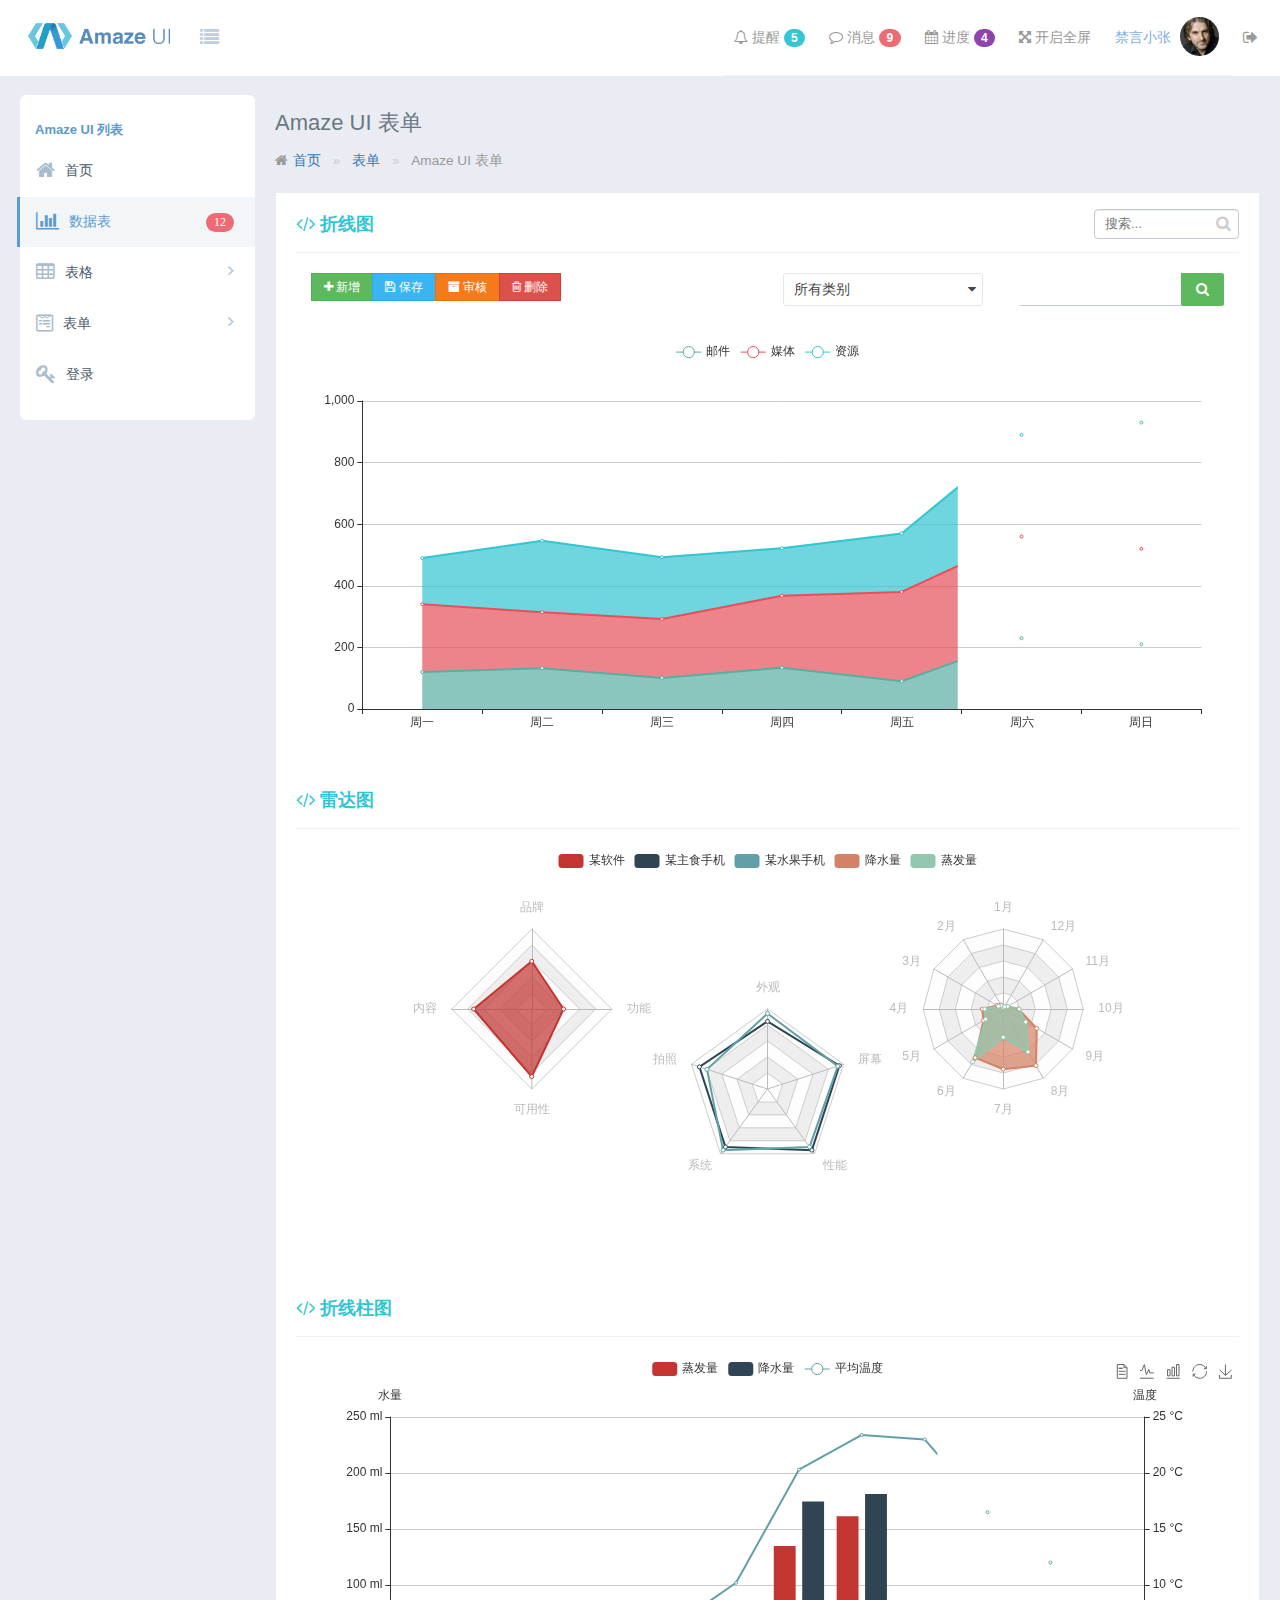
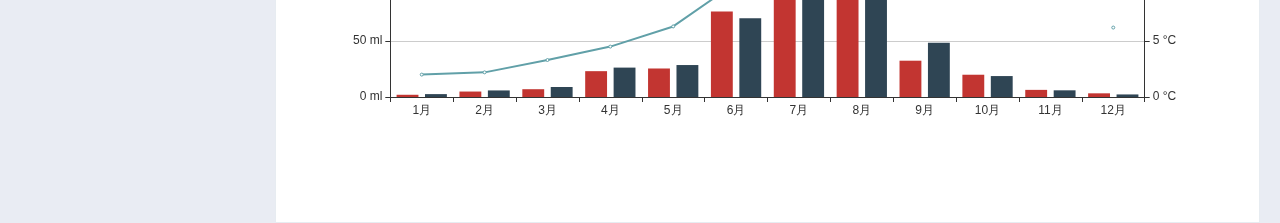
<file: mainManage/src/main/resources/html/chart.html>
<!doctype html>
<html>

<head>
    <meta charset="utf-8">
    <meta http-equiv="X-UA-Compatible" content="IE=edge">
    <title>Amaze UI Admin index Examples</title>
    <meta name="description" content="这是一个 index 页面">
    <meta name="keywords" content="index">
    <meta name="viewport" content="width=device-width, initial-scale=1">
    <meta name="renderer" content="webkit">
    <meta http-equiv="Cache-Control" content="no-siteapp" />
    <link rel="icon" type="image/png" href="../static/i/favicon.png">
    <link rel="apple-touch-icon-precomposed" href="../static/i/app-icon72x72@2x.png">
    <meta name="apple-mobile-web-app-title" content="Amaze UI" />
    <link rel="stylesheet" href="../static/css/amazeui.min.css" />
    <link rel="stylesheet" href="../static/css/admin.css">
    <link rel="stylesheet" href="../static/css/app.css">
    <script src="../static/js/echarts.min.js"></script>
</head>

<body data-type="chart">


    <header class="am-topbar am-topbar-inverse admin-header">
        <div class="am-topbar-brand">
            <a href="javascript:;" class="tpl-logo">
                <img src="../static/img/logo.png" alt="">
            </a>
        </div>
        <div class="am-icon-list tpl-header-nav-hover-ico am-fl am-margin-right">

        </div>

        <button class="am-topbar-btn am-topbar-toggle am-btn am-btn-sm am-btn-success am-show-sm-only" data-am-collapse="{target: '#topbar-collapse'}"><span class="am-sr-only">导航切换</span> <span class="am-icon-bars"></span></button>

        <div class="am-collapse am-topbar-collapse" id="topbar-collapse">

            <ul class="am-nav am-nav-pills am-topbar-nav am-topbar-right admin-header-list tpl-header-list">
                <li class="am-dropdown" data-am-dropdown data-am-dropdown-toggle>
                    <a class="am-dropdown-toggle tpl-header-list-link" href="javascript:;">
                        <span class="am-icon-bell-o"></span> 提醒 <span class="am-badge tpl-badge-success am-round">5</span></span>
                    </a>
                    <ul class="am-dropdown-content tpl-dropdown-content">
                        <li class="tpl-dropdown-content-external">
                            <h3>你有 <span class="tpl-color-success">5</span> 条提醒</h3><a href="###">全部</a></li>
                        <li class="tpl-dropdown-list-bdbc"><a href="#" class="tpl-dropdown-list-fl"><span class="am-icon-btn am-icon-plus tpl-dropdown-ico-btn-size tpl-badge-success"></span> 【预览模块】移动端 查看时 手机、电脑框隐藏。</a>
                            <span class="tpl-dropdown-list-fr">3小时前</span>
                        </li>
                        <li class="tpl-dropdown-list-bdbc"><a href="#" class="tpl-dropdown-list-fl"><span class="am-icon-btn am-icon-check tpl-dropdown-ico-btn-size tpl-badge-danger"></span> 移动端，导航条下边距处理</a>
                            <span class="tpl-dropdown-list-fr">15分钟前</span>
                        </li>
                        <li class="tpl-dropdown-list-bdbc"><a href="#" class="tpl-dropdown-list-fl"><span class="am-icon-btn am-icon-bell-o tpl-dropdown-ico-btn-size tpl-badge-warning"></span> 追加统计代码</a>
                            <span class="tpl-dropdown-list-fr">2天前</span>
                        </li>
                    </ul>
                </li>
                <li class="am-dropdown" data-am-dropdown data-am-dropdown-toggle>
                    <a class="am-dropdown-toggle tpl-header-list-link" href="javascript:;">
                        <span class="am-icon-comment-o"></span> 消息 <span class="am-badge tpl-badge-danger am-round">9</span></span>
                    </a>
                    <ul class="am-dropdown-content tpl-dropdown-content">
                        <li class="tpl-dropdown-content-external">
                            <h3>你有 <span class="tpl-color-danger">9</span> 条新消息</h3><a href="###">全部</a></li>
                        <li>
                            <a href="#" class="tpl-dropdown-content-message">
                                <span class="tpl-dropdown-content-photo">
                      <img src="../static/img/user02.png" alt=""> </span>
                                <span class="tpl-dropdown-content-subject">
                      <span class="tpl-dropdown-content-from"> 禁言小张 </span>
                                <span class="tpl-dropdown-content-time">10分钟前 </span>
                                </span>
                                <span class="tpl-dropdown-content-font"> Amaze UI 的诞生，依托于 GitHub 及其他技术社区上一些优秀的资源；Amaze UI 的成长，则离不开用户的支持。 </span>
                            </a>
                            <a href="#" class="tpl-dropdown-content-message">
                                <span class="tpl-dropdown-content-photo">
                      <img src="../static/img/user03.png" alt=""> </span>
                                <span class="tpl-dropdown-content-subject">
                      <span class="tpl-dropdown-content-from"> Steam </span>
                                <span class="tpl-dropdown-content-time">18分钟前</span>
                                </span>
                                <span class="tpl-dropdown-content-font"> 为了能最准确的传达所描述的问题， 建议你在反馈时附上演示，方便我们理解。 </span>
                            </a>
                        </li>

                    </ul>
                </li>
                <li class="am-dropdown" data-am-dropdown data-am-dropdown-toggle>
                    <a class="am-dropdown-toggle tpl-header-list-link" href="javascript:;">
                        <span class="am-icon-calendar"></span> 进度 <span class="am-badge tpl-badge-primary am-round">4</span></span>
                    </a>
                    <ul class="am-dropdown-content tpl-dropdown-content">
                        <li class="tpl-dropdown-content-external">
                            <h3>你有 <span class="tpl-color-primary">4</span> 个任务进度</h3><a href="###">全部</a></li>
                        <li>
                            <a href="javascript:;" class="tpl-dropdown-content-progress">
                                <span class="task">
                        <span class="desc">Amaze UI 用户中心 v1.2 </span>
                                <span class="percent">45%</span>
                                </span>
                                <span class="progress">
                        <div class="am-progress tpl-progress am-progress-striped"><div class="am-progress-bar am-progress-bar-success" style="width:45%"></div></div>
                    </span>
                            </a>
                        </li>
                        <li>
                            <a href="javascript:;" class="tpl-dropdown-content-progress">
                                <span class="task">
                        <span class="desc">新闻内容页 </span>
                                <span class="percent">30%</span>
                                </span>
                                <span class="progress">
                       <div class="am-progress tpl-progress am-progress-striped"><div class="am-progress-bar am-progress-bar-secondary" style="width:30%"></div></div>
                    </span>
                            </a>
                        </li>
                        <li>
                            <a href="javascript:;" class="tpl-dropdown-content-progress">
                                <span class="task">
                        <span class="desc">管理中心 </span>
                                <span class="percent">60%</span>
                                </span>
                                <span class="progress">
                        <div class="am-progress tpl-progress am-progress-striped"><div class="am-progress-bar am-progress-bar-warning" style="width:60%"></div></div>
                    </span>
                            </a>
                        </li>

                    </ul>
                </li>
                <li class="am-hide-sm-only"><a href="javascript:;" id="admin-fullscreen" class="tpl-header-list-link"><span class="am-icon-arrows-alt"></span> <span class="admin-fullText">开启全屏</span></a></li>

                <li class="am-dropdown" data-am-dropdown data-am-dropdown-toggle>
                    <a class="am-dropdown-toggle tpl-header-list-link" href="javascript:;">
                        <span class="tpl-header-list-user-nick">禁言小张</span><span class="tpl-header-list-user-ico"> <img src="../static/img/user01.png"></span>
                    </a>
                    <ul class="am-dropdown-content">
                        <li><a href="#"><span class="am-icon-bell-o"></span> 资料</a></li>
                        <li><a href="#"><span class="am-icon-cog"></span> 设置</a></li>
                        <li><a href="#"><span class="am-icon-power-off"></span> 退出</a></li>
                    </ul>
                </li>
                <li><a href="###" class="tpl-header-list-link"><span class="am-icon-sign-out tpl-header-list-ico-out-size"></span></a></li>
            </ul>
        </div>
    </header>







    <div class="tpl-page-container tpl-page-header-fixed">

        <div class="tpl-left-nav tpl-left-nav-hover">
            <div class="tpl-left-nav-title">
                Amaze UI 列表
            </div>
            <div class="tpl-left-nav-list">
                <ul class="tpl-left-nav-menu">
                    <li class="tpl-left-nav-item">
                        <a href="index.html" class="nav-link">
                            <i class="am-icon-home"></i>
                            <span>首页</span>
                        </a>
                    </li>
                    <li class="tpl-left-nav-item">
                        <a href="chart.html" class="nav-link tpl-left-nav-link-list active">
                            <i class="am-icon-bar-chart"></i>
                            <span>数据表</span>
                            <i class="tpl-left-nav-content tpl-badge-danger">
               12
             </i>
                        </a>
                    </li>

                    <li class="tpl-left-nav-item">
                        <a href="javascript:;" class="nav-link tpl-left-nav-link-list">
                            <i class="am-icon-table"></i>
                            <span>表格</span>
                            <i class="am-icon-angle-right tpl-left-nav-more-ico am-fr am-margin-right"></i>
                        </a>
                        <ul class="tpl-left-nav-sub-menu">
                            <li>
                                <a href="table-font-list.html">
                                    <i class="am-icon-angle-right"></i>
                                    <span>文字表格</span>
                                    <i class="am-icon-star tpl-left-nav-content-ico am-fr am-margin-right"></i>
                                </a>

                                <a href="table-images-list.html">
                                    <i class="am-icon-angle-right"></i>
                                    <span>图片表格</span>
                                    <i class="tpl-left-nav-content tpl-badge-success">
               18
             </i>

                                    <a href="form-news.html">
                                        <i class="am-icon-angle-right"></i>
                                        <span>消息列表</span>
                                        <i class="tpl-left-nav-content tpl-badge-primary">
               5
             </i>


                                        <a href="form-news-list.html">
                                            <i class="am-icon-angle-right"></i>
                                            <span>文字列表</span>

                                        </a>
                            </li>
                        </ul>
                    </li>

                    <li class="tpl-left-nav-item">
                        <a href="javascript:;" class="nav-link tpl-left-nav-link-list">
                            <i class="am-icon-wpforms"></i>
                            <span>表单</span>
                            <i class="am-icon-angle-right tpl-left-nav-more-ico am-fr am-margin-right"></i>
                        </a>
                        <ul class="tpl-left-nav-sub-menu">
                            <li>
                                <a href="form-amazeui.html">
                                    <i class="am-icon-angle-right"></i>
                                    <span>Amaze UI 表单</span>
                                    <i class="am-icon-star tpl-left-nav-content-ico am-fr am-margin-right"></i>
                                </a>

                                <a href="form-line.html">
                                    <i class="am-icon-angle-right"></i>
                                    <span>线条表单</span>
                                </a>
                            </li>
                        </ul>
                    </li>

                    <li class="tpl-left-nav-item">
                        <a href="login.html" class="nav-link tpl-left-nav-link-list">
                            <i class="am-icon-key"></i>
                            <span>登录</span>

                        </a>
                    </li>
                </ul>
            </div>
        </div>





        <div class="tpl-content-wrapper">
            <div class="tpl-content-page-title">
                Amaze UI 表单
            </div>
            <ol class="am-breadcrumb">
                <li><a href="#" class="am-icon-home">首页</a></li>
                <li><a href="#">表单</a></li>
                <li class="am-active">Amaze UI 表单</li>
            </ol>
            <div class="tpl-portlet-components">
                <div class="portlet-title">
                    <div class="caption font-green bold">
                        <span class="am-icon-code"></span> 折线图
                    </div>
                    <div class="tpl-portlet-input tpl-fz-ml">
                        <div class="portlet-input input-small input-inline">
                            <div class="input-icon right">
                                <i class="am-icon-search"></i>
                                <input type="text" class="form-control form-control-solid" placeholder="搜索..."> </div>
                        </div>
                    </div>


                </div>
                <div class="tpl-block">
                    <div class="am-g">
                        <div class="am-u-sm-12 am-u-md-6">
                            <div class="am-btn-toolbar">
                                <div class="am-btn-group am-btn-group-xs">
                                    <button type="button" class="am-btn am-btn-default am-btn-success"><span class="am-icon-plus"></span> 新增</button>
                                    <button type="button" class="am-btn am-btn-default am-btn-secondary"><span class="am-icon-save"></span> 保存</button>
                                    <button type="button" class="am-btn am-btn-default am-btn-warning"><span class="am-icon-archive"></span> 审核</button>
                                    <button type="button" class="am-btn am-btn-default am-btn-danger"><span class="am-icon-trash-o"></span> 删除</button>
                                </div>
                            </div>
                        </div>
                        <div class="am-u-sm-12 am-u-md-3">
                            <div class="am-form-group">
                                <select data-am-selected="{btnSize: 'sm'}">
              <option value="option1">所有类别</option>
              <option value="option2">IT业界</option>
              <option value="option3">数码产品</option>
              <option value="option3">笔记本电脑</option>
              <option value="option3">平板电脑</option>
              <option value="option3">只能手机</option>
              <option value="option3">超极本</option>
            </select>
                            </div>
                        </div>
                        <div class="am-u-sm-12 am-u-md-3">
                            <div class="am-input-group am-input-group-sm">
                                <input type="text" class="am-form-field">
                                <span class="am-input-group-btn">
            <button class="am-btn  am-btn-default am-btn-success tpl-am-btn-success am-icon-search" type="button"></button>
          </span>
                            </div>
                        </div>
                    </div>


                    <!--此部分数据请在 js文件夹下中的 app.js 中的 “百度图表A” 处修改数据 插件使用的是 百度echarts-->
                    <div class="tpl-echarts tpl-chart-mb" id="tpl-echarts-A">

                    </div>
                    <div class="portlet-title">
                        <div class="caption font-green bold">
                            <span class="am-icon-code"></span> 雷达图
                        </div>
                    </div>
                    <div class="tpl-echarts tpl-chart-mb" id="tpl-echarts-B">

                    </div>

                    <div class="portlet-title">
                        <div class="caption font-green bold">
                            <span class="am-icon-code"></span> 折线柱图
                        </div>
                    </div>
                    <div class="tpl-echarts tpl-chart-mb" id="tpl-echarts-C">

                    </div>
                </div>

            </div>










        </div>

    </div>


    <script src="../static/js/jquery.min.js"></script>
    <script src="../static/js/amazeui.min.js"></script>
    <script src="../static/js/app.js"></script>
</body>

</html>
</file>
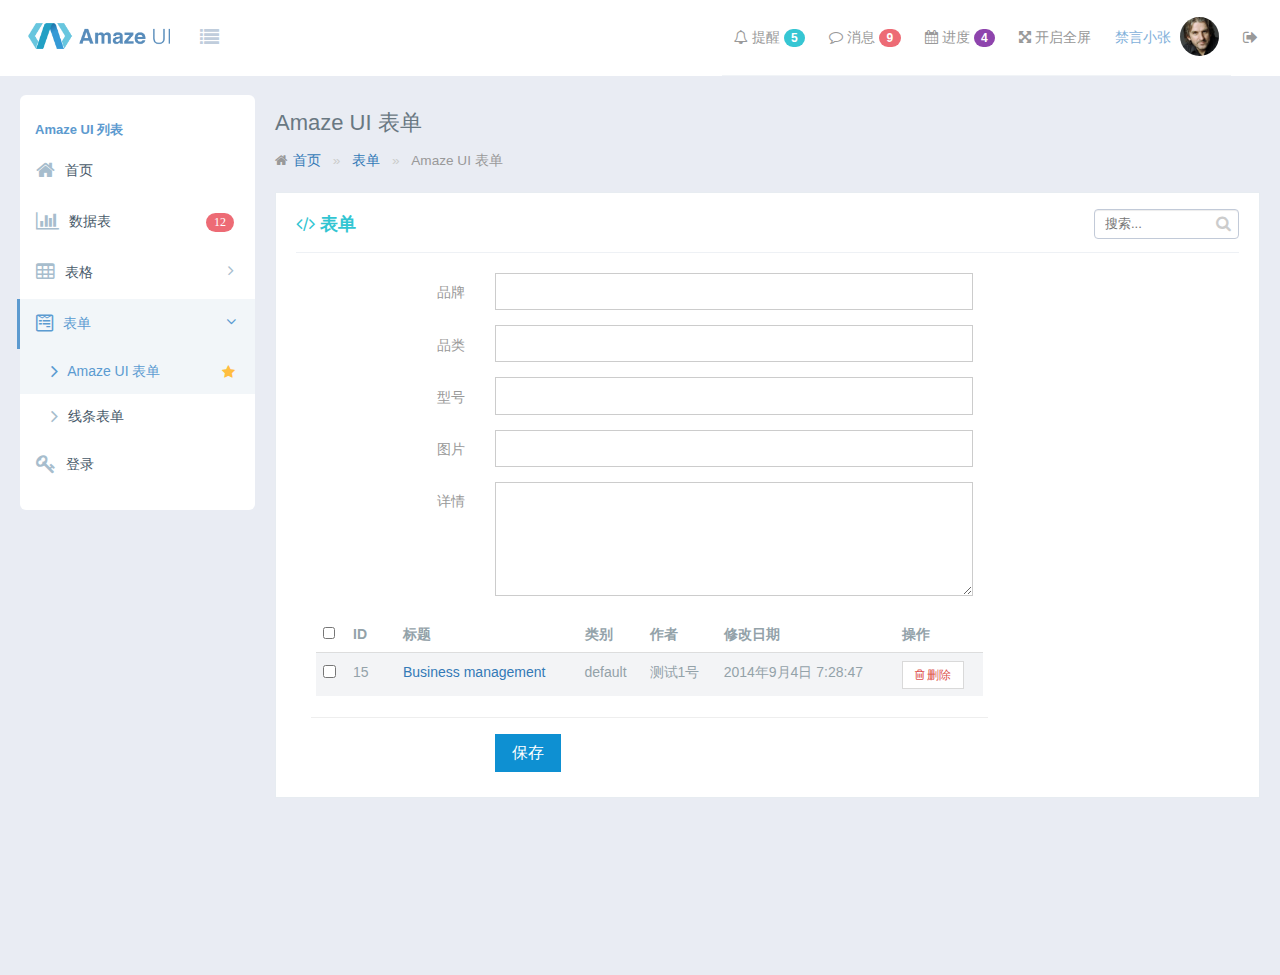
<file: mainManage/src/main/resources/html/commodityAdd.html>
<!doctype html>
<html>

<head>
    <meta charset="utf-8">
    <meta http-equiv="X-UA-Compatible" content="IE=edge">
    <title>Amaze UI Admin index Examples</title>
    <meta name="description" content="这是一个 index 页面">
    <meta name="keywords" content="index">
    <meta name="viewport" content="width=device-width, initial-scale=1">
    <meta name="renderer" content="webkit">
    <meta http-equiv="Cache-Control" content="no-siteapp" />
    <link rel="icon" type="image/png" href="../static/i/favicon.png">
    <link rel="apple-touch-icon-precomposed" href="../static/i/app-icon72x72@2x.png">
    <meta name="apple-mobile-web-app-title" content="Amaze UI" />
    <link rel="stylesheet" href="../static/css/amazeui.min.css" />
    <link rel="stylesheet" href="../static/css/admin.css">
    <link rel="stylesheet" href="../static/css/app.css">
</head>

<body data-type="generalComponents">


    <header class="am-topbar am-topbar-inverse admin-header">
        <div class="am-topbar-brand">
            <a href="javascript:;" class="tpl-logo">
                <img src="../static/img/logo.png" alt="">
            </a>
        </div>
        <div class="am-icon-list tpl-header-nav-hover-ico am-fl am-margin-right">

        </div>

        <button class="am-topbar-btn am-topbar-toggle am-btn am-btn-sm am-btn-success am-show-sm-only" data-am-collapse="{target: '#topbar-collapse'}"><span class="am-sr-only">导航切换</span> <span class="am-icon-bars"></span></button>

        <div class="am-collapse am-topbar-collapse" id="topbar-collapse">

            <ul class="am-nav am-nav-pills am-topbar-nav am-topbar-right admin-header-list tpl-header-list">
                <li class="am-dropdown" data-am-dropdown data-am-dropdown-toggle>
                    <a class="am-dropdown-toggle tpl-header-list-link" href="javascript:;">
                        <span class="am-icon-bell-o"></span> 提醒 <span class="am-badge tpl-badge-success am-round">5</span></span>
                    </a>
                    <ul class="am-dropdown-content tpl-dropdown-content">
                        <li class="tpl-dropdown-content-external">
                            <h3>你有 <span class="tpl-color-success">5</span> 条提醒</h3><a href="###">全部</a></li>
                        <li class="tpl-dropdown-list-bdbc"><a href="#" class="tpl-dropdown-list-fl"><span class="am-icon-btn am-icon-plus tpl-dropdown-ico-btn-size tpl-badge-success"></span> 【预览模块】移动端 查看时 手机、电脑框隐藏。</a>
                            <span class="tpl-dropdown-list-fr">3小时前</span>
                        </li>
                        <li class="tpl-dropdown-list-bdbc"><a href="#" class="tpl-dropdown-list-fl"><span class="am-icon-btn am-icon-check tpl-dropdown-ico-btn-size tpl-badge-danger"></span> 移动端，导航条下边距处理</a>
                            <span class="tpl-dropdown-list-fr">15分钟前</span>
                        </li>
                        <li class="tpl-dropdown-list-bdbc"><a href="#" class="tpl-dropdown-list-fl"><span class="am-icon-btn am-icon-bell-o tpl-dropdown-ico-btn-size tpl-badge-warning"></span> 追加统计代码</a>
                            <span class="tpl-dropdown-list-fr">2天前</span>
                        </li>
                    </ul>
                </li>
                <li class="am-dropdown" data-am-dropdown data-am-dropdown-toggle>
                    <a class="am-dropdown-toggle tpl-header-list-link" href="javascript:;">
                        <span class="am-icon-comment-o"></span> 消息 <span class="am-badge tpl-badge-danger am-round">9</span></span>
                    </a>
                    <ul class="am-dropdown-content tpl-dropdown-content">
                        <li class="tpl-dropdown-content-external">
                            <h3>你有 <span class="tpl-color-danger">9</span> 条新消息</h3><a href="###">全部</a></li>
                        <li>
                            <a href="#" class="tpl-dropdown-content-message">
                                <span class="tpl-dropdown-content-photo">
                      <img src="../static/img/user02.png" alt=""> </span>
                                <span class="tpl-dropdown-content-subject">
                      <span class="tpl-dropdown-content-from"> 禁言小张 </span>
                                <span class="tpl-dropdown-content-time">10分钟前 </span>
                                </span>
                                <span class="tpl-dropdown-content-font"> Amaze UI 的诞生，依托于 GitHub 及其他技术社区上一些优秀的资源；Amaze UI 的成长，则离不开用户的支持。 </span>
                            </a>
                            <a href="#" class="tpl-dropdown-content-message">
                                <span class="tpl-dropdown-content-photo">
                      <img src="../static/img/user03.png" alt=""> </span>
                                <span class="tpl-dropdown-content-subject">
                      <span class="tpl-dropdown-content-from"> Steam </span>
                                <span class="tpl-dropdown-content-time">18分钟前</span>
                                </span>
                                <span class="tpl-dropdown-content-font"> 为了能最准确的传达所描述的问题， 建议你在反馈时附上演示，方便我们理解。 </span>
                            </a>
                        </li>
                    </ul>
                </li>
                <li class="am-dropdown" data-am-dropdown data-am-dropdown-toggle>
                    <a class="am-dropdown-toggle tpl-header-list-link" href="javascript:;">
                        <span class="am-icon-calendar"></span> 进度 <span class="am-badge tpl-badge-primary am-round">4</span></span>
                    </a>
                    <ul class="am-dropdown-content tpl-dropdown-content">
                        <li class="tpl-dropdown-content-external">
                            <h3>你有 <span class="tpl-color-primary">4</span> 个任务进度</h3><a href="###">全部</a></li>
                        <li>
                            <a href="javascript:;" class="tpl-dropdown-content-progress">
                                <span class="task">
                        <span class="desc">Amaze UI 用户中心 v1.2 </span>
                                <span class="percent">45%</span>
                                </span>
                                <span class="progress">
                        <div class="am-progress tpl-progress am-progress-striped"><div class="am-progress-bar am-progress-bar-success" style="width:45%"></div></div>
                    </span>
                            </a>
                        </li>
                        <li>
                            <a href="javascript:;" class="tpl-dropdown-content-progress">
                                <span class="task">
                        <span class="desc">新闻内容页 </span>
                                <span class="percent">30%</span>
                                </span>
                                <span class="progress">
                       <div class="am-progress tpl-progress am-progress-striped"><div class="am-progress-bar am-progress-bar-secondary" style="width:30%"></div></div>
                    </span>
                            </a>
                        </li>
                        <li>
                            <a href="javascript:;" class="tpl-dropdown-content-progress">
                                <span class="task">
                        <span class="desc">管理中心 </span>
                                <span class="percent">60%</span>
                                </span>
                                <span class="progress">
                        <div class="am-progress tpl-progress am-progress-striped"><div class="am-progress-bar am-progress-bar-warning" style="width:60%"></div></div>
                    </span>
                            </a>
                        </li>

                    </ul>
                </li>
                <li class="am-hide-sm-only"><a href="javascript:;" id="admin-fullscreen" class="tpl-header-list-link"><span class="am-icon-arrows-alt"></span> <span class="admin-fullText">开启全屏</span></a></li>

                <li class="am-dropdown" data-am-dropdown data-am-dropdown-toggle>
                    <a class="am-dropdown-toggle tpl-header-list-link" href="javascript:;">
                        <span class="tpl-header-list-user-nick">禁言小张</span><span class="tpl-header-list-user-ico"> <img src="../static/img/user01.png"></span>
                    </a>
                    <ul class="am-dropdown-content">
                        <li><a href="#"><span class="am-icon-bell-o"></span> 资料</a></li>
                        <li><a href="#"><span class="am-icon-cog"></span> 设置</a></li>
                        <li><a href="#"><span class="am-icon-power-off"></span> 退出</a></li>
                    </ul>
                </li>
                <li><a href="###" class="tpl-header-list-link"><span class="am-icon-sign-out tpl-header-list-ico-out-size"></span></a></li>
            </ul>
        </div>
    </header>







    <div class="tpl-page-container tpl-page-header-fixed">
        <div class="tpl-left-nav tpl-left-nav-hover">
            <div class="tpl-left-nav-title">
                Amaze UI 列表
            </div>
            <div class="tpl-left-nav-list">
                <ul class="tpl-left-nav-menu">
                    <li class="tpl-left-nav-item">
                        <a href="index.html" class="nav-link">
                            <i class="am-icon-home"></i>
                            <span>首页</span>
                        </a>
                    </li>
                    <li class="tpl-left-nav-item">
                        <a href="chart.html" class="nav-link tpl-left-nav-link-list">
                            <i class="am-icon-bar-chart"></i>
                            <span>数据表</span>
                            <i class="tpl-left-nav-content tpl-badge-danger">
               12
             </i>
                        </a>
                    </li>

                    <li class="tpl-left-nav-item">
                        <a href="javascript:;" class="nav-link tpl-left-nav-link-list">
                            <i class="am-icon-table"></i>
                            <span>表格</span>
                            <i class="am-icon-angle-right tpl-left-nav-more-ico am-fr am-margin-right"></i>
                        </a>
                        <ul class="tpl-left-nav-sub-menu">
                            <li>
                                <a href="table-font-list.html">
                                    <i class="am-icon-angle-right"></i>
                                    <span>文字表格</span>
                                    <i class="am-icon-star tpl-left-nav-content-ico am-fr am-margin-right"></i>
                                </a>

                                <a href="table-images-list.html">
                                    <i class="am-icon-angle-right"></i>
                                    <span>图片表格</span>
                                    <i class="tpl-left-nav-content tpl-badge-success">
               18
             </i>

                                    <a href="form-news.html">
                                        <i class="am-icon-angle-right"></i>
                                        <span>消息列表</span>
                                        <i class="tpl-left-nav-content tpl-badge-primary">
               5
             </i>


                                        <a href="form-news-list.html">
                                            <i class="am-icon-angle-right"></i>
                                            <span>文字列表</span>

                                        </a>
                            </li>
                        </ul>
                    </li>

                    <li class="tpl-left-nav-item">
                        <!-- 打开状态 a 标签添加 active 即可   -->
                        <a href="javascript:;" class="nav-link tpl-left-nav-link-list active">
                            <i class="am-icon-wpforms"></i>
                            <span>表单</span>
                            <!-- 列表打开状态的i标签添加 tpl-left-nav-more-ico-rotate 图表即90°旋转  -->
                            <i class="am-icon-angle-right tpl-left-nav-more-ico am-fr am-margin-right tpl-left-nav-more-ico-rotate"></i>
                        </a>
                        <!-- 打开状态 添加 display:block-->
                        <ul class="tpl-left-nav-sub-menu" style="display: block;">
                            <li>
                                <!-- 打开状态 a 标签添加 active 即可   -->
                                <a href="form-amazeui.html" class="active">
                                    <i class="am-icon-angle-right"></i>
                                    <span>Amaze UI 表单</span>
                                    <i class="am-icon-star tpl-left-nav-content-ico am-fr am-margin-right"></i>
                                </a>

                                <a href="form-line.html">
                                    <i class="am-icon-angle-right"></i>
                                    <span>线条表单</span>
                                </a>
                            </li>
                        </ul>
                    </li>

                    <li class="tpl-left-nav-item">
                        <a href="login.html" class="nav-link tpl-left-nav-link-list">
                            <i class="am-icon-key"></i>
                            <span>登录</span>

                        </a>
                    </li>
                </ul>
            </div>
        </div>





        <div class="tpl-content-wrapper">
            <div class="tpl-content-page-title">
                Amaze UI 表单
            </div>
            <ol class="am-breadcrumb">
                <li><a href="#" class="am-icon-home">首页</a></li>
                <li><a href="#">表单</a></li>
                <li class="am-active">Amaze UI 表单</li>
            </ol>
            <div class="tpl-portlet-components">
                <div class="portlet-title">
                    <div class="caption font-green bold">
                        <span class="am-icon-code"></span> 表单
                    </div>
                    <div class="tpl-portlet-input tpl-fz-ml">
                        <div class="portlet-input input-small input-inline">
                            <div class="input-icon right">
                                <i class="am-icon-search"></i>
                                <input type="text" class="form-control form-control-solid" placeholder="搜索..."> </div>
                        </div>
                    </div>


                </div>
                <div class="tpl-block ">

                    <div class="am-g tpl-amazeui-form">


                        <div class="am-u-sm-12 am-u-md-9">
                            <form class="am-form am-form-horizontal">
                                <div class="am-form-group">
                                    <label for="user-name" class="am-u-sm-3 am-form-label">品牌</label>
                                    <div class="am-u-sm-9">
                                        <input type="text" id="user-name" placeholder="">
                                    </div>
                                </div>

                                <div class="am-form-group">
                                    <label for="user-email" class="am-u-sm-3 am-form-label">品类</label>
                                    <div class="am-u-sm-9">
                                        <input type="text" id="user-email" placeholder="">
                                    </div>
                                </div>

                                <div class="am-form-group">
                                    <label for="user-phone" class="am-u-sm-3 am-form-label">型号</label>
                                    <div class="am-u-sm-9">
                                        <input type="text" id="user-phone" placeholder="">
                                    </div>
                                </div>

                                <div class="am-form-group">
                                    <label for="user-QQ" class="am-u-sm-3 am-form-label">图片</label>
                                    <div class="am-u-sm-9">
                                        <input type="text"  id="user-QQ" placeholder="">
                                    </div>
                                </div>

                                <div class="am-form-group">
                                    <label for="user-intro" class="am-u-sm-3 am-form-label">详情</label>
                                    <div class="am-u-sm-9">
                                        <textarea class="" rows="5" id="user-intro" placeholder=""></textarea>
                                    </div>
                                </div>

                                <div class="am-g">
                                    <div class="am-u-sm-12">
                                        <form class="am-form">
                                            <table class="am-table am-table-striped am-table-hover table-main">
                                                <thead>
                                                <tr>
                                                    <th class="table-check"><input type="checkbox" class="tpl-table-fz-check"></th>
                                                    <th class="table-id">ID</th>
                                                    <th class="table-title">标题</th>
                                                    <th class="table-type">类别</th>
                                                    <th class="table-author am-hide-sm-only">作者</th>
                                                    <th class="table-date am-hide-sm-only">修改日期</th>
                                                    <th class="table-set">操作</th>
                                                </tr>
                                                </thead>
                                                <tbody>
                                                <tr>
                                                    <td><input type="checkbox"></td>
                                                    <td>15</td>
                                                    <td><a href="#">Business management</a></td>
                                                    <td>default</td>
                                                    <td class="am-hide-sm-only">测试1号</td>
                                                    <td class="am-hide-sm-only">2014年9月4日 7:28:47</td>
                                                    <td>
                                                        <div class="am-btn-toolbar">
                                                            <div class="am-btn-group am-btn-group-xs">
                                                                <button class="am-btn am-btn-default am-btn-xs am-text-danger am-hide-sm-only"><span class="am-icon-trash-o"></span> 删除</button>
                                                            </div>
                                                        </div>
                                                    </td>
                                                </tr>
                                                </tbody>
                                            </table>
                                            <hr>

                                        </form>
                                    </div>

                                </div>


                                <div class="am-form-group">
                                    <div class="am-u-sm-9 am-u-sm-push-3">
                                        <button type="button" class="am-btn am-btn-primary">保存</button>
                                    </div>
                                </div>
                            </form>
                        </div>
                    </div>
                </div>

            </div>










        </div>

    </div>


    <script src="../static/js/jquery.min.js"></script>
    <script src="../static/js/amazeui.min.js"></script>
    <script src="../static/js/app.js"></script>
</body>

</html>
</file>
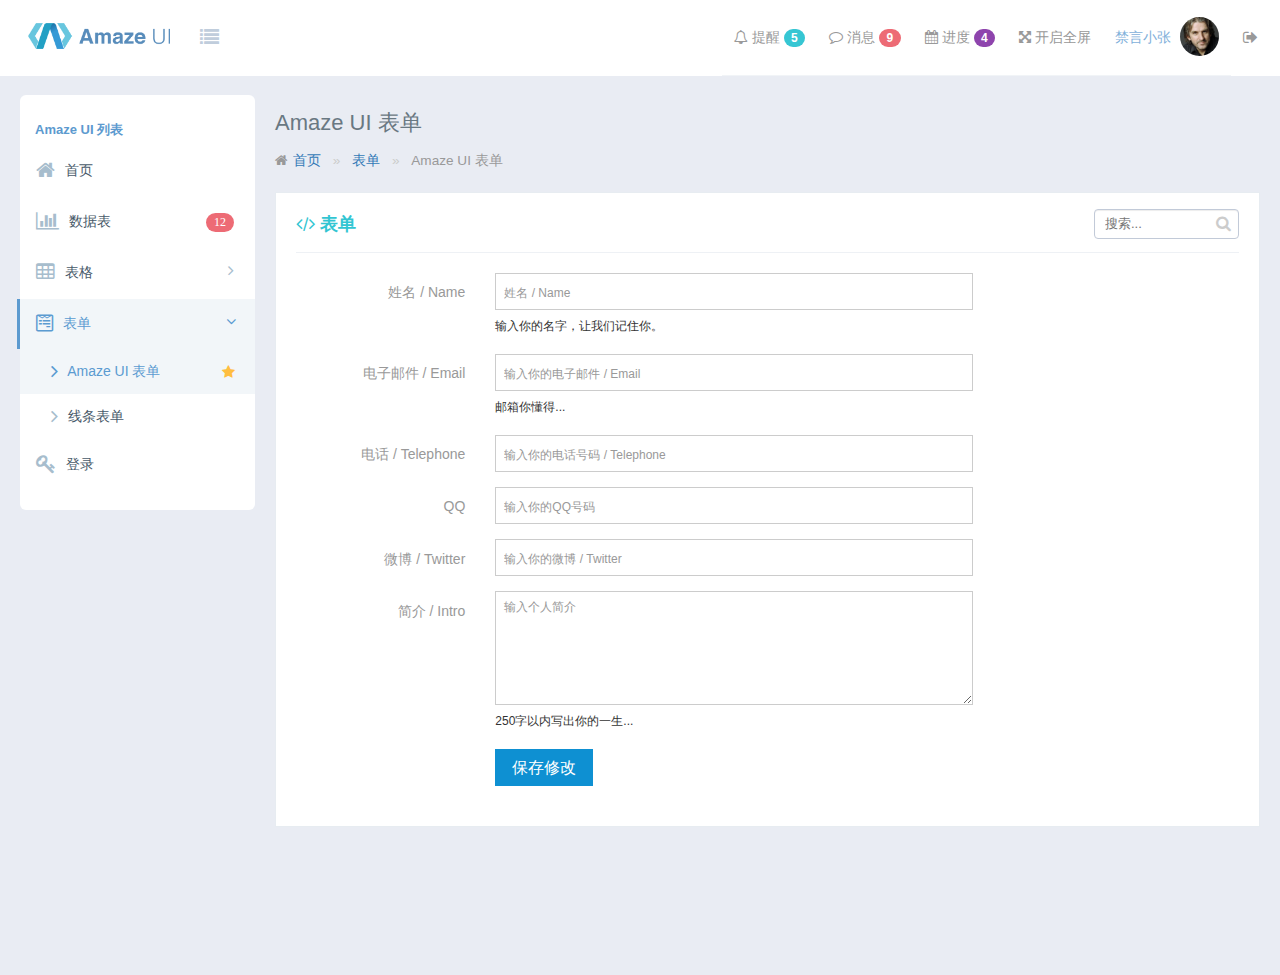
<file: mainManage/src/main/resources/html/form-amazeui.html>
<!doctype html>
<html>

<head>
    <meta charset="utf-8">
    <meta http-equiv="X-UA-Compatible" content="IE=edge">
    <title>Amaze UI Admin index Examples</title>
    <meta name="description" content="这是一个 index 页面">
    <meta name="keywords" content="index">
    <meta name="viewport" content="width=device-width, initial-scale=1">
    <meta name="renderer" content="webkit">
    <meta http-equiv="Cache-Control" content="no-siteapp" />
    <link rel="icon" type="image/png" href="../static/i/favicon.png">
    <link rel="apple-touch-icon-precomposed" href="../static/i/app-icon72x72@2x.png">
    <meta name="apple-mobile-web-app-title" content="Amaze UI" />
    <link rel="stylesheet" href="../static/css/amazeui.min.css" />
    <link rel="stylesheet" href="../static/css/admin.css">
    <link rel="stylesheet" href="../static/css/app.css">
</head>

<body data-type="generalComponents">


    <header class="am-topbar am-topbar-inverse admin-header">
        <div class="am-topbar-brand">
            <a href="javascript:;" class="tpl-logo">
                <img src="../static/img/logo.png" alt="">
            </a>
        </div>
        <div class="am-icon-list tpl-header-nav-hover-ico am-fl am-margin-right">

        </div>

        <button class="am-topbar-btn am-topbar-toggle am-btn am-btn-sm am-btn-success am-show-sm-only" data-am-collapse="{target: '#topbar-collapse'}"><span class="am-sr-only">导航切换</span> <span class="am-icon-bars"></span></button>

        <div class="am-collapse am-topbar-collapse" id="topbar-collapse">

            <ul class="am-nav am-nav-pills am-topbar-nav am-topbar-right admin-header-list tpl-header-list">
                <li class="am-dropdown" data-am-dropdown data-am-dropdown-toggle>
                    <a class="am-dropdown-toggle tpl-header-list-link" href="javascript:;">
                        <span class="am-icon-bell-o"></span> 提醒 <span class="am-badge tpl-badge-success am-round">5</span></span>
                    </a>
                    <ul class="am-dropdown-content tpl-dropdown-content">
                        <li class="tpl-dropdown-content-external">
                            <h3>你有 <span class="tpl-color-success">5</span> 条提醒</h3><a href="###">全部</a></li>
                        <li class="tpl-dropdown-list-bdbc"><a href="#" class="tpl-dropdown-list-fl"><span class="am-icon-btn am-icon-plus tpl-dropdown-ico-btn-size tpl-badge-success"></span> 【预览模块】移动端 查看时 手机、电脑框隐藏。</a>
                            <span class="tpl-dropdown-list-fr">3小时前</span>
                        </li>
                        <li class="tpl-dropdown-list-bdbc"><a href="#" class="tpl-dropdown-list-fl"><span class="am-icon-btn am-icon-check tpl-dropdown-ico-btn-size tpl-badge-danger"></span> 移动端，导航条下边距处理</a>
                            <span class="tpl-dropdown-list-fr">15分钟前</span>
                        </li>
                        <li class="tpl-dropdown-list-bdbc"><a href="#" class="tpl-dropdown-list-fl"><span class="am-icon-btn am-icon-bell-o tpl-dropdown-ico-btn-size tpl-badge-warning"></span> 追加统计代码</a>
                            <span class="tpl-dropdown-list-fr">2天前</span>
                        </li>
                    </ul>
                </li>
                <li class="am-dropdown" data-am-dropdown data-am-dropdown-toggle>
                    <a class="am-dropdown-toggle tpl-header-list-link" href="javascript:;">
                        <span class="am-icon-comment-o"></span> 消息 <span class="am-badge tpl-badge-danger am-round">9</span></span>
                    </a>
                    <ul class="am-dropdown-content tpl-dropdown-content">
                        <li class="tpl-dropdown-content-external">
                            <h3>你有 <span class="tpl-color-danger">9</span> 条新消息</h3><a href="###">全部</a></li>
                        <li>
                            <a href="#" class="tpl-dropdown-content-message">
                                <span class="tpl-dropdown-content-photo">
                      <img src="../static/img/user02.png" alt=""> </span>
                                <span class="tpl-dropdown-content-subject">
                      <span class="tpl-dropdown-content-from"> 禁言小张 </span>
                                <span class="tpl-dropdown-content-time">10分钟前 </span>
                                </span>
                                <span class="tpl-dropdown-content-font"> Amaze UI 的诞生，依托于 GitHub 及其他技术社区上一些优秀的资源；Amaze UI 的成长，则离不开用户的支持。 </span>
                            </a>
                            <a href="#" class="tpl-dropdown-content-message">
                                <span class="tpl-dropdown-content-photo">
                      <img src="../static/img/user03.png" alt=""> </span>
                                <span class="tpl-dropdown-content-subject">
                      <span class="tpl-dropdown-content-from"> Steam </span>
                                <span class="tpl-dropdown-content-time">18分钟前</span>
                                </span>
                                <span class="tpl-dropdown-content-font"> 为了能最准确的传达所描述的问题， 建议你在反馈时附上演示，方便我们理解。 </span>
                            </a>
                        </li>
                    </ul>
                </li>
                <li class="am-dropdown" data-am-dropdown data-am-dropdown-toggle>
                    <a class="am-dropdown-toggle tpl-header-list-link" href="javascript:;">
                        <span class="am-icon-calendar"></span> 进度 <span class="am-badge tpl-badge-primary am-round">4</span></span>
                    </a>
                    <ul class="am-dropdown-content tpl-dropdown-content">
                        <li class="tpl-dropdown-content-external">
                            <h3>你有 <span class="tpl-color-primary">4</span> 个任务进度</h3><a href="###">全部</a></li>
                        <li>
                            <a href="javascript:;" class="tpl-dropdown-content-progress">
                                <span class="task">
                        <span class="desc">Amaze UI 用户中心 v1.2 </span>
                                <span class="percent">45%</span>
                                </span>
                                <span class="progress">
                        <div class="am-progress tpl-progress am-progress-striped"><div class="am-progress-bar am-progress-bar-success" style="width:45%"></div></div>
                    </span>
                            </a>
                        </li>
                        <li>
                            <a href="javascript:;" class="tpl-dropdown-content-progress">
                                <span class="task">
                        <span class="desc">新闻内容页 </span>
                                <span class="percent">30%</span>
                                </span>
                                <span class="progress">
                       <div class="am-progress tpl-progress am-progress-striped"><div class="am-progress-bar am-progress-bar-secondary" style="width:30%"></div></div>
                    </span>
                            </a>
                        </li>
                        <li>
                            <a href="javascript:;" class="tpl-dropdown-content-progress">
                                <span class="task">
                        <span class="desc">管理中心 </span>
                                <span class="percent">60%</span>
                                </span>
                                <span class="progress">
                        <div class="am-progress tpl-progress am-progress-striped"><div class="am-progress-bar am-progress-bar-warning" style="width:60%"></div></div>
                    </span>
                            </a>
                        </li>

                    </ul>
                </li>
                <li class="am-hide-sm-only"><a href="javascript:;" id="admin-fullscreen" class="tpl-header-list-link"><span class="am-icon-arrows-alt"></span> <span class="admin-fullText">开启全屏</span></a></li>

                <li class="am-dropdown" data-am-dropdown data-am-dropdown-toggle>
                    <a class="am-dropdown-toggle tpl-header-list-link" href="javascript:;">
                        <span class="tpl-header-list-user-nick">禁言小张</span><span class="tpl-header-list-user-ico"> <img src="../static/img/user01.png"></span>
                    </a>
                    <ul class="am-dropdown-content">
                        <li><a href="#"><span class="am-icon-bell-o"></span> 资料</a></li>
                        <li><a href="#"><span class="am-icon-cog"></span> 设置</a></li>
                        <li><a href="#"><span class="am-icon-power-off"></span> 退出</a></li>
                    </ul>
                </li>
                <li><a href="###" class="tpl-header-list-link"><span class="am-icon-sign-out tpl-header-list-ico-out-size"></span></a></li>
            </ul>
        </div>
    </header>







    <div class="tpl-page-container tpl-page-header-fixed">
        <div class="tpl-left-nav tpl-left-nav-hover">
            <div class="tpl-left-nav-title">
                Amaze UI 列表
            </div>
            <div class="tpl-left-nav-list">
                <ul class="tpl-left-nav-menu">
                    <li class="tpl-left-nav-item">
                        <a href="index.html" class="nav-link">
                            <i class="am-icon-home"></i>
                            <span>首页</span>
                        </a>
                    </li>
                    <li class="tpl-left-nav-item">
                        <a href="chart.html" class="nav-link tpl-left-nav-link-list">
                            <i class="am-icon-bar-chart"></i>
                            <span>数据表</span>
                            <i class="tpl-left-nav-content tpl-badge-danger">
               12
             </i>
                        </a>
                    </li>

                    <li class="tpl-left-nav-item">
                        <a href="javascript:;" class="nav-link tpl-left-nav-link-list">
                            <i class="am-icon-table"></i>
                            <span>表格</span>
                            <i class="am-icon-angle-right tpl-left-nav-more-ico am-fr am-margin-right"></i>
                        </a>
                        <ul class="tpl-left-nav-sub-menu">
                            <li>
                                <a href="table-font-list.html">
                                    <i class="am-icon-angle-right"></i>
                                    <span>文字表格</span>
                                    <i class="am-icon-star tpl-left-nav-content-ico am-fr am-margin-right"></i>
                                </a>

                                <a href="table-images-list.html">
                                    <i class="am-icon-angle-right"></i>
                                    <span>图片表格</span>
                                    <i class="tpl-left-nav-content tpl-badge-success">
               18
             </i>

                                    <a href="form-news.html">
                                        <i class="am-icon-angle-right"></i>
                                        <span>消息列表</span>
                                        <i class="tpl-left-nav-content tpl-badge-primary">
               5
             </i>


                                        <a href="form-news-list.html">
                                            <i class="am-icon-angle-right"></i>
                                            <span>文字列表</span>

                                        </a>
                            </li>
                        </ul>
                    </li>

                    <li class="tpl-left-nav-item">
                        <!-- 打开状态 a 标签添加 active 即可   -->
                        <a href="javascript:;" class="nav-link tpl-left-nav-link-list active">
                            <i class="am-icon-wpforms"></i>
                            <span>表单</span>
                            <!-- 列表打开状态的i标签添加 tpl-left-nav-more-ico-rotate 图表即90°旋转  -->
                            <i class="am-icon-angle-right tpl-left-nav-more-ico am-fr am-margin-right tpl-left-nav-more-ico-rotate"></i>
                        </a>
                        <!-- 打开状态 添加 display:block-->
                        <ul class="tpl-left-nav-sub-menu" style="display: block;">
                            <li>
                                <!-- 打开状态 a 标签添加 active 即可   -->
                                <a href="form-amazeui.html" class="active">
                                    <i class="am-icon-angle-right"></i>
                                    <span>Amaze UI 表单</span>
                                    <i class="am-icon-star tpl-left-nav-content-ico am-fr am-margin-right"></i>
                                </a>

                                <a href="form-line.html">
                                    <i class="am-icon-angle-right"></i>
                                    <span>线条表单</span>
                                </a>
                            </li>
                        </ul>
                    </li>

                    <li class="tpl-left-nav-item">
                        <a href="login.html" class="nav-link tpl-left-nav-link-list">
                            <i class="am-icon-key"></i>
                            <span>登录</span>

                        </a>
                    </li>
                </ul>
            </div>
        </div>





        <div class="tpl-content-wrapper">
            <div class="tpl-content-page-title">
                Amaze UI 表单
            </div>
            <ol class="am-breadcrumb">
                <li><a href="#" class="am-icon-home">首页</a></li>
                <li><a href="#">表单</a></li>
                <li class="am-active">Amaze UI 表单</li>
            </ol>
            <div class="tpl-portlet-components">
                <div class="portlet-title">
                    <div class="caption font-green bold">
                        <span class="am-icon-code"></span> 表单
                    </div>
                    <div class="tpl-portlet-input tpl-fz-ml">
                        <div class="portlet-input input-small input-inline">
                            <div class="input-icon right">
                                <i class="am-icon-search"></i>
                                <input type="text" class="form-control form-control-solid" placeholder="搜索..."> </div>
                        </div>
                    </div>


                </div>
                <div class="tpl-block ">

                    <div class="am-g tpl-amazeui-form">


                        <div class="am-u-sm-12 am-u-md-9">
                            <form class="am-form am-form-horizontal">
                                <div class="am-form-group">
                                    <label for="user-name" class="am-u-sm-3 am-form-label">姓名 / Name</label>
                                    <div class="am-u-sm-9">
                                        <input type="text" id="user-name" placeholder="姓名 / Name">
                                        <small>输入你的名字，让我们记住你。</small>
                                    </div>
                                </div>

                                <div class="am-form-group">
                                    <label for="user-email" class="am-u-sm-3 am-form-label">电子邮件 / Email</label>
                                    <div class="am-u-sm-9">
                                        <input type="email" id="user-email" placeholder="输入你的电子邮件 / Email">
                                        <small>邮箱你懂得...</small>
                                    </div>
                                </div>

                                <div class="am-form-group">
                                    <label for="user-phone" class="am-u-sm-3 am-form-label">电话 / Telephone</label>
                                    <div class="am-u-sm-9">
                                        <input type="tel" id="user-phone" placeholder="输入你的电话号码 / Telephone">
                                    </div>
                                </div>

                                <div class="am-form-group">
                                    <label for="user-QQ" class="am-u-sm-3 am-form-label">QQ</label>
                                    <div class="am-u-sm-9">
                                        <input type="number" pattern="[0-9]*" id="user-QQ" placeholder="输入你的QQ号码">
                                    </div>
                                </div>

                                <div class="am-form-group">
                                    <label for="user-weibo" class="am-u-sm-3 am-form-label">微博 / Twitter</label>
                                    <div class="am-u-sm-9">
                                        <input type="text" id="user-weibo" placeholder="输入你的微博 / Twitter">
                                    </div>
                                </div>

                                <div class="am-form-group">
                                    <label for="user-intro" class="am-u-sm-3 am-form-label">简介 / Intro</label>
                                    <div class="am-u-sm-9">
                                        <textarea class="" rows="5" id="user-intro" placeholder="输入个人简介"></textarea>
                                        <small>250字以内写出你的一生...</small>
                                    </div>
                                </div>

                                <div class="am-form-group">
                                    <div class="am-u-sm-9 am-u-sm-push-3">
                                        <button type="button" class="am-btn am-btn-primary">保存修改</button>
                                    </div>
                                </div>
                            </form>
                        </div>
                    </div>
                </div>

            </div>










        </div>

    </div>


    <script src="../static/js/jquery.min.js"></script>
    <script src="../static/js/amazeui.min.js"></script>
    <script src="../static/js/app.js"></script>
</body>

</html>
</file>
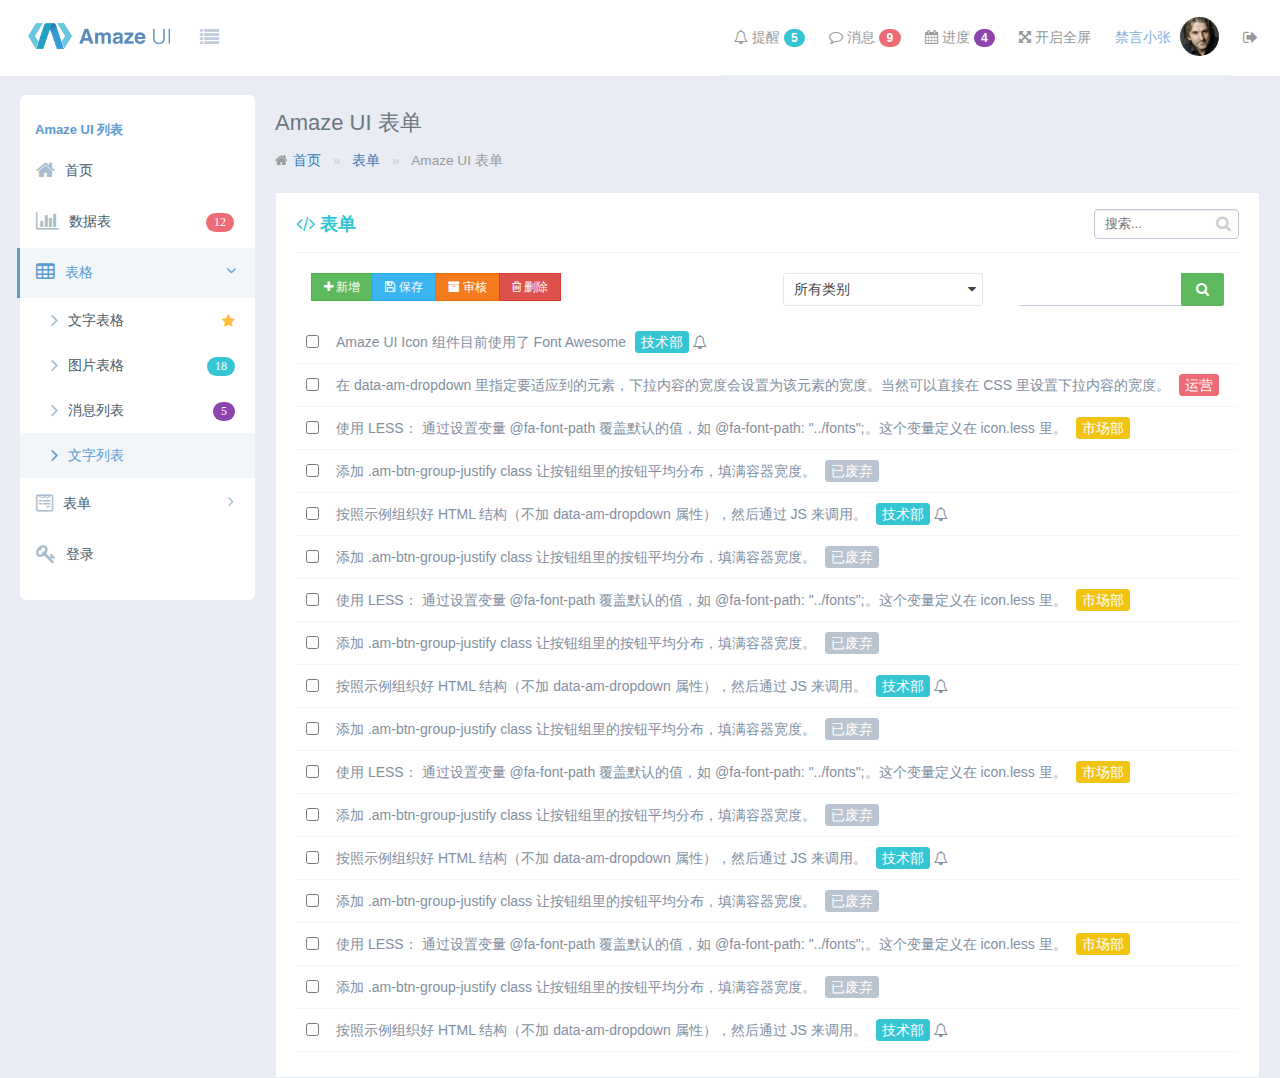
<file: mainManage/src/main/resources/html/form-news-list.html>
<!doctype html>
<html>

<head>
    <meta charset="utf-8">
    <meta http-equiv="X-UA-Compatible" content="IE=edge">
    <title>Amaze UI Admin index Examples</title>
    <meta name="description" content="这是一个 index 页面">
    <meta name="keywords" content="index">
    <meta name="viewport" content="width=device-width, initial-scale=1">
    <meta name="renderer" content="webkit">
    <meta http-equiv="Cache-Control" content="no-siteapp" />
    <link rel="icon" type="image/png" href="../static/i/favicon.png">
    <link rel="apple-touch-icon-precomposed" href="../static/i/app-icon72x72@2x.png">
    <meta name="apple-mobile-web-app-title" content="Amaze UI" />
    <link rel="stylesheet" href="../static/css/amazeui.min.css" />
    <link rel="stylesheet" href="../static/css/admin.css">
    <link rel="stylesheet" href="../static/css/app.css">
</head>

<body data-type="generalComponents">


    <header class="am-topbar am-topbar-inverse admin-header">
        <div class="am-topbar-brand">
            <a href="javascript:;" class="tpl-logo">
                <img src="../static/img/logo.png" alt="">
            </a>
        </div>
        <div class="am-icon-list tpl-header-nav-hover-ico am-fl am-margin-right">

        </div>

        <button class="am-topbar-btn am-topbar-toggle am-btn am-btn-sm am-btn-success am-show-sm-only" data-am-collapse="{target: '#topbar-collapse'}"><span class="am-sr-only">导航切换</span> <span class="am-icon-bars"></span></button>

        <div class="am-collapse am-topbar-collapse" id="topbar-collapse">

            <ul class="am-nav am-nav-pills am-topbar-nav am-topbar-right admin-header-list tpl-header-list">
                <li class="am-dropdown" data-am-dropdown data-am-dropdown-toggle>
                    <a class="am-dropdown-toggle tpl-header-list-link" href="javascript:;">
                        <span class="am-icon-bell-o"></span> 提醒 <span class="am-badge tpl-badge-success am-round">5</span></span>
                    </a>
                    <ul class="am-dropdown-content tpl-dropdown-content">
                        <li class="tpl-dropdown-content-external">
                            <h3>你有 <span class="tpl-color-success">5</span> 条提醒</h3><a href="###">全部</a></li>
                        <li class="tpl-dropdown-list-bdbc"><a href="#" class="tpl-dropdown-list-fl"><span class="am-icon-btn am-icon-plus tpl-dropdown-ico-btn-size tpl-badge-success"></span> 【预览模块】移动端 查看时 手机、电脑框隐藏。</a>
                            <span class="tpl-dropdown-list-fr">3小时前</span>
                        </li>
                        <li class="tpl-dropdown-list-bdbc"><a href="#" class="tpl-dropdown-list-fl"><span class="am-icon-btn am-icon-check tpl-dropdown-ico-btn-size tpl-badge-danger"></span> 移动端，导航条下边距处理</a>
                            <span class="tpl-dropdown-list-fr">15分钟前</span>
                        </li>
                        <li class="tpl-dropdown-list-bdbc"><a href="#" class="tpl-dropdown-list-fl"><span class="am-icon-btn am-icon-bell-o tpl-dropdown-ico-btn-size tpl-badge-warning"></span> 追加统计代码</a>
                            <span class="tpl-dropdown-list-fr">2天前</span>
                        </li>
                    </ul>
                </li>
                <li class="am-dropdown" data-am-dropdown data-am-dropdown-toggle>
                    <a class="am-dropdown-toggle tpl-header-list-link" href="javascript:;">
                        <span class="am-icon-comment-o"></span> 消息 <span class="am-badge tpl-badge-danger am-round">9</span></span>
                    </a>
                    <ul class="am-dropdown-content tpl-dropdown-content">
                        <li class="tpl-dropdown-content-external">
                            <h3>你有 <span class="tpl-color-danger">9</span> 条新消息</h3><a href="###">全部</a></li>
                        <li>
                            <a href="#" class="tpl-dropdown-content-message">
                                <span class="tpl-dropdown-content-photo">
                      <img src="../static/img/user02.png" alt=""> </span>
                                <span class="tpl-dropdown-content-subject">
                      <span class="tpl-dropdown-content-from"> 禁言小张 </span>
                                <span class="tpl-dropdown-content-time">10分钟前 </span>
                                </span>
                                <span class="tpl-dropdown-content-font"> Amaze UI 的诞生，依托于 GitHub 及其他技术社区上一些优秀的资源；Amaze UI 的成长，则离不开用户的支持。 </span>
                            </a>
                            <a href="#" class="tpl-dropdown-content-message">
                                <span class="tpl-dropdown-content-photo">
                      <img src="../static/img/user03.png" alt=""> </span>
                                <span class="tpl-dropdown-content-subject">
                      <span class="tpl-dropdown-content-from"> Steam </span>
                                <span class="tpl-dropdown-content-time">18分钟前</span>
                                </span>
                                <span class="tpl-dropdown-content-font"> 为了能最准确的传达所描述的问题， 建议你在反馈时附上演示，方便我们理解。 </span>
                            </a>
                        </li>

                    </ul>
                </li>
                <li class="am-dropdown" data-am-dropdown data-am-dropdown-toggle>
                    <a class="am-dropdown-toggle tpl-header-list-link" href="javascript:;">
                        <span class="am-icon-calendar"></span> 进度 <span class="am-badge tpl-badge-primary am-round">4</span></span>
                    </a>
                    <ul class="am-dropdown-content tpl-dropdown-content">
                        <li class="tpl-dropdown-content-external">
                            <h3>你有 <span class="tpl-color-primary">4</span> 个任务进度</h3><a href="###">全部</a></li>
                        <li>
                            <a href="javascript:;" class="tpl-dropdown-content-progress">
                                <span class="task">
                        <span class="desc">Amaze UI 用户中心 v1.2 </span>
                                <span class="percent">45%</span>
                                </span>
                                <span class="progress">
                        <div class="am-progress tpl-progress am-progress-striped"><div class="am-progress-bar am-progress-bar-success" style="width:45%"></div></div>
                    </span>
                            </a>
                        </li>
                        <li>
                            <a href="javascript:;" class="tpl-dropdown-content-progress">
                                <span class="task">
                        <span class="desc">新闻内容页 </span>
                                <span class="percent">30%</span>
                                </span>
                                <span class="progress">
                       <div class="am-progress tpl-progress am-progress-striped"><div class="am-progress-bar am-progress-bar-secondary" style="width:30%"></div></div>
                    </span>
                            </a>
                        </li>
                        <li>
                            <a href="javascript:;" class="tpl-dropdown-content-progress">
                                <span class="task">
                        <span class="desc">管理中心 </span>
                                <span class="percent">60%</span>
                                </span>
                                <span class="progress">
                        <div class="am-progress tpl-progress am-progress-striped"><div class="am-progress-bar am-progress-bar-warning" style="width:60%"></div></div>
                    </span>
                            </a>
                        </li>

                    </ul>
                </li>
                <li class="am-hide-sm-only"><a href="javascript:;" id="admin-fullscreen" class="tpl-header-list-link"><span class="am-icon-arrows-alt"></span> <span class="admin-fullText">开启全屏</span></a></li>

                <li class="am-dropdown" data-am-dropdown data-am-dropdown-toggle>
                    <a class="am-dropdown-toggle tpl-header-list-link" href="javascript:;">
                        <span class="tpl-header-list-user-nick">禁言小张</span><span class="tpl-header-list-user-ico"> <img src="../static/img/user01.png"></span>
                    </a>
                    <ul class="am-dropdown-content">
                        <li><a href="#"><span class="am-icon-bell-o"></span> 资料</a></li>
                        <li><a href="#"><span class="am-icon-cog"></span> 设置</a></li>
                        <li><a href="#"><span class="am-icon-power-off"></span> 退出</a></li>
                    </ul>
                </li>
                <li><a href="###" class="tpl-header-list-link"><span class="am-icon-sign-out tpl-header-list-ico-out-size"></span></a></li>
            </ul>
        </div>
    </header>







    <div class="tpl-page-container tpl-page-header-fixed">
        <div class="tpl-left-nav tpl-left-nav-hover">
            <div class="tpl-left-nav-title">
                Amaze UI 列表
            </div>
            <div class="tpl-left-nav-list">
                <ul class="tpl-left-nav-menu">
                    <li class="tpl-left-nav-item">
                        <a href="index.html" class="nav-link">
                            <i class="am-icon-home"></i>
                            <span>首页</span>
                        </a>
                    </li>
                    <li class="tpl-left-nav-item">
                        <a href="chart.html" class="nav-link tpl-left-nav-link-list">
                            <i class="am-icon-bar-chart"></i>
                            <span>数据表</span>
                            <i class="tpl-left-nav-content tpl-badge-danger">
               12
             </i>
                        </a>
                    </li>

                    <li class="tpl-left-nav-item">
                        <!-- 打开状态 a 标签添加 active 即可   -->
                        <a href="javascript:;" class="nav-link tpl-left-nav-link-list active">
                            <i class="am-icon-table"></i>
                            <span>表格</span>
                            <!-- 列表打开状态的i标签添加 tpl-left-nav-more-ico-rotate 图表即90°旋转  -->
                            <i class="am-icon-angle-right tpl-left-nav-more-ico am-fr am-margin-right tpl-left-nav-more-ico-rotate"></i>
                        </a>
                        <ul class="tpl-left-nav-sub-menu" style="display:block">
                            <li>

                                <a href="table-font-list.html">
                                    <i class="am-icon-angle-right"></i>
                                    <span>文字表格</span>
                                    <i class="am-icon-star tpl-left-nav-content-ico am-fr am-margin-right"></i>
                                </a>

                                <a href="table-images-list.html">
                                    <i class="am-icon-angle-right"></i>
                                    <span>图片表格</span>
                                    <i class="tpl-left-nav-content tpl-badge-success">
               18
             </i>

                                    <a href="form-news.html">
                                        <i class="am-icon-angle-right"></i>
                                        <span>消息列表</span>
                                        <i class="tpl-left-nav-content tpl-badge-primary">
               5
             </i>

                                        <!-- 打开状态 a 标签添加 active 即可   -->
                                        <a href="form-news-list.html" class="active">
                                            <i class="am-icon-angle-right"></i>
                                            <span>文字列表</span>

                                        </a>
                            </li>
                        </ul>
                    </li>

                    <li class="tpl-left-nav-item">
                        <a href="javascript:;" class="nav-link tpl-left-nav-link-list">
                            <i class="am-icon-wpforms"></i>
                            <span>表单</span>
                            <i class="am-icon-angle-right tpl-left-nav-more-ico am-fr am-margin-right"></i>
                        </a>
                        <ul class="tpl-left-nav-sub-menu">
                            <li>
                                <a href="form-amazeui.html">
                                    <i class="am-icon-angle-right"></i>
                                    <span>Amaze UI 表单</span>
                                    <i class="am-icon-star tpl-left-nav-content-ico am-fr am-margin-right"></i>
                                </a>

                                <a href="form-line.html">
                                    <i class="am-icon-angle-right"></i>
                                    <span>线条表单</span>
                                </a>
                            </li>
                        </ul>
                    </li>

                    <li class="tpl-left-nav-item">
                        <a href="login.html" class="nav-link tpl-left-nav-link-list">
                            <i class="am-icon-key"></i>
                            <span>登录</span>

                        </a>
                    </li>
                </ul>
            </div>
        </div>




        <div class="tpl-content-wrapper">
            <div class="tpl-content-page-title">
                Amaze UI 表单
            </div>
            <ol class="am-breadcrumb">
                <li><a href="#" class="am-icon-home">首页</a></li>
                <li><a href="#">表单</a></li>
                <li class="am-active">Amaze UI 表单</li>
            </ol>
            <div class="tpl-portlet-components">
                <div class="portlet-title">
                    <div class="caption font-green bold">
                        <span class="am-icon-code"></span> 表单
                    </div>
                    <div class="tpl-portlet-input tpl-fz-ml">
                        <div class="portlet-input input-small input-inline">
                            <div class="input-icon right">
                                <i class="am-icon-search"></i>
                                <input type="text" class="form-control form-control-solid" placeholder="搜索..."> </div>
                        </div>
                    </div>


                </div>
                <div class="tpl-block">
                    <div class="am-g">
                        <div class="am-u-sm-12 am-u-md-6">
                            <div class="am-btn-toolbar">
                                <div class="am-btn-group am-btn-group-xs">
                                    <button type="button" class="am-btn am-btn-default am-btn-success"><span class="am-icon-plus"></span> 新增</button>
                                    <button type="button" class="am-btn am-btn-default am-btn-secondary"><span class="am-icon-save"></span> 保存</button>
                                    <button type="button" class="am-btn am-btn-default am-btn-warning"><span class="am-icon-archive"></span> 审核</button>
                                    <button type="button" class="am-btn am-btn-default am-btn-danger"><span class="am-icon-trash-o"></span> 删除</button>
                                </div>
                            </div>
                        </div>
                        <div class="am-u-sm-12 am-u-md-3">
                            <div class="am-form-group">
                                <select data-am-selected="{btnSize: 'sm'}">
              <option value="option1">所有类别</option>
              <option value="option2">IT业界</option>
              <option value="option3">数码产品</option>
              <option value="option3">笔记本电脑</option>
              <option value="option3">平板电脑</option>
              <option value="option3">只能手机</option>
              <option value="option3">超极本</option>
            </select>
                            </div>
                        </div>
                        <div class="am-u-sm-12 am-u-md-3">
                            <div class="am-input-group am-input-group-sm">
                                <input type="text" class="am-form-field">
                                <span class="am-input-group-btn">
            <button class="am-btn  am-btn-default am-btn-success tpl-am-btn-success am-icon-search" type="button"></button>
          </span>
                            </div>
                        </div>
                    </div>

                    <ul class="tpl-task-list">
                        <li>
                            <div class="task-checkbox">
                                <input type="hidden" value="1" name="test">
                                <input type="checkbox" class="liChild" value="2" name="test"> </div>
                            <div class="task-title">
                                <span class="task-title-sp"> Amaze UI Icon 组件目前使用了 Font Awesome </span>
                                <span class="label label-sm label-success">技术部</span>
                                <span class="task-bell">
                                            <i class="am-icon-bell-o"></i>
                                        </span>
                            </div>
                            <div class="task-config">
                                <div class="am-dropdown tpl-task-list-dropdown" data-am-dropdown="">
                                    <a href="###" class="am-dropdown-toggle tpl-task-list-hover " data-am-dropdown-toggle="">
                                        <i class="am-icon-cog"></i> <span class="am-icon-caret-down"></span>
                                    </a>
                                    <ul class="am-dropdown-content tpl-task-list-dropdown-ul">
                                        <li>
                                            <a href="javascript:;">
                                                <i class="am-icon-check"></i> 保存 </a>
                                        </li>
                                        <li>
                                            <a href="javascript:;">
                                                <i class="am-icon-pencil"></i> 编辑 </a>
                                        </li>
                                        <li>
                                            <a href="javascript:;">
                                                <i class="am-icon-trash-o"></i> 删除 </a>
                                        </li>
                                    </ul>


                                </div>
                            </div>
                        </li>

                        <li>
                            <div class="task-checkbox">
                                <input type="hidden" value="1" name="test">
                                <input type="checkbox" class="liChild" value="2" name="test"> </div>
                            <div class="task-title">
                                <span class="task-title-sp"> 在 data-am-dropdown 里指定要适应到的元素，下拉内容的宽度会设置为该元素的宽度。当然可以直接在 CSS 里设置下拉内容的宽度。 </span>
                                <span class="label label-sm label-danger">运营</span>

                            </div>
                            <div class="task-config">
                                <div class="am-dropdown tpl-task-list-dropdown" data-am-dropdown="">
                                    <a href="###" class="am-dropdown-toggle tpl-task-list-hover " data-am-dropdown-toggle="">
                                        <i class="am-icon-cog"></i> <span class="am-icon-caret-down"></span>
                                    </a>
                                    <ul class="am-dropdown-content tpl-task-list-dropdown-ul">
                                        <li>
                                            <a href="javascript:;">
                                                <i class="am-icon-check"></i> 保存 </a>
                                        </li>
                                        <li>
                                            <a href="javascript:;">
                                                <i class="am-icon-pencil"></i> 编辑 </a>
                                        </li>
                                        <li>
                                            <a href="javascript:;">
                                                <i class="am-icon-trash-o"></i> 删除 </a>
                                        </li>
                                    </ul>


                                </div>
                            </div>
                        </li>

                        <li>
                            <div class="task-checkbox">
                                <input type="hidden" value="1" name="test">
                                <input type="checkbox" class="liChild" value="2" name="test"> </div>
                            <div class="task-title">
                                <span class="task-title-sp"> 使用 LESS： 通过设置变量 @fa-font-path 覆盖默认的值，如 @fa-font-path: "../fonts";。这个变量定义在 icon.less 里。 </span>
                                <span class="label label-sm label-warning">市场部</span>

                            </div>
                            <div class="task-config">
                                <div class="am-dropdown tpl-task-list-dropdown" data-am-dropdown="">
                                    <a href="###" class="am-dropdown-toggle tpl-task-list-hover " data-am-dropdown-toggle="">
                                        <i class="am-icon-cog"></i> <span class="am-icon-caret-down"></span>
                                    </a>
                                    <ul class="am-dropdown-content tpl-task-list-dropdown-ul">
                                        <li>
                                            <a href="javascript:;">
                                                <i class="am-icon-check"></i> 保存 </a>
                                        </li>
                                        <li>
                                            <a href="javascript:;">
                                                <i class="am-icon-pencil"></i> 编辑 </a>
                                        </li>
                                        <li>
                                            <a href="javascript:;">
                                                <i class="am-icon-trash-o"></i> 删除 </a>
                                        </li>
                                    </ul>


                                </div>
                            </div>
                        </li>

                        <li>
                            <div class="task-checkbox">
                                <input type="hidden" value="1" name="test">
                                <input type="checkbox" class="liChild" value="2" name="test"> </div>
                            <div class="task-title">
                                <span class="task-title-sp"> 添加 .am-btn-group-justify class 让按钮组里的按钮平均分布，填满容器宽度。 </span>
                                <span class="label label-sm label-default">已废弃</span>

                            </div>
                            <div class="task-config">
                                <div class="am-dropdown tpl-task-list-dropdown" data-am-dropdown="">
                                    <a href="###" class="am-dropdown-toggle tpl-task-list-hover " data-am-dropdown-toggle="">
                                        <i class="am-icon-cog"></i> <span class="am-icon-caret-down"></span>
                                    </a>
                                    <ul class="am-dropdown-content tpl-task-list-dropdown-ul">
                                        <li>
                                            <a href="javascript:;">
                                                <i class="am-icon-check"></i> 保存 </a>
                                        </li>
                                        <li>
                                            <a href="javascript:;">
                                                <i class="am-icon-pencil"></i> 编辑 </a>
                                        </li>
                                        <li>
                                            <a href="javascript:;">
                                                <i class="am-icon-trash-o"></i> 删除 </a>
                                        </li>
                                    </ul>


                                </div>
                            </div>
                        </li>

                        <li>
                            <div class="task-checkbox">
                                <input type="hidden" value="1" name="test">
                                <input type="checkbox" class="liChild" value="2" name="test"> </div>
                            <div class="task-title">
                                <span class="task-title-sp"> 按照示例组织好 HTML 结构（不加 data-am-dropdown 属性），然后通过 JS 来调用。 </span>
                                <span class="label label-sm label-success">技术部</span>
                                <span class="task-bell">
                                            <i class="am-icon-bell-o"></i>
                                        </span>
                            </div>
                            <div class="task-config">
                                <div class="am-dropdown tpl-task-list-dropdown" data-am-dropdown="">
                                    <a href="###" class="am-dropdown-toggle tpl-task-list-hover " data-am-dropdown-toggle="">
                                        <i class="am-icon-cog"></i> <span class="am-icon-caret-down"></span>
                                    </a>
                                    <ul class="am-dropdown-content tpl-task-list-dropdown-ul">
                                        <li>
                                            <a href="javascript:;">
                                                <i class="am-icon-check"></i> 保存 </a>
                                        </li>
                                        <li>
                                            <a href="javascript:;">
                                                <i class="am-icon-pencil"></i> 编辑 </a>
                                        </li>
                                        <li>
                                            <a href="javascript:;">
                                                <i class="am-icon-trash-o"></i> 删除 </a>
                                        </li>
                                    </ul>


                                </div>
                            </div>
                        </li>
                        <li>
                            <div class="task-checkbox">
                                <input type="hidden" value="1" name="test">
                                <input type="checkbox" class="liChild" value="2" name="test"> </div>
                            <div class="task-title">
                                <span class="task-title-sp"> 添加 .am-btn-group-justify class 让按钮组里的按钮平均分布，填满容器宽度。 </span>
                                <span class="label label-sm label-default">已废弃</span>

                            </div>
                            <div class="task-config">
                                <div class="am-dropdown tpl-task-list-dropdown" data-am-dropdown="">
                                    <a href="###" class="am-dropdown-toggle tpl-task-list-hover " data-am-dropdown-toggle="">
                                        <i class="am-icon-cog"></i> <span class="am-icon-caret-down"></span>
                                    </a>
                                    <ul class="am-dropdown-content tpl-task-list-dropdown-ul">
                                        <li>
                                            <a href="javascript:;">
                                                <i class="am-icon-check"></i> 保存 </a>
                                        </li>
                                        <li>
                                            <a href="javascript:;">
                                                <i class="am-icon-pencil"></i> 编辑 </a>
                                        </li>
                                        <li>
                                            <a href="javascript:;">
                                                <i class="am-icon-trash-o"></i> 删除 </a>
                                        </li>
                                    </ul>


                                </div>
                            </div>
                        </li>
                        <li>
                            <div class="task-checkbox">
                                <input type="hidden" value="1" name="test">
                                <input type="checkbox" class="liChild" value="2" name="test"> </div>
                            <div class="task-title">
                                <span class="task-title-sp"> 使用 LESS： 通过设置变量 @fa-font-path 覆盖默认的值，如 @fa-font-path: "../fonts";。这个变量定义在 icon.less 里。 </span>
                                <span class="label label-sm label-warning">市场部</span>

                            </div>
                            <div class="task-config">
                                <div class="am-dropdown tpl-task-list-dropdown" data-am-dropdown="">
                                    <a href="###" class="am-dropdown-toggle tpl-task-list-hover " data-am-dropdown-toggle="">
                                        <i class="am-icon-cog"></i> <span class="am-icon-caret-down"></span>
                                    </a>
                                    <ul class="am-dropdown-content tpl-task-list-dropdown-ul">
                                        <li>
                                            <a href="javascript:;">
                                                <i class="am-icon-check"></i> 保存 </a>
                                        </li>
                                        <li>
                                            <a href="javascript:;">
                                                <i class="am-icon-pencil"></i> 编辑 </a>
                                        </li>
                                        <li>
                                            <a href="javascript:;">
                                                <i class="am-icon-trash-o"></i> 删除 </a>
                                        </li>
                                    </ul>


                                </div>
                            </div>
                        </li>

                        <li>
                            <div class="task-checkbox">
                                <input type="hidden" value="1" name="test">
                                <input type="checkbox" class="liChild" value="2" name="test"> </div>
                            <div class="task-title">
                                <span class="task-title-sp"> 添加 .am-btn-group-justify class 让按钮组里的按钮平均分布，填满容器宽度。 </span>
                                <span class="label label-sm label-default">已废弃</span>

                            </div>
                            <div class="task-config">
                                <div class="am-dropdown tpl-task-list-dropdown" data-am-dropdown="">
                                    <a href="###" class="am-dropdown-toggle tpl-task-list-hover " data-am-dropdown-toggle="">
                                        <i class="am-icon-cog"></i> <span class="am-icon-caret-down"></span>
                                    </a>
                                    <ul class="am-dropdown-content tpl-task-list-dropdown-ul">
                                        <li>
                                            <a href="javascript:;">
                                                <i class="am-icon-check"></i> 保存 </a>
                                        </li>
                                        <li>
                                            <a href="javascript:;">
                                                <i class="am-icon-pencil"></i> 编辑 </a>
                                        </li>
                                        <li>
                                            <a href="javascript:;">
                                                <i class="am-icon-trash-o"></i> 删除 </a>
                                        </li>
                                    </ul>


                                </div>
                            </div>
                        </li>

                        <li>
                            <div class="task-checkbox">
                                <input type="hidden" value="1" name="test">
                                <input type="checkbox" class="liChild" value="2" name="test"> </div>
                            <div class="task-title">
                                <span class="task-title-sp"> 按照示例组织好 HTML 结构（不加 data-am-dropdown 属性），然后通过 JS 来调用。 </span>
                                <span class="label label-sm label-success">技术部</span>
                                <span class="task-bell">
                                            <i class="am-icon-bell-o"></i>
                                        </span>
                            </div>
                            <div class="task-config">
                                <div class="am-dropdown tpl-task-list-dropdown" data-am-dropdown="">
                                    <a href="###" class="am-dropdown-toggle tpl-task-list-hover " data-am-dropdown-toggle="">
                                        <i class="am-icon-cog"></i> <span class="am-icon-caret-down"></span>
                                    </a>
                                    <ul class="am-dropdown-content tpl-task-list-dropdown-ul">
                                        <li>
                                            <a href="javascript:;">
                                                <i class="am-icon-check"></i> 保存 </a>
                                        </li>
                                        <li>
                                            <a href="javascript:;">
                                                <i class="am-icon-pencil"></i> 编辑 </a>
                                        </li>
                                        <li>
                                            <a href="javascript:;">
                                                <i class="am-icon-trash-o"></i> 删除 </a>
                                        </li>
                                    </ul>


                                </div>
                            </div>
                        </li>
                        <li>
                            <div class="task-checkbox">
                                <input type="hidden" value="1" name="test">
                                <input type="checkbox" class="liChild" value="2" name="test"> </div>
                            <div class="task-title">
                                <span class="task-title-sp"> 添加 .am-btn-group-justify class 让按钮组里的按钮平均分布，填满容器宽度。 </span>
                                <span class="label label-sm label-default">已废弃</span>

                            </div>
                            <div class="task-config">
                                <div class="am-dropdown tpl-task-list-dropdown" data-am-dropdown="">
                                    <a href="###" class="am-dropdown-toggle tpl-task-list-hover " data-am-dropdown-toggle="">
                                        <i class="am-icon-cog"></i> <span class="am-icon-caret-down"></span>
                                    </a>
                                    <ul class="am-dropdown-content tpl-task-list-dropdown-ul">
                                        <li>
                                            <a href="javascript:;">
                                                <i class="am-icon-check"></i> 保存 </a>
                                        </li>
                                        <li>
                                            <a href="javascript:;">
                                                <i class="am-icon-pencil"></i> 编辑 </a>
                                        </li>
                                        <li>
                                            <a href="javascript:;">
                                                <i class="am-icon-trash-o"></i> 删除 </a>
                                        </li>
                                    </ul>


                                </div>
                            </div>
                        </li>
                        <li>
                            <div class="task-checkbox">
                                <input type="hidden" value="1" name="test">
                                <input type="checkbox" class="liChild" value="2" name="test"> </div>
                            <div class="task-title">
                                <span class="task-title-sp"> 使用 LESS： 通过设置变量 @fa-font-path 覆盖默认的值，如 @fa-font-path: "../fonts";。这个变量定义在 icon.less 里。 </span>
                                <span class="label label-sm label-warning">市场部</span>

                            </div>
                            <div class="task-config">
                                <div class="am-dropdown tpl-task-list-dropdown" data-am-dropdown="">
                                    <a href="###" class="am-dropdown-toggle tpl-task-list-hover " data-am-dropdown-toggle="">
                                        <i class="am-icon-cog"></i> <span class="am-icon-caret-down"></span>
                                    </a>
                                    <ul class="am-dropdown-content tpl-task-list-dropdown-ul">
                                        <li>
                                            <a href="javascript:;">
                                                <i class="am-icon-check"></i> 保存 </a>
                                        </li>
                                        <li>
                                            <a href="javascript:;">
                                                <i class="am-icon-pencil"></i> 编辑 </a>
                                        </li>
                                        <li>
                                            <a href="javascript:;">
                                                <i class="am-icon-trash-o"></i> 删除 </a>
                                        </li>
                                    </ul>


                                </div>
                            </div>
                        </li>

                        <li>
                            <div class="task-checkbox">
                                <input type="hidden" value="1" name="test">
                                <input type="checkbox" class="liChild" value="2" name="test"> </div>
                            <div class="task-title">
                                <span class="task-title-sp"> 添加 .am-btn-group-justify class 让按钮组里的按钮平均分布，填满容器宽度。 </span>
                                <span class="label label-sm label-default">已废弃</span>

                            </div>
                            <div class="task-config">
                                <div class="am-dropdown tpl-task-list-dropdown" data-am-dropdown="">
                                    <a href="###" class="am-dropdown-toggle tpl-task-list-hover " data-am-dropdown-toggle="">
                                        <i class="am-icon-cog"></i> <span class="am-icon-caret-down"></span>
                                    </a>
                                    <ul class="am-dropdown-content tpl-task-list-dropdown-ul">
                                        <li>
                                            <a href="javascript:;">
                                                <i class="am-icon-check"></i> 保存 </a>
                                        </li>
                                        <li>
                                            <a href="javascript:;">
                                                <i class="am-icon-pencil"></i> 编辑 </a>
                                        </li>
                                        <li>
                                            <a href="javascript:;">
                                                <i class="am-icon-trash-o"></i> 删除 </a>
                                        </li>
                                    </ul>


                                </div>
                            </div>
                        </li>

                        <li>
                            <div class="task-checkbox">
                                <input type="hidden" value="1" name="test">
                                <input type="checkbox" class="liChild" value="2" name="test"> </div>
                            <div class="task-title">
                                <span class="task-title-sp"> 按照示例组织好 HTML 结构（不加 data-am-dropdown 属性），然后通过 JS 来调用。 </span>
                                <span class="label label-sm label-success">技术部</span>
                                <span class="task-bell">
                                            <i class="am-icon-bell-o"></i>
                                        </span>
                            </div>
                            <div class="task-config">
                                <div class="am-dropdown tpl-task-list-dropdown" data-am-dropdown="">
                                    <a href="###" class="am-dropdown-toggle tpl-task-list-hover " data-am-dropdown-toggle="">
                                        <i class="am-icon-cog"></i> <span class="am-icon-caret-down"></span>
                                    </a>
                                    <ul class="am-dropdown-content tpl-task-list-dropdown-ul">
                                        <li>
                                            <a href="javascript:;">
                                                <i class="am-icon-check"></i> 保存 </a>
                                        </li>
                                        <li>
                                            <a href="javascript:;">
                                                <i class="am-icon-pencil"></i> 编辑 </a>
                                        </li>
                                        <li>
                                            <a href="javascript:;">
                                                <i class="am-icon-trash-o"></i> 删除 </a>
                                        </li>
                                    </ul>


                                </div>
                            </div>
                        </li>

                        <li>
                            <div class="task-checkbox">
                                <input type="hidden" value="1" name="test">
                                <input type="checkbox" class="liChild" value="2" name="test"> </div>
                            <div class="task-title">
                                <span class="task-title-sp"> 添加 .am-btn-group-justify class 让按钮组里的按钮平均分布，填满容器宽度。 </span>
                                <span class="label label-sm label-default">已废弃</span>

                            </div>
                            <div class="task-config">
                                <div class="am-dropdown tpl-task-list-dropdown" data-am-dropdown="">
                                    <a href="###" class="am-dropdown-toggle tpl-task-list-hover " data-am-dropdown-toggle="">
                                        <i class="am-icon-cog"></i> <span class="am-icon-caret-down"></span>
                                    </a>
                                    <ul class="am-dropdown-content tpl-task-list-dropdown-ul">
                                        <li>
                                            <a href="javascript:;">
                                                <i class="am-icon-check"></i> 保存 </a>
                                        </li>
                                        <li>
                                            <a href="javascript:;">
                                                <i class="am-icon-pencil"></i> 编辑 </a>
                                        </li>
                                        <li>
                                            <a href="javascript:;">
                                                <i class="am-icon-trash-o"></i> 删除 </a>
                                        </li>
                                    </ul>


                                </div>
                            </div>
                        </li>
                        <li>
                            <div class="task-checkbox">
                                <input type="hidden" value="1" name="test">
                                <input type="checkbox" class="liChild" value="2" name="test"> </div>
                            <div class="task-title">
                                <span class="task-title-sp"> 使用 LESS： 通过设置变量 @fa-font-path 覆盖默认的值，如 @fa-font-path: "../fonts";。这个变量定义在 icon.less 里。 </span>
                                <span class="label label-sm label-warning">市场部</span>

                            </div>
                            <div class="task-config">
                                <div class="am-dropdown tpl-task-list-dropdown" data-am-dropdown="">
                                    <a href="###" class="am-dropdown-toggle tpl-task-list-hover " data-am-dropdown-toggle="">
                                        <i class="am-icon-cog"></i> <span class="am-icon-caret-down"></span>
                                    </a>
                                    <ul class="am-dropdown-content tpl-task-list-dropdown-ul">
                                        <li>
                                            <a href="javascript:;">
                                                <i class="am-icon-check"></i> 保存 </a>
                                        </li>
                                        <li>
                                            <a href="javascript:;">
                                                <i class="am-icon-pencil"></i> 编辑 </a>
                                        </li>
                                        <li>
                                            <a href="javascript:;">
                                                <i class="am-icon-trash-o"></i> 删除 </a>
                                        </li>
                                    </ul>


                                </div>
                            </div>
                        </li>

                        <li>
                            <div class="task-checkbox">
                                <input type="hidden" value="1" name="test">
                                <input type="checkbox" class="liChild" value="2" name="test"> </div>
                            <div class="task-title">
                                <span class="task-title-sp"> 添加 .am-btn-group-justify class 让按钮组里的按钮平均分布，填满容器宽度。 </span>
                                <span class="label label-sm label-default">已废弃</span>

                            </div>
                            <div class="task-config">
                                <div class="am-dropdown tpl-task-list-dropdown" data-am-dropdown="">
                                    <a href="###" class="am-dropdown-toggle tpl-task-list-hover " data-am-dropdown-toggle="">
                                        <i class="am-icon-cog"></i> <span class="am-icon-caret-down"></span>
                                    </a>
                                    <ul class="am-dropdown-content tpl-task-list-dropdown-ul">
                                        <li>
                                            <a href="javascript:;">
                                                <i class="am-icon-check"></i> 保存 </a>
                                        </li>
                                        <li>
                                            <a href="javascript:;">
                                                <i class="am-icon-pencil"></i> 编辑 </a>
                                        </li>
                                        <li>
                                            <a href="javascript:;">
                                                <i class="am-icon-trash-o"></i> 删除 </a>
                                        </li>
                                    </ul>


                                </div>
                            </div>
                        </li>

                        <li>
                            <div class="task-checkbox">
                                <input type="hidden" value="1" name="test">
                                <input type="checkbox" class="liChild" value="2" name="test"> </div>
                            <div class="task-title">
                                <span class="task-title-sp"> 按照示例组织好 HTML 结构（不加 data-am-dropdown 属性），然后通过 JS 来调用。 </span>
                                <span class="label label-sm label-success">技术部</span>
                                <span class="task-bell">
                                            <i class="am-icon-bell-o"></i>
                                        </span>
                            </div>
                            <div class="task-config">
                                <div class="am-dropdown tpl-task-list-dropdown" data-am-dropdown="">
                                    <a href="###" class="am-dropdown-toggle tpl-task-list-hover " data-am-dropdown-toggle="">
                                        <i class="am-icon-cog"></i> <span class="am-icon-caret-down"></span>
                                    </a>
                                    <ul class="am-dropdown-content tpl-task-list-dropdown-ul">
                                        <li>
                                            <a href="javascript:;">
                                                <i class="am-icon-check"></i> 保存 </a>
                                        </li>
                                        <li>
                                            <a href="javascript:;">
                                                <i class="am-icon-pencil"></i> 编辑 </a>
                                        </li>
                                        <li>
                                            <a href="javascript:;">
                                                <i class="am-icon-trash-o"></i> 删除 </a>
                                        </li>
                                    </ul>


                                </div>
                            </div>
                        </li>
                    </ul>
                </div>

            </div>










        </div>

    </div>


    <script src="../static/js/jquery.min.js"></script>
    <script src="../static/js/amazeui.min.js"></script>
    <script src="../static/js/app.js"></script>
</body>

</html>
</file>
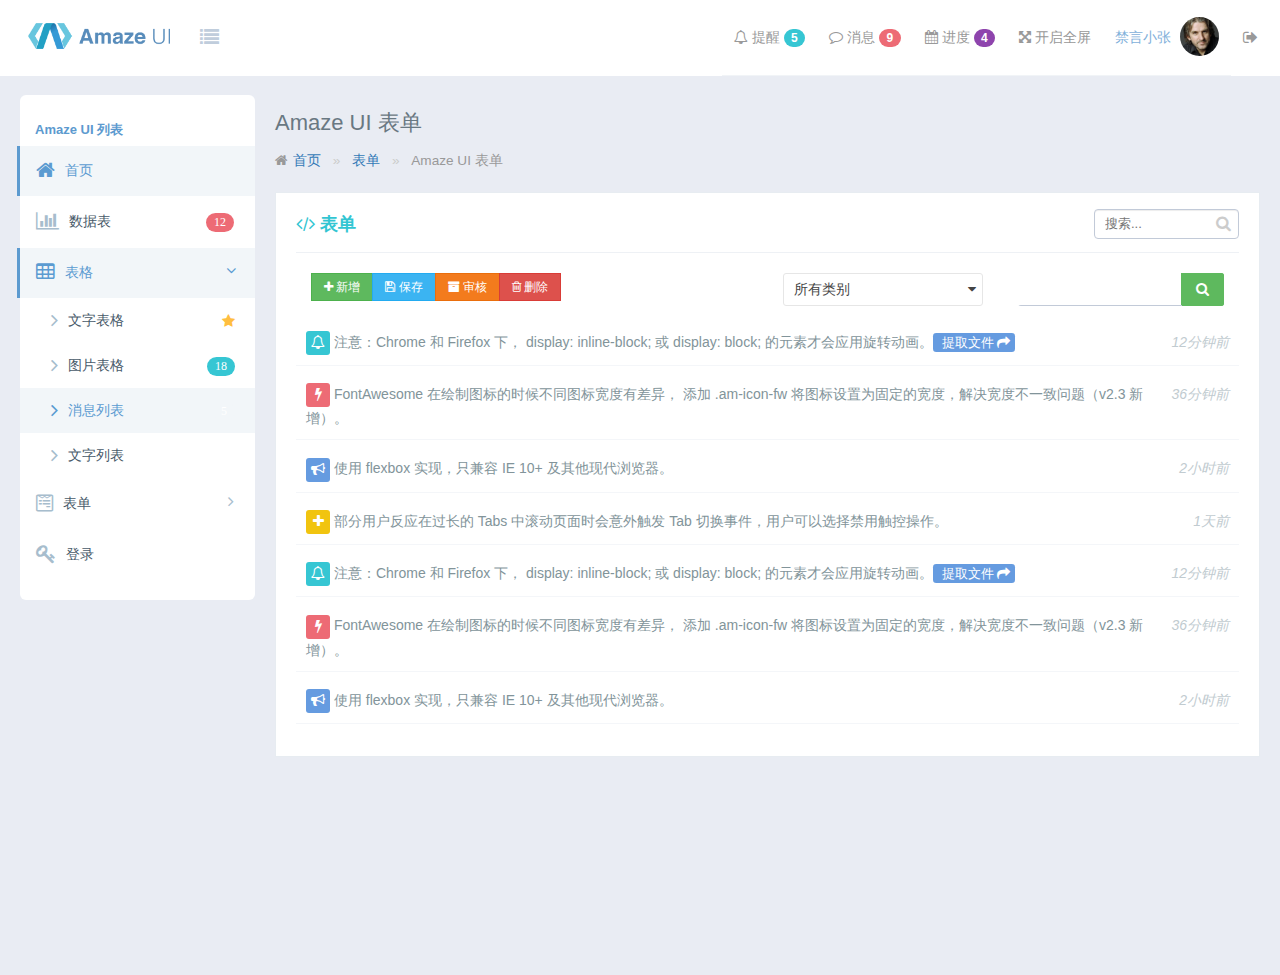
<file: mainManage/src/main/resources/html/form-news.html>
<!doctype html>
<html>

<head>
    <meta charset="utf-8">
    <meta http-equiv="X-UA-Compatible" content="IE=edge">
    <title>Amaze UI Admin index Examples</title>
    <meta name="description" content="这是一个 index 页面">
    <meta name="keywords" content="index">
    <meta name="viewport" content="width=device-width, initial-scale=1">
    <meta name="renderer" content="webkit">
    <meta http-equiv="Cache-Control" content="no-siteapp" />
    <link rel="icon" type="image/png" href="../static/i/favicon.png">
    <link rel="apple-touch-icon-precomposed" href="../static/i/app-icon72x72@2x.png">
    <meta name="apple-mobile-web-app-title" content="Amaze UI" />
    <link rel="stylesheet" href="../static/css/amazeui.min.css" />
    <link rel="stylesheet" href="../static/css/admin.css">
    <link rel="stylesheet" href="../static/css/app.css">
</head>

<body data-type="generalComponents">


    <header class="am-topbar am-topbar-inverse admin-header">
        <div class="am-topbar-brand">
            <a href="javascript:;" class="tpl-logo">
                <img src="../static/img/logo.png" alt="">
            </a>
        </div>
        <div class="am-icon-list tpl-header-nav-hover-ico am-fl am-margin-right">

        </div>

        <button class="am-topbar-btn am-topbar-toggle am-btn am-btn-sm am-btn-success am-show-sm-only" data-am-collapse="{target: '#topbar-collapse'}"><span class="am-sr-only">导航切换</span> <span class="am-icon-bars"></span></button>

        <div class="am-collapse am-topbar-collapse" id="topbar-collapse">

            <ul class="am-nav am-nav-pills am-topbar-nav am-topbar-right admin-header-list tpl-header-list">
                <li class="am-dropdown" data-am-dropdown data-am-dropdown-toggle>
                    <a class="am-dropdown-toggle tpl-header-list-link" href="javascript:;">
                        <span class="am-icon-bell-o"></span> 提醒 <span class="am-badge tpl-badge-success am-round">5</span></span>
                    </a>
                    <ul class="am-dropdown-content tpl-dropdown-content">
                        <li class="tpl-dropdown-content-external">
                            <h3>你有 <span class="tpl-color-success">5</span> 条提醒</h3><a href="###">全部</a></li>
                        <li class="tpl-dropdown-list-bdbc"><a href="#" class="tpl-dropdown-list-fl"><span class="am-icon-btn am-icon-plus tpl-dropdown-ico-btn-size tpl-badge-success"></span> 【预览模块】移动端 查看时 手机、电脑框隐藏。</a>
                            <span class="tpl-dropdown-list-fr">3小时前</span>
                        </li>
                        <li class="tpl-dropdown-list-bdbc"><a href="#" class="tpl-dropdown-list-fl"><span class="am-icon-btn am-icon-check tpl-dropdown-ico-btn-size tpl-badge-danger"></span> 移动端，导航条下边距处理</a>
                            <span class="tpl-dropdown-list-fr">15分钟前</span>
                        </li>
                        <li class="tpl-dropdown-list-bdbc"><a href="#" class="tpl-dropdown-list-fl"><span class="am-icon-btn am-icon-bell-o tpl-dropdown-ico-btn-size tpl-badge-warning"></span> 追加统计代码</a>
                            <span class="tpl-dropdown-list-fr">2天前</span>
                        </li>
                    </ul>
                </li>
                <li class="am-dropdown" data-am-dropdown data-am-dropdown-toggle>
                    <a class="am-dropdown-toggle tpl-header-list-link" href="javascript:;">
                        <span class="am-icon-comment-o"></span> 消息 <span class="am-badge tpl-badge-danger am-round">9</span></span>
                    </a>
                    <ul class="am-dropdown-content tpl-dropdown-content">
                        <li class="tpl-dropdown-content-external">
                            <h3>你有 <span class="tpl-color-danger">9</span> 条新消息</h3><a href="###">全部</a></li>
                        <li>
                            <a href="#" class="tpl-dropdown-content-message">
                                <span class="tpl-dropdown-content-photo">
                      <img src="../static/img/user02.png" alt=""> </span>
                                <span class="tpl-dropdown-content-subject">
                      <span class="tpl-dropdown-content-from"> 禁言小张 </span>
                                <span class="tpl-dropdown-content-time">10分钟前 </span>
                                </span>
                                <span class="tpl-dropdown-content-font"> Amaze UI 的诞生，依托于 GitHub 及其他技术社区上一些优秀的资源；Amaze UI 的成长，则离不开用户的支持。 </span>
                            </a>
                            <a href="#" class="tpl-dropdown-content-message">
                                <span class="tpl-dropdown-content-photo">
                      <img src="../static/img/user03.png" alt=""> </span>
                                <span class="tpl-dropdown-content-subject">
                      <span class="tpl-dropdown-content-from"> Steam </span>
                                <span class="tpl-dropdown-content-time">18分钟前</span>
                                </span>
                                <span class="tpl-dropdown-content-font"> 为了能最准确的传达所描述的问题， 建议你在反馈时附上演示，方便我们理解。 </span>
                            </a>
                        </li>

                    </ul>
                </li>
                <li class="am-dropdown" data-am-dropdown data-am-dropdown-toggle>
                    <a class="am-dropdown-toggle tpl-header-list-link" href="javascript:;">
                        <span class="am-icon-calendar"></span> 进度 <span class="am-badge tpl-badge-primary am-round">4</span></span>
                    </a>
                    <ul class="am-dropdown-content tpl-dropdown-content">
                        <li class="tpl-dropdown-content-external">
                            <h3>你有 <span class="tpl-color-primary">4</span> 个任务进度</h3><a href="###">全部</a></li>
                        <li>
                            <a href="javascript:;" class="tpl-dropdown-content-progress">
                                <span class="task">
                        <span class="desc">Amaze UI 用户中心 v1.2 </span>
                                <span class="percent">45%</span>
                                </span>
                                <span class="progress">
                        <div class="am-progress tpl-progress am-progress-striped"><div class="am-progress-bar am-progress-bar-success" style="width:45%"></div></div>
                    </span>
                            </a>
                        </li>
                        <li>
                            <a href="javascript:;" class="tpl-dropdown-content-progress">
                                <span class="task">
                        <span class="desc">新闻内容页 </span>
                                <span class="percent">30%</span>
                                </span>
                                <span class="progress">
                       <div class="am-progress tpl-progress am-progress-striped"><div class="am-progress-bar am-progress-bar-secondary" style="width:30%"></div></div>
                    </span>
                            </a>
                        </li>
                        <li>
                            <a href="javascript:;" class="tpl-dropdown-content-progress">
                                <span class="task">
                        <span class="desc">管理中心 </span>
                                <span class="percent">60%</span>
                                </span>
                                <span class="progress">
                        <div class="am-progress tpl-progress am-progress-striped"><div class="am-progress-bar am-progress-bar-warning" style="width:60%"></div></div>
                    </span>
                            </a>
                        </li>

                    </ul>
                </li>
                <li class="am-hide-sm-only"><a href="javascript:;" id="admin-fullscreen" class="tpl-header-list-link"><span class="am-icon-arrows-alt"></span> <span class="admin-fullText">开启全屏</span></a></li>

                <li class="am-dropdown" data-am-dropdown data-am-dropdown-toggle>
                    <a class="am-dropdown-toggle tpl-header-list-link" href="javascript:;">
                        <span class="tpl-header-list-user-nick">禁言小张</span><span class="tpl-header-list-user-ico"> <img src="../static/img/user01.png"></span>
                    </a>
                    <ul class="am-dropdown-content">
                        <li><a href="#"><span class="am-icon-bell-o"></span> 资料</a></li>
                        <li><a href="#"><span class="am-icon-cog"></span> 设置</a></li>
                        <li><a href="#"><span class="am-icon-power-off"></span> 退出</a></li>
                    </ul>
                </li>
                <li><a href="###" class="tpl-header-list-link"><span class="am-icon-sign-out tpl-header-list-ico-out-size"></span></a></li>
            </ul>
        </div>
    </header>







    <div class="tpl-page-container tpl-page-header-fixed">

        <div class="tpl-left-nav tpl-left-nav-hover">
            <div class="tpl-left-nav-title">
                Amaze UI 列表
            </div>
            <div class="tpl-left-nav-list">
                <ul class="tpl-left-nav-menu">
                    <li class="tpl-left-nav-item">
                        <a href="index.html" class="nav-link active">
                            <i class="am-icon-home"></i>
                            <span>首页</span>
                        </a>
                    </li>
                    <li class="tpl-left-nav-item">
                        <a href="chart.html" class="nav-link tpl-left-nav-link-list">
                            <i class="am-icon-bar-chart"></i>
                            <span>数据表</span>
                            <i class="tpl-left-nav-content tpl-badge-danger">
               12
             </i>
                        </a>
                    </li>

                    <li class="tpl-left-nav-item">
                        <!-- 打开状态 a 标签添加 active 即可   -->
                        <a href="javascript:;" class="nav-link tpl-left-nav-link-list active">
                            <i class="am-icon-table"></i>
                            <span>表格</span>
                            <!-- 列表打开状态的i标签添加 tpl-left-nav-more-ico-rotate 图表即90°旋转  -->
                            <i class="am-icon-angle-right tpl-left-nav-more-ico am-fr am-margin-right tpl-left-nav-more-ico-rotate"></i>
                        </a>
                        <ul class="tpl-left-nav-sub-menu" style="display:block">
                            <li>

                                <a href="table-font-list.html">
                                    <i class="am-icon-angle-right"></i>
                                    <span>文字表格</span>
                                    <i class="am-icon-star tpl-left-nav-content-ico am-fr am-margin-right"></i>
                                </a>

                                <a href="table-images-list.html">
                                    <i class="am-icon-angle-right"></i>
                                    <span>图片表格</span>
                                    <i class="tpl-left-nav-content tpl-badge-success">
               18
             </i>
                                    <!-- 打开状态 a 标签添加 active 即可   -->
                                    <a href="form-news.html" class="active">
                                        <i class="am-icon-angle-right"></i>
                                        <span>消息列表</span>
                                        <i class="tpl-left-nav-content tpl-badge-primary">
               5
             </i>


                                        <a href="form-news-list.html">
                                            <i class="am-icon-angle-right"></i>
                                            <span>文字列表</span>

                                        </a>
                            </li>
                        </ul>
                    </li>

                    <li class="tpl-left-nav-item">
                        <a href="javascript:;" class="nav-link tpl-left-nav-link-list">
                            <i class="am-icon-wpforms"></i>
                            <span>表单</span>
                            <i class="am-icon-angle-right tpl-left-nav-more-ico am-fr am-margin-right"></i>
                        </a>
                        <ul class="tpl-left-nav-sub-menu">
                            <li>
                                <a href="form-amazeui.html">
                                    <i class="am-icon-angle-right"></i>
                                    <span>Amaze UI 表单</span>
                                    <i class="am-icon-star tpl-left-nav-content-ico am-fr am-margin-right"></i>
                                </a>

                                <a href="form-line.html">
                                    <i class="am-icon-angle-right"></i>
                                    <span>线条表单</span>
                                </a>
                            </li>
                        </ul>
                    </li>

                    <li class="tpl-left-nav-item">
                        <a href="login.html" class="nav-link tpl-left-nav-link-list">
                            <i class="am-icon-key"></i>
                            <span>登录</span>

                        </a>
                    </li>
                </ul>
            </div>
        </div>




        <div class="tpl-content-wrapper">
            <div class="tpl-content-page-title">
                Amaze UI 表单
            </div>
            <ol class="am-breadcrumb">
                <li><a href="#" class="am-icon-home">首页</a></li>
                <li><a href="#">表单</a></li>
                <li class="am-active">Amaze UI 表单</li>
            </ol>
            <div class="tpl-portlet-components">
                <div class="portlet-title">
                    <div class="caption font-green bold">
                        <span class="am-icon-code"></span> 表单
                    </div>
                    <div class="tpl-portlet-input tpl-fz-ml">
                        <div class="portlet-input input-small input-inline">
                            <div class="input-icon right">
                                <i class="am-icon-search"></i>
                                <input type="text" class="form-control form-control-solid" placeholder="搜索..."> </div>
                        </div>
                    </div>


                </div>
                <div class="tpl-block">
                    <div class="am-g">
                        <div class="am-u-sm-12 am-u-md-6">
                            <div class="am-btn-toolbar">
                                <div class="am-btn-group am-btn-group-xs">
                                    <button type="button" class="am-btn am-btn-default am-btn-success"><span class="am-icon-plus"></span> 新增</button>
                                    <button type="button" class="am-btn am-btn-default am-btn-secondary"><span class="am-icon-save"></span> 保存</button>
                                    <button type="button" class="am-btn am-btn-default am-btn-warning"><span class="am-icon-archive"></span> 审核</button>
                                    <button type="button" class="am-btn am-btn-default am-btn-danger"><span class="am-icon-trash-o"></span> 删除</button>
                                </div>
                            </div>
                        </div>
                        <div class="am-u-sm-12 am-u-md-3">
                            <div class="am-form-group">
                                <select data-am-selected="{btnSize: 'sm'}">
              <option value="option1">所有类别</option>
              <option value="option2">IT业界</option>
              <option value="option3">数码产品</option>
              <option value="option3">笔记本电脑</option>
              <option value="option3">平板电脑</option>
              <option value="option3">只能手机</option>
              <option value="option3">超极本</option>
            </select>
                            </div>
                        </div>
                        <div class="am-u-sm-12 am-u-md-3">
                            <div class="am-input-group am-input-group-sm">
                                <input type="text" class="am-form-field">
                                <span class="am-input-group-btn">
            <button class="am-btn  am-btn-default am-btn-success tpl-am-btn-success am-icon-search" type="button"></button>
          </span>
                            </div>
                        </div>
                    </div>

                    <ul class="tpl-task-list tpl-task-remind">
                        <li>
                            <div class="cosB">
                                12分钟前
                            </div>
                            <div class="cosA">
                                <span class="cosIco">
                        <i class="am-icon-bell-o"></i>
                      </span>

                                <span> 注意：Chrome 和 Firefox 下， display: inline-block; 或 display: block; 的元素才会应用旋转动画。<span class="tpl-label-info"> 提取文件
                                                            <i class="am-icon-share"></i>
                                                        </span></span>
                            </div>

                        </li>
                        <li>
                            <div class="cosB">
                                36分钟前
                            </div>
                            <div class="cosA">
                                <span class="cosIco label-danger">
                        <i class="am-icon-bolt"></i>
                      </span>

                                <span> FontAwesome 在绘制图标的时候不同图标宽度有差异， 添加 .am-icon-fw 将图标设置为固定的宽度，解决宽度不一致问题（v2.3 新增）。</span>
                            </div>

                        </li>

                        <li>
                            <div class="cosB">
                                2小时前
                            </div>
                            <div class="cosA">
                                <span class="cosIco label-info">
                        <i class="am-icon-bullhorn"></i>
                      </span>

                                <span> 使用 flexbox 实现，只兼容 IE 10+ 及其他现代浏览器。</span>
                            </div>

                        </li>
                        <li>
                            <div class="cosB">
                                1天前
                            </div>
                            <div class="cosA">
                                <span class="cosIco label-warning">
                        <i class="am-icon-plus"></i>
                      </span>

                                <span> 部分用户反应在过长的 Tabs 中滚动页面时会意外触发 Tab 切换事件，用户可以选择禁用触控操作。</span>
                            </div>

                        </li>
                        <li>
                            <div class="cosB">
                                12分钟前
                            </div>
                            <div class="cosA">
                                <span class="cosIco">
                        <i class="am-icon-bell-o"></i>
                      </span>

                                <span> 注意：Chrome 和 Firefox 下， display: inline-block; 或 display: block; 的元素才会应用旋转动画。<span class="tpl-label-info"> 提取文件
                                                            <i class="am-icon-share"></i>
                                                        </span></span>
                            </div>

                        </li>
                        <li>
                            <div class="cosB">
                                36分钟前
                            </div>
                            <div class="cosA">
                                <span class="cosIco label-danger">
                        <i class="am-icon-bolt"></i>
                      </span>

                                <span> FontAwesome 在绘制图标的时候不同图标宽度有差异， 添加 .am-icon-fw 将图标设置为固定的宽度，解决宽度不一致问题（v2.3 新增）。</span>
                            </div>

                        </li>

                        <li>
                            <div class="cosB">
                                2小时前
                            </div>
                            <div class="cosA">
                                <span class="cosIco label-info">
                        <i class="am-icon-bullhorn"></i>
                      </span>

                                <span> 使用 flexbox 实现，只兼容 IE 10+ 及其他现代浏览器。</span>
                            </div>

                        </li>
                    </ul>
                </div>

            </div>










        </div>

    </div>


    <script src="../static/js/jquery.min.js"></script>
    <script src="../static/js/amazeui.min.js"></script>
    <script src="../static/js/app.js"></script>
</body>

</html>
</file>
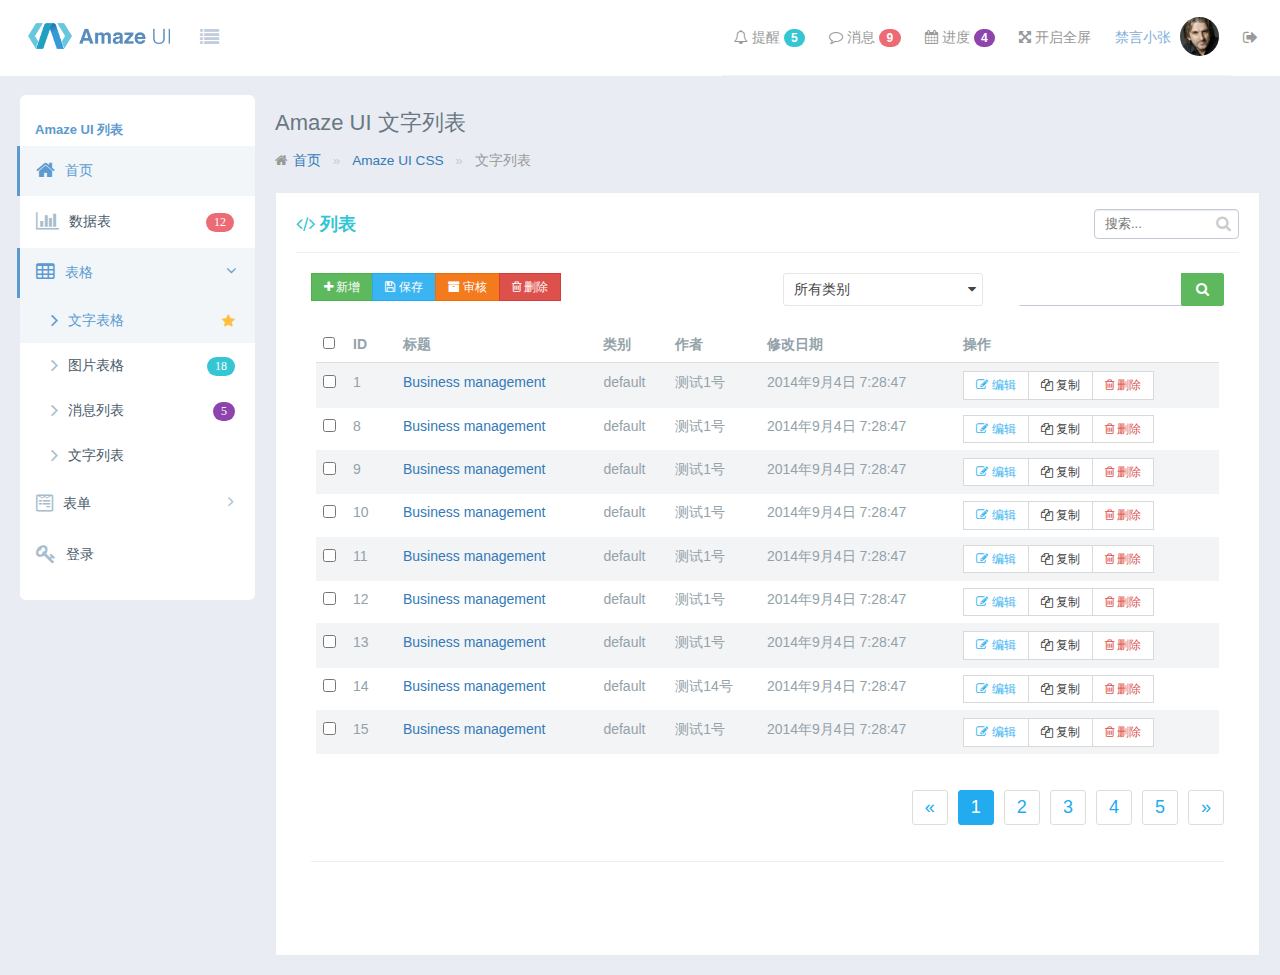
<file: mainManage/src/main/resources/html/table-font-list.html>
<!doctype html>
<html>

<head>
    <meta charset="utf-8">
    <meta http-equiv="X-UA-Compatible" content="IE=edge">
    <title>Amaze UI Admin index Examples</title>
    <meta name="description" content="这是一个 index 页面">
    <meta name="keywords" content="index">
    <meta name="viewport" content="width=device-width, initial-scale=1">
    <meta name="renderer" content="webkit">
    <meta http-equiv="Cache-Control" content="no-siteapp" />
    <link rel="icon" type="image/png" href="../static/i/favicon.png">
    <link rel="apple-touch-icon-precomposed" href="../static/i/app-icon72x72@2x.png">
    <meta name="apple-mobile-web-app-title" content="Amaze UI" />
    <link rel="stylesheet" href="../static/css/amazeui.min.css" />
    <link rel="stylesheet" href="../static/css/admin.css">
    <link rel="stylesheet" href="../static/css/app.css">
</head>

<body data-type="generalComponents">


    <header class="am-topbar am-topbar-inverse admin-header">
        <div class="am-topbar-brand">
            <a href="javascript:;" class="tpl-logo">
                <img src="../static/img/logo.png" alt="">
            </a>
        </div>
        <div class="am-icon-list tpl-header-nav-hover-ico am-fl am-margin-right">

        </div>

        <button class="am-topbar-btn am-topbar-toggle am-btn am-btn-sm am-btn-success am-show-sm-only" data-am-collapse="{target: '#topbar-collapse'}"><span class="am-sr-only">导航切换</span> <span class="am-icon-bars"></span></button>

        <div class="am-collapse am-topbar-collapse" id="topbar-collapse">

            <ul class="am-nav am-nav-pills am-topbar-nav am-topbar-right admin-header-list tpl-header-list">
                <li class="am-dropdown" data-am-dropdown data-am-dropdown-toggle>
                    <a class="am-dropdown-toggle tpl-header-list-link" href="javascript:;">
                        <span class="am-icon-bell-o"></span> 提醒 <span class="am-badge tpl-badge-success am-round">5</span></span>
                    </a>
                    <ul class="am-dropdown-content tpl-dropdown-content">
                        <li class="tpl-dropdown-content-external">
                            <h3>你有 <span class="tpl-color-success">5</span> 条提醒</h3><a href="###">全部</a></li>
                        <li class="tpl-dropdown-list-bdbc"><a href="#" class="tpl-dropdown-list-fl"><span class="am-icon-btn am-icon-plus tpl-dropdown-ico-btn-size tpl-badge-success"></span> 【预览模块】移动端 查看时 手机、电脑框隐藏。</a>
                            <span class="tpl-dropdown-list-fr">3小时前</span>
                        </li>
                        <li class="tpl-dropdown-list-bdbc"><a href="#" class="tpl-dropdown-list-fl"><span class="am-icon-btn am-icon-check tpl-dropdown-ico-btn-size tpl-badge-danger"></span> 移动端，导航条下边距处理</a>
                            <span class="tpl-dropdown-list-fr">15分钟前</span>
                        </li>
                        <li class="tpl-dropdown-list-bdbc"><a href="#" class="tpl-dropdown-list-fl"><span class="am-icon-btn am-icon-bell-o tpl-dropdown-ico-btn-size tpl-badge-warning"></span> 追加统计代码</a>
                            <span class="tpl-dropdown-list-fr">2天前</span>
                        </li>
                    </ul>
                </li>
                <li class="am-dropdown" data-am-dropdown data-am-dropdown-toggle>
                    <a class="am-dropdown-toggle tpl-header-list-link" href="javascript:;">
                        <span class="am-icon-comment-o"></span> 消息 <span class="am-badge tpl-badge-danger am-round">9</span></span>
                    </a>
                    <ul class="am-dropdown-content tpl-dropdown-content">
                        <li class="tpl-dropdown-content-external">
                            <h3>你有 <span class="tpl-color-danger">9</span> 条新消息</h3><a href="###">全部</a></li>
                        <li>
                            <a href="#" class="tpl-dropdown-content-message">
                                <span class="tpl-dropdown-content-photo">
                      <img src="../static/img/user02.png" alt=""> </span>
                                <span class="tpl-dropdown-content-subject">
                      <span class="tpl-dropdown-content-from"> 禁言小张 </span>
                                <span class="tpl-dropdown-content-time">10分钟前 </span>
                                </span>
                                <span class="tpl-dropdown-content-font"> Amaze UI 的诞生，依托于 GitHub 及其他技术社区上一些优秀的资源；Amaze UI 的成长，则离不开用户的支持。 </span>
                            </a>
                            <a href="#" class="tpl-dropdown-content-message">
                                <span class="tpl-dropdown-content-photo">
                      <img src="../static/img/user03.png" alt=""> </span>
                                <span class="tpl-dropdown-content-subject">
                      <span class="tpl-dropdown-content-from"> Steam </span>
                                <span class="tpl-dropdown-content-time">18分钟前</span>
                                </span>
                                <span class="tpl-dropdown-content-font"> 为了能最准确的传达所描述的问题， 建议你在反馈时附上演示，方便我们理解。 </span>
                            </a>
                        </li>

                    </ul>
                </li>
                <li class="am-dropdown" data-am-dropdown data-am-dropdown-toggle>
                    <a class="am-dropdown-toggle tpl-header-list-link" href="javascript:;">
                        <span class="am-icon-calendar"></span> 进度 <span class="am-badge tpl-badge-primary am-round">4</span></span>
                    </a>
                    <ul class="am-dropdown-content tpl-dropdown-content">
                        <li class="tpl-dropdown-content-external">
                            <h3>你有 <span class="tpl-color-primary">4</span> 个任务进度</h3><a href="###">全部</a></li>
                        <li>
                            <a href="javascript:;" class="tpl-dropdown-content-progress">
                                <span class="task">
                        <span class="desc">Amaze UI 用户中心 v1.2 </span>
                                <span class="percent">45%</span>
                                </span>
                                <span class="progress">
                        <div class="am-progress tpl-progress am-progress-striped"><div class="am-progress-bar am-progress-bar-success" style="width:45%"></div></div>
                    </span>
                            </a>
                        </li>
                        <li>
                            <a href="javascript:;" class="tpl-dropdown-content-progress">
                                <span class="task">
                        <span class="desc">新闻内容页 </span>
                                <span class="percent">30%</span>
                                </span>
                                <span class="progress">
                       <div class="am-progress tpl-progress am-progress-striped"><div class="am-progress-bar am-progress-bar-secondary" style="width:30%"></div></div>
                    </span>
                            </a>
                        </li>
                        <li>
                            <a href="javascript:;" class="tpl-dropdown-content-progress">
                                <span class="task">
                        <span class="desc">管理中心 </span>
                                <span class="percent">60%</span>
                                </span>
                                <span class="progress">
                        <div class="am-progress tpl-progress am-progress-striped"><div class="am-progress-bar am-progress-bar-warning" style="width:60%"></div></div>
                    </span>
                            </a>
                        </li>

                    </ul>
                </li>
                <li class="am-hide-sm-only"><a href="javascript:;" id="admin-fullscreen" class="tpl-header-list-link"><span class="am-icon-arrows-alt"></span> <span class="admin-fullText">开启全屏</span></a></li>

                <li class="am-dropdown" data-am-dropdown data-am-dropdown-toggle>
                    <a class="am-dropdown-toggle tpl-header-list-link" href="javascript:;">
                        <span class="tpl-header-list-user-nick">禁言小张</span><span class="tpl-header-list-user-ico"> <img src="../static/img/user01.png"></span>
                    </a>
                    <ul class="am-dropdown-content">
                        <li><a href="#"><span class="am-icon-bell-o"></span> 资料</a></li>
                        <li><a href="#"><span class="am-icon-cog"></span> 设置</a></li>
                        <li><a href="#"><span class="am-icon-power-off"></span> 退出</a></li>
                    </ul>
                </li>
                <li><a href="###" class="tpl-header-list-link"><span class="am-icon-sign-out tpl-header-list-ico-out-size"></span></a></li>
            </ul>
        </div>
    </header>







    <div class="tpl-page-container tpl-page-header-fixed">


        <div class="tpl-left-nav tpl-left-nav-hover">
            <div class="tpl-left-nav-title">
                Amaze UI 列表
            </div>
            <div class="tpl-left-nav-list">
                <ul class="tpl-left-nav-menu">
                    <li class="tpl-left-nav-item">
                        <a href="index.html" class="nav-link active">
                            <i class="am-icon-home"></i>
                            <span>首页</span>
                        </a>
                    </li>
                    <li class="tpl-left-nav-item">
                        <a href="chart.html" class="nav-link tpl-left-nav-link-list">
                            <i class="am-icon-bar-chart"></i>
                            <span>数据表</span>
                            <i class="tpl-left-nav-content tpl-badge-danger">
               12
             </i>
                        </a>
                    </li>

                    <li class="tpl-left-nav-item">
                        <!-- 打开状态 a 标签添加 active 即可   -->
                        <a href="javascript:;" class="nav-link tpl-left-nav-link-list active">
                            <i class="am-icon-table"></i>
                            <span>表格</span>
                            <!-- 列表打开状态的i标签添加 tpl-left-nav-more-ico-rotate 图表即90°旋转  -->
                            <i class="am-icon-angle-right tpl-left-nav-more-ico am-fr am-margin-right tpl-left-nav-more-ico-rotate"></i>
                        </a>
                        <ul class="tpl-left-nav-sub-menu" style="display:block">
                            <li>
                                <!-- 打开状态 a 标签添加 active 即可   -->
                                <a href="table-font-list.html" class="active">
                                    <i class="am-icon-angle-right"></i>
                                    <span>文字表格</span>
                                    <i class="am-icon-star tpl-left-nav-content-ico am-fr am-margin-right"></i>
                                </a>

                                <a href="table-images-list.html">
                                    <i class="am-icon-angle-right"></i>
                                    <span>图片表格</span>
                                    <i class="tpl-left-nav-content tpl-badge-success">
               18
             </i>

                                    <a href="form-news.html">
                                        <i class="am-icon-angle-right"></i>
                                        <span>消息列表</span>
                                        <i class="tpl-left-nav-content tpl-badge-primary">
               5
             </i>


                                        <a href="form-news-list.html">
                                            <i class="am-icon-angle-right"></i>
                                            <span>文字列表</span>

                                        </a>
                            </li>
                        </ul>
                    </li>

                    <li class="tpl-left-nav-item">
                        <a href="javascript:;" class="nav-link tpl-left-nav-link-list">
                            <i class="am-icon-wpforms"></i>
                            <span>表单</span>
                            <i class="am-icon-angle-right tpl-left-nav-more-ico am-fr am-margin-right"></i>
                        </a>
                        <ul class="tpl-left-nav-sub-menu">
                            <li>
                                <a href="form-amazeui.html">
                                    <i class="am-icon-angle-right"></i>
                                    <span>Amaze UI 表单</span>
                                    <i class="am-icon-star tpl-left-nav-content-ico am-fr am-margin-right"></i>
                                </a>

                                <a href="form-line.html">
                                    <i class="am-icon-angle-right"></i>
                                    <span>线条表单</span>
                                </a>
                            </li>
                        </ul>
                    </li>

                    <li class="tpl-left-nav-item">
                        <a href="login.html" class="nav-link tpl-left-nav-link-list">
                            <i class="am-icon-key"></i>
                            <span>登录</span>

                        </a>
                    </li>
                </ul>
            </div>
        </div>





        <div class="tpl-content-wrapper">
            <div class="tpl-content-page-title">
                Amaze UI 文字列表
            </div>
            <ol class="am-breadcrumb">
                <li><a href="#" class="am-icon-home">首页</a></li>
                <li><a href="#">Amaze UI CSS</a></li>
                <li class="am-active">文字列表</li>
            </ol>
            <div class="tpl-portlet-components">
                <div class="portlet-title">
                    <div class="caption font-green bold">
                        <span class="am-icon-code"></span> 列表
                    </div>
                    <div class="tpl-portlet-input tpl-fz-ml">
                        <div class="portlet-input input-small input-inline">
                            <div class="input-icon right">
                                <i class="am-icon-search"></i>
                                <input type="text" class="form-control form-control-solid" placeholder="搜索..."> </div>
                        </div>
                    </div>


                </div>
                <div class="tpl-block">
                    <div class="am-g">
                        <div class="am-u-sm-12 am-u-md-6">
                            <div class="am-btn-toolbar">
                                <div class="am-btn-group am-btn-group-xs">
                                    <button type="button" class="am-btn am-btn-default am-btn-success"><span class="am-icon-plus"></span> 新增</button>
                                    <button type="button" class="am-btn am-btn-default am-btn-secondary"><span class="am-icon-save"></span> 保存</button>
                                    <button type="button" class="am-btn am-btn-default am-btn-warning"><span class="am-icon-archive"></span> 审核</button>
                                    <button type="button" class="am-btn am-btn-default am-btn-danger"><span class="am-icon-trash-o"></span> 删除</button>
                                </div>
                            </div>
                        </div>
                        <div class="am-u-sm-12 am-u-md-3">
                            <div class="am-form-group">
                                <select data-am-selected="{btnSize: 'sm'}">
              <option value="option1">所有类别</option>
              <option value="option2">IT业界</option>
              <option value="option3">数码产品</option>
              <option value="option3">笔记本电脑</option>
              <option value="option3">平板电脑</option>
              <option value="option3">只能手机</option>
              <option value="option3">超极本</option>
            </select>
                            </div>
                        </div>
                        <div class="am-u-sm-12 am-u-md-3">
                            <div class="am-input-group am-input-group-sm">
                                <input type="text" class="am-form-field">
                                <span class="am-input-group-btn">
            <button class="am-btn  am-btn-default am-btn-success tpl-am-btn-success am-icon-search" type="button"></button>
          </span>
                            </div>
                        </div>
                    </div>
                    <div class="am-g">
                        <div class="am-u-sm-12">
                            <form class="am-form">
                                <table class="am-table am-table-striped am-table-hover table-main">
                                    <thead>
                                        <tr>
                                            <th class="table-check"><input type="checkbox" class="tpl-table-fz-check"></th>
                                            <th class="table-id">ID</th>
                                            <th class="table-title">标题</th>
                                            <th class="table-type">类别</th>
                                            <th class="table-author am-hide-sm-only">作者</th>
                                            <th class="table-date am-hide-sm-only">修改日期</th>
                                            <th class="table-set">操作</th>
                                        </tr>
                                    </thead>
                                    <tbody>
                                        <tr>
                                            <td><input type="checkbox"></td>
                                            <td>1</td>
                                            <td><a href="#">Business management</a></td>
                                            <td>default</td>
                                            <td class="am-hide-sm-only">测试1号</td>
                                            <td class="am-hide-sm-only">2014年9月4日 7:28:47</td>
                                            <td>
                                                <div class="am-btn-toolbar">
                                                    <div class="am-btn-group am-btn-group-xs">
                                                        <button class="am-btn am-btn-default am-btn-xs am-text-secondary"><span class="am-icon-pencil-square-o"></span> 编辑</button>
                                                        <button class="am-btn am-btn-default am-btn-xs am-hide-sm-only"><span class="am-icon-copy"></span> 复制</button>
                                                        <button class="am-btn am-btn-default am-btn-xs am-text-danger am-hide-sm-only"><span class="am-icon-trash-o"></span> 删除</button>
                                                    </div>
                                                </div>
                                            </td>
                                        </tr>

                                        <tr>
                                            <td><input type="checkbox"></td>
                                            <td>8</td>
                                            <td><a href="#">Business management</a></td>
                                            <td>default</td>
                                            <td class="am-hide-sm-only">测试1号</td>
                                            <td class="am-hide-sm-only">2014年9月4日 7:28:47</td>
                                            <td>
                                                <div class="am-btn-toolbar">
                                                    <div class="am-btn-group am-btn-group-xs">
                                                        <button class="am-btn am-btn-default am-btn-xs am-text-secondary"><span class="am-icon-pencil-square-o"></span> 编辑</button>
                                                        <button class="am-btn am-btn-default am-btn-xs am-hide-sm-only"><span class="am-icon-copy"></span> 复制</button>
                                                        <button class="am-btn am-btn-default am-btn-xs am-text-danger am-hide-sm-only"><span class="am-icon-trash-o"></span> 删除</button>
                                                    </div>
                                                </div>
                                            </td>
                                        </tr>
                                        <tr>
                                            <td><input type="checkbox"></td>
                                            <td>9</td>
                                            <td><a href="#">Business management</a></td>
                                            <td>default</td>
                                            <td class="am-hide-sm-only">测试1号</td>
                                            <td class="am-hide-sm-only">2014年9月4日 7:28:47</td>
                                            <td>
                                                <div class="am-btn-toolbar">
                                                    <div class="am-btn-group am-btn-group-xs">
                                                        <button class="am-btn am-btn-default am-btn-xs am-text-secondary"><span class="am-icon-pencil-square-o"></span> 编辑</button>
                                                        <button class="am-btn am-btn-default am-btn-xs am-hide-sm-only"><span class="am-icon-copy"></span> 复制</button>
                                                        <button class="am-btn am-btn-default am-btn-xs am-text-danger am-hide-sm-only"><span class="am-icon-trash-o"></span> 删除</button>
                                                    </div>
                                                </div>
                                            </td>
                                        </tr>
                                        <tr>
                                            <td><input type="checkbox"></td>
                                            <td>10</td>
                                            <td><a href="#">Business management</a></td>
                                            <td>default</td>
                                            <td class="am-hide-sm-only">测试1号</td>
                                            <td class="am-hide-sm-only">2014年9月4日 7:28:47</td>
                                            <td>
                                                <div class="am-btn-toolbar">
                                                    <div class="am-btn-group am-btn-group-xs">
                                                        <button class="am-btn am-btn-default am-btn-xs am-text-secondary"><span class="am-icon-pencil-square-o"></span> 编辑</button>
                                                        <button class="am-btn am-btn-default am-btn-xs am-hide-sm-only"><span class="am-icon-copy"></span> 复制</button>
                                                        <button class="am-btn am-btn-default am-btn-xs am-text-danger am-hide-sm-only"><span class="am-icon-trash-o"></span> 删除</button>
                                                    </div>
                                                </div>
                                            </td>
                                        </tr>
                                        <tr>
                                            <td><input type="checkbox"></td>
                                            <td>11</td>
                                            <td><a href="#">Business management</a></td>
                                            <td>default</td>
                                            <td class="am-hide-sm-only">测试1号</td>
                                            <td class="am-hide-sm-only">2014年9月4日 7:28:47</td>
                                            <td>
                                                <div class="am-btn-toolbar">
                                                    <div class="am-btn-group am-btn-group-xs">
                                                        <button class="am-btn am-btn-default am-btn-xs am-text-secondary"><span class="am-icon-pencil-square-o"></span> 编辑</button>
                                                        <button class="am-btn am-btn-default am-btn-xs am-hide-sm-only"><span class="am-icon-copy"></span> 复制</button>
                                                        <button class="am-btn am-btn-default am-btn-xs am-text-danger am-hide-sm-only"><span class="am-icon-trash-o"></span> 删除</button>
                                                    </div>
                                                </div>
                                            </td>
                                        </tr>
                                        <tr>
                                            <td><input type="checkbox"></td>
                                            <td>12</td>
                                            <td><a href="#">Business management</a></td>
                                            <td>default</td>
                                            <td class="am-hide-sm-only">测试1号</td>
                                            <td class="am-hide-sm-only">2014年9月4日 7:28:47</td>
                                            <td>
                                                <div class="am-btn-toolbar">
                                                    <div class="am-btn-group am-btn-group-xs">
                                                        <button class="am-btn am-btn-default am-btn-xs am-text-secondary"><span class="am-icon-pencil-square-o"></span> 编辑</button>
                                                        <button class="am-btn am-btn-default am-btn-xs am-hide-sm-only"><span class="am-icon-copy"></span> 复制</button>
                                                        <button class="am-btn am-btn-default am-btn-xs am-text-danger am-hide-sm-only"><span class="am-icon-trash-o"></span> 删除</button>
                                                    </div>
                                                </div>
                                            </td>
                                        </tr>
                                        <tr>
                                            <td><input type="checkbox"></td>
                                            <td>13</td>
                                            <td><a href="#">Business management</a></td>
                                            <td>default</td>
                                            <td class="am-hide-sm-only">测试1号</td>
                                            <td class="am-hide-sm-only">2014年9月4日 7:28:47</td>
                                            <td>
                                                <div class="am-btn-toolbar">
                                                    <div class="am-btn-group am-btn-group-xs">
                                                        <button class="am-btn am-btn-default am-btn-xs am-text-secondary"><span class="am-icon-pencil-square-o"></span> 编辑</button>
                                                        <button class="am-btn am-btn-default am-btn-xs am-hide-sm-only"><span class="am-icon-copy"></span> 复制</button>
                                                        <button class="am-btn am-btn-default am-btn-xs am-text-danger am-hide-sm-only"><span class="am-icon-trash-o"></span> 删除</button>
                                                    </div>
                                                </div>
                                            </td>
                                        </tr>
                                        <tr>
                                            <td><input type="checkbox"></td>
                                            <td>14</td>
                                            <td><a href="#">Business management</a></td>
                                            <td>default</td>
                                            <td class="am-hide-sm-only">测试14号</td>
                                            <td class="am-hide-sm-only">2014年9月4日 7:28:47</td>
                                            <td>
                                                <div class="am-btn-toolbar">
                                                    <div class="am-btn-group am-btn-group-xs">
                                                        <button class="am-btn am-btn-default am-btn-xs am-text-secondary"><span class="am-icon-pencil-square-o"></span> 编辑</button>
                                                        <button class="am-btn am-btn-default am-btn-xs am-hide-sm-only"><span class="am-icon-copy"></span> 复制</button>
                                                        <button class="am-btn am-btn-default am-btn-xs am-text-danger am-hide-sm-only"><span class="am-icon-trash-o"></span> 删除</button>
                                                    </div>
                                                </div>
                                            </td>
                                        </tr>
                                        <tr>
                                            <td><input type="checkbox"></td>
                                            <td>15</td>
                                            <td><a href="#">Business management</a></td>
                                            <td>default</td>
                                            <td class="am-hide-sm-only">测试1号</td>
                                            <td class="am-hide-sm-only">2014年9月4日 7:28:47</td>
                                            <td>
                                                <div class="am-btn-toolbar">
                                                    <div class="am-btn-group am-btn-group-xs">
                                                        <button class="am-btn am-btn-default am-btn-xs am-text-secondary"><span class="am-icon-pencil-square-o"></span> 编辑</button>
                                                        <button class="am-btn am-btn-default am-btn-xs am-hide-sm-only"><span class="am-icon-copy"></span> 复制</button>
                                                        <button class="am-btn am-btn-default am-btn-xs am-text-danger am-hide-sm-only"><span class="am-icon-trash-o"></span> 删除</button>
                                                    </div>
                                                </div>
                                            </td>
                                        </tr>
                                    </tbody>
                                </table>
                                <div class="am-cf">

                                    <div class="am-fr">
                                        <ul class="am-pagination tpl-pagination">
                                            <li class="am-disabled"><a href="#">«</a></li>
                                            <li class="am-active"><a href="#">1</a></li>
                                            <li><a href="#">2</a></li>
                                            <li><a href="#">3</a></li>
                                            <li><a href="#">4</a></li>
                                            <li><a href="#">5</a></li>
                                            <li><a href="#">»</a></li>
                                        </ul>
                                    </div>
                                </div>
                                <hr>

                            </form>
                        </div>

                    </div>
                </div>
                <div class="tpl-alert"></div>
            </div>










        </div>

    </div>


    <script src="../static/js/jquery.min.js"></script>
    <script src="../static/js/amazeui.min.js"></script>
    <script src="../static/js/app.js"></script>
</body>

</html>
</file>
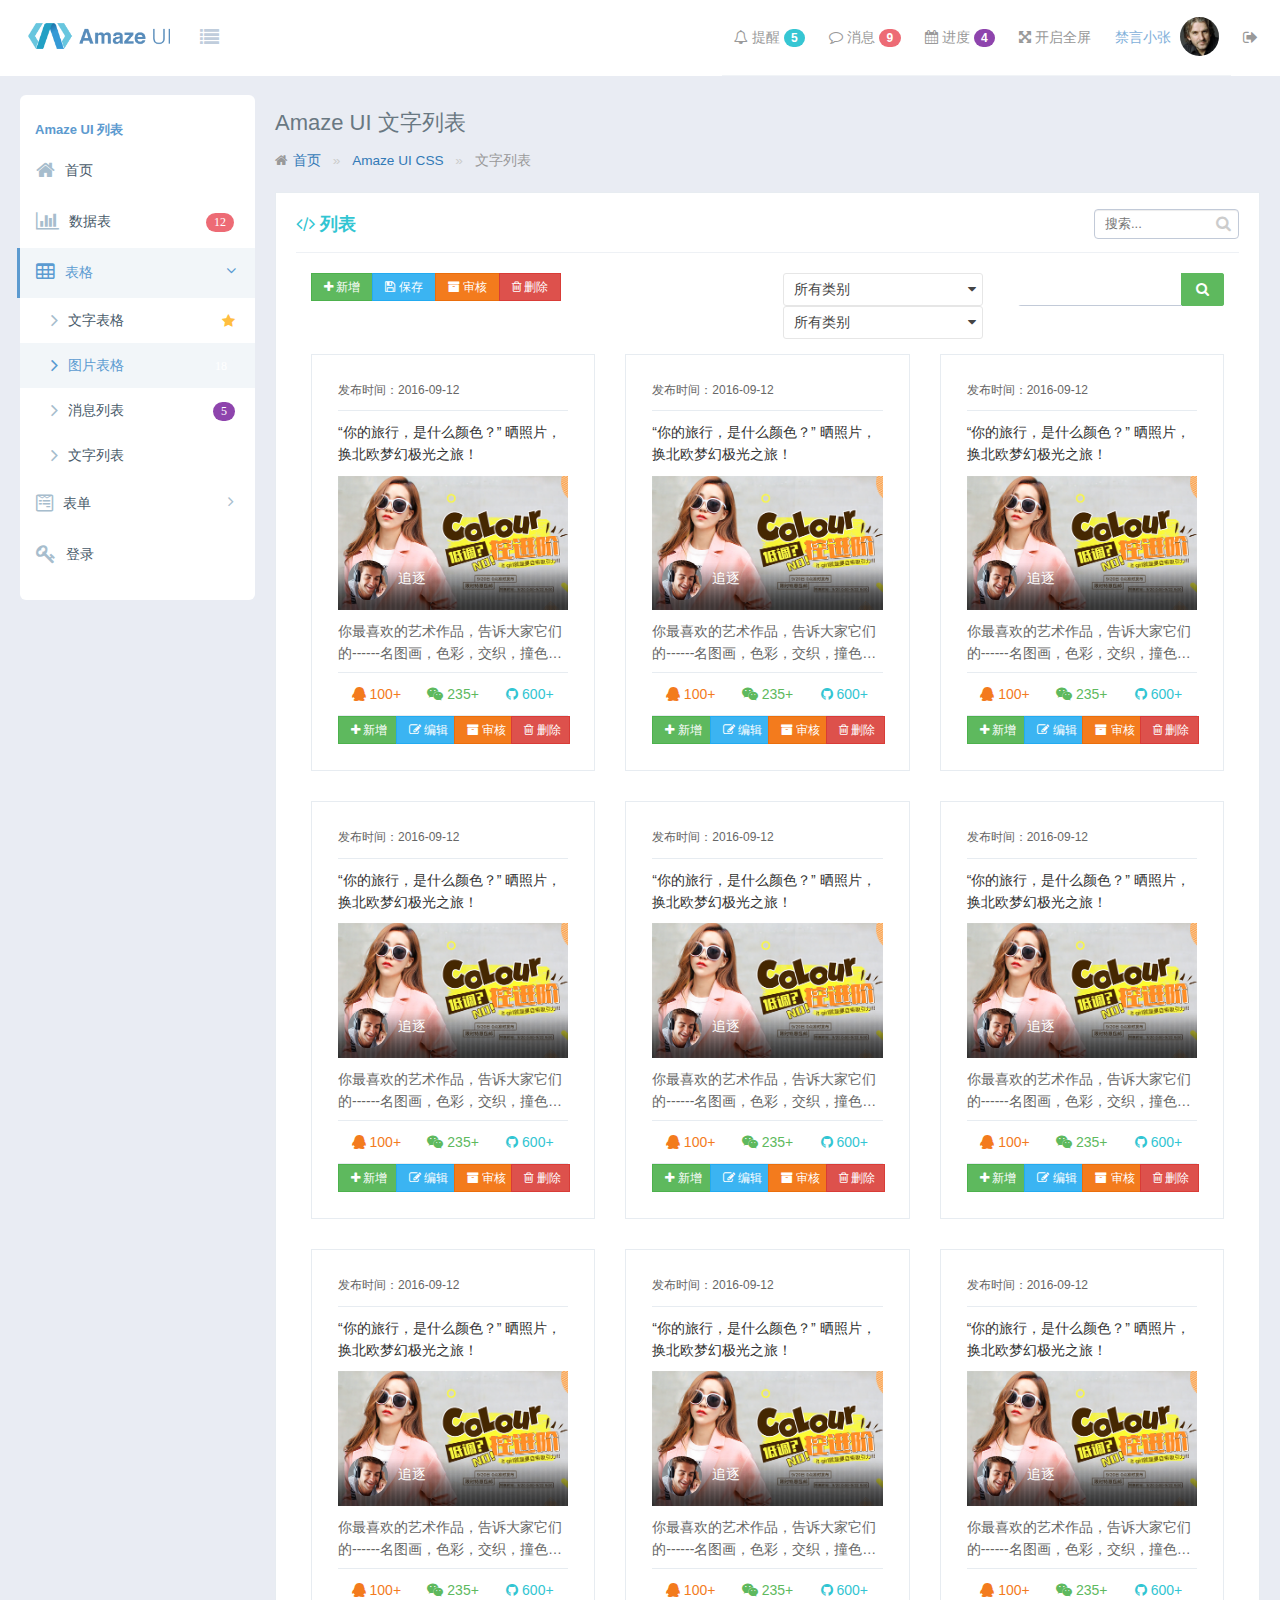
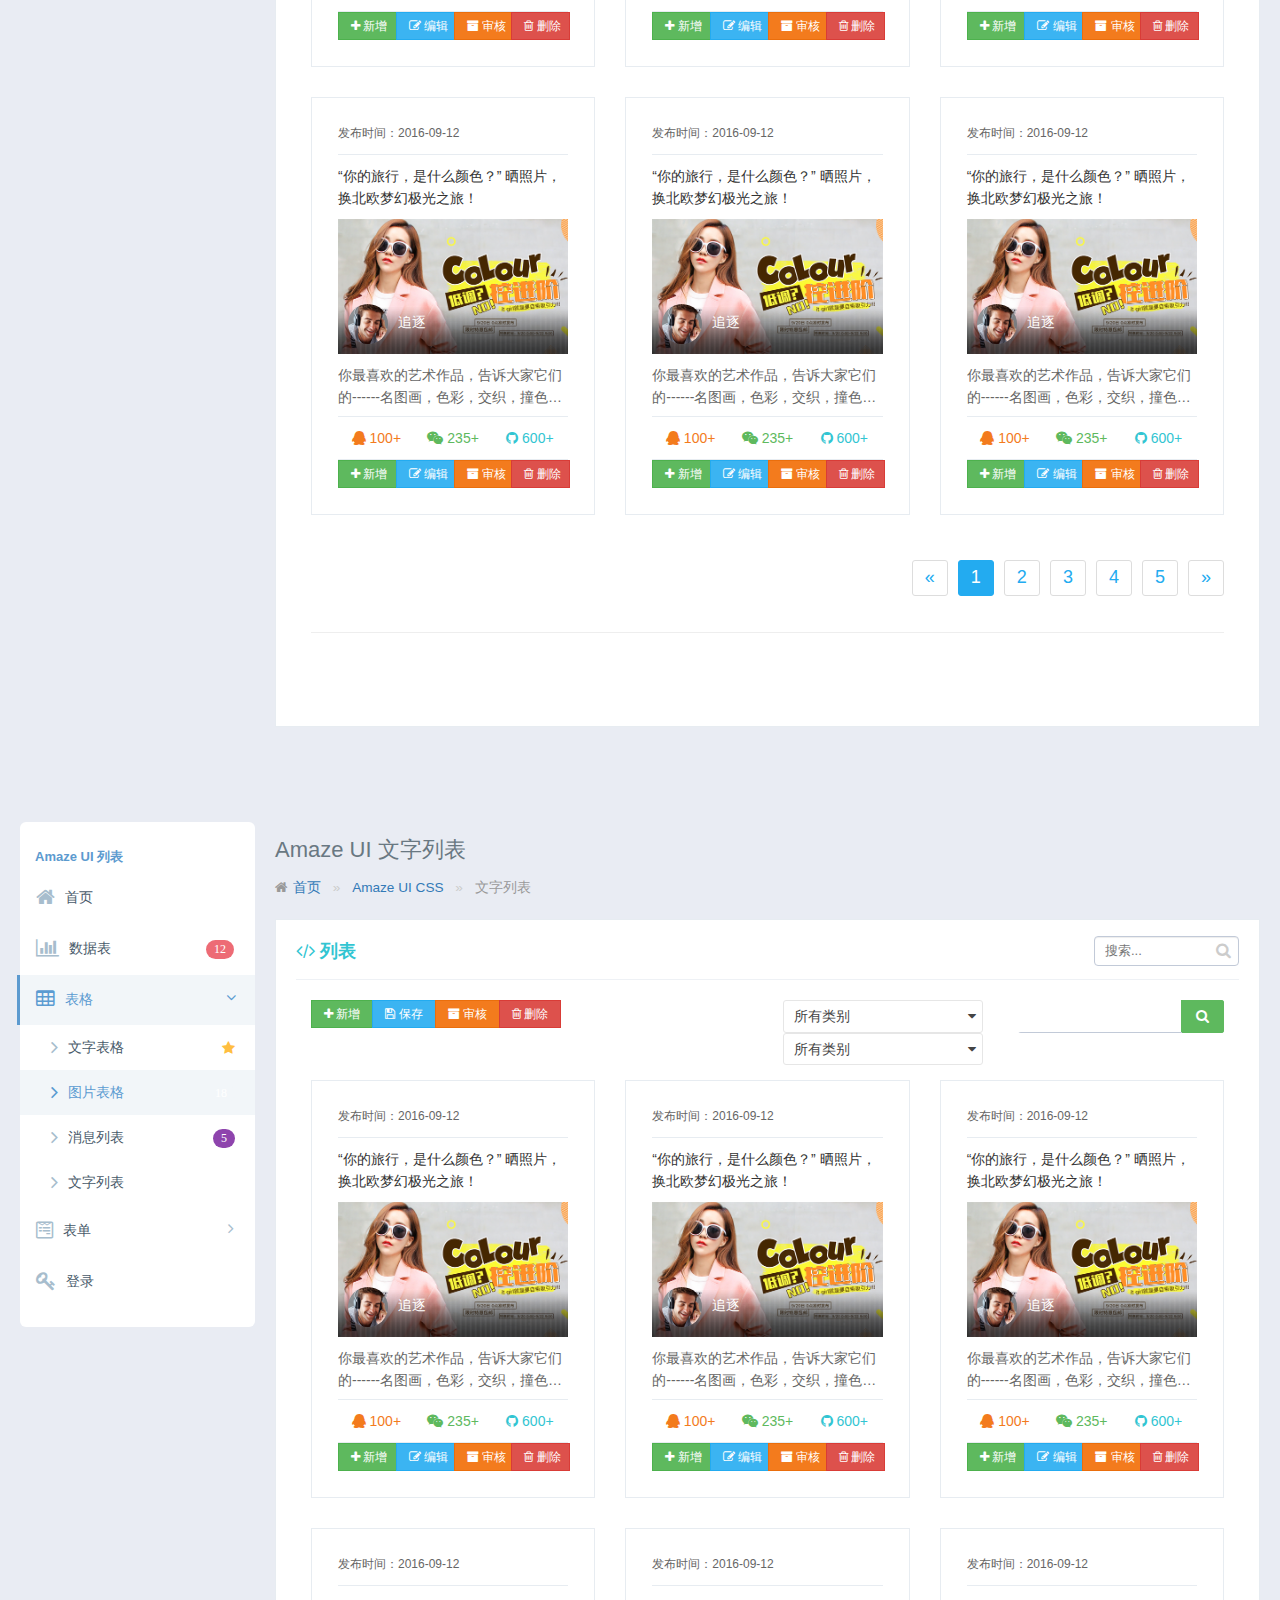
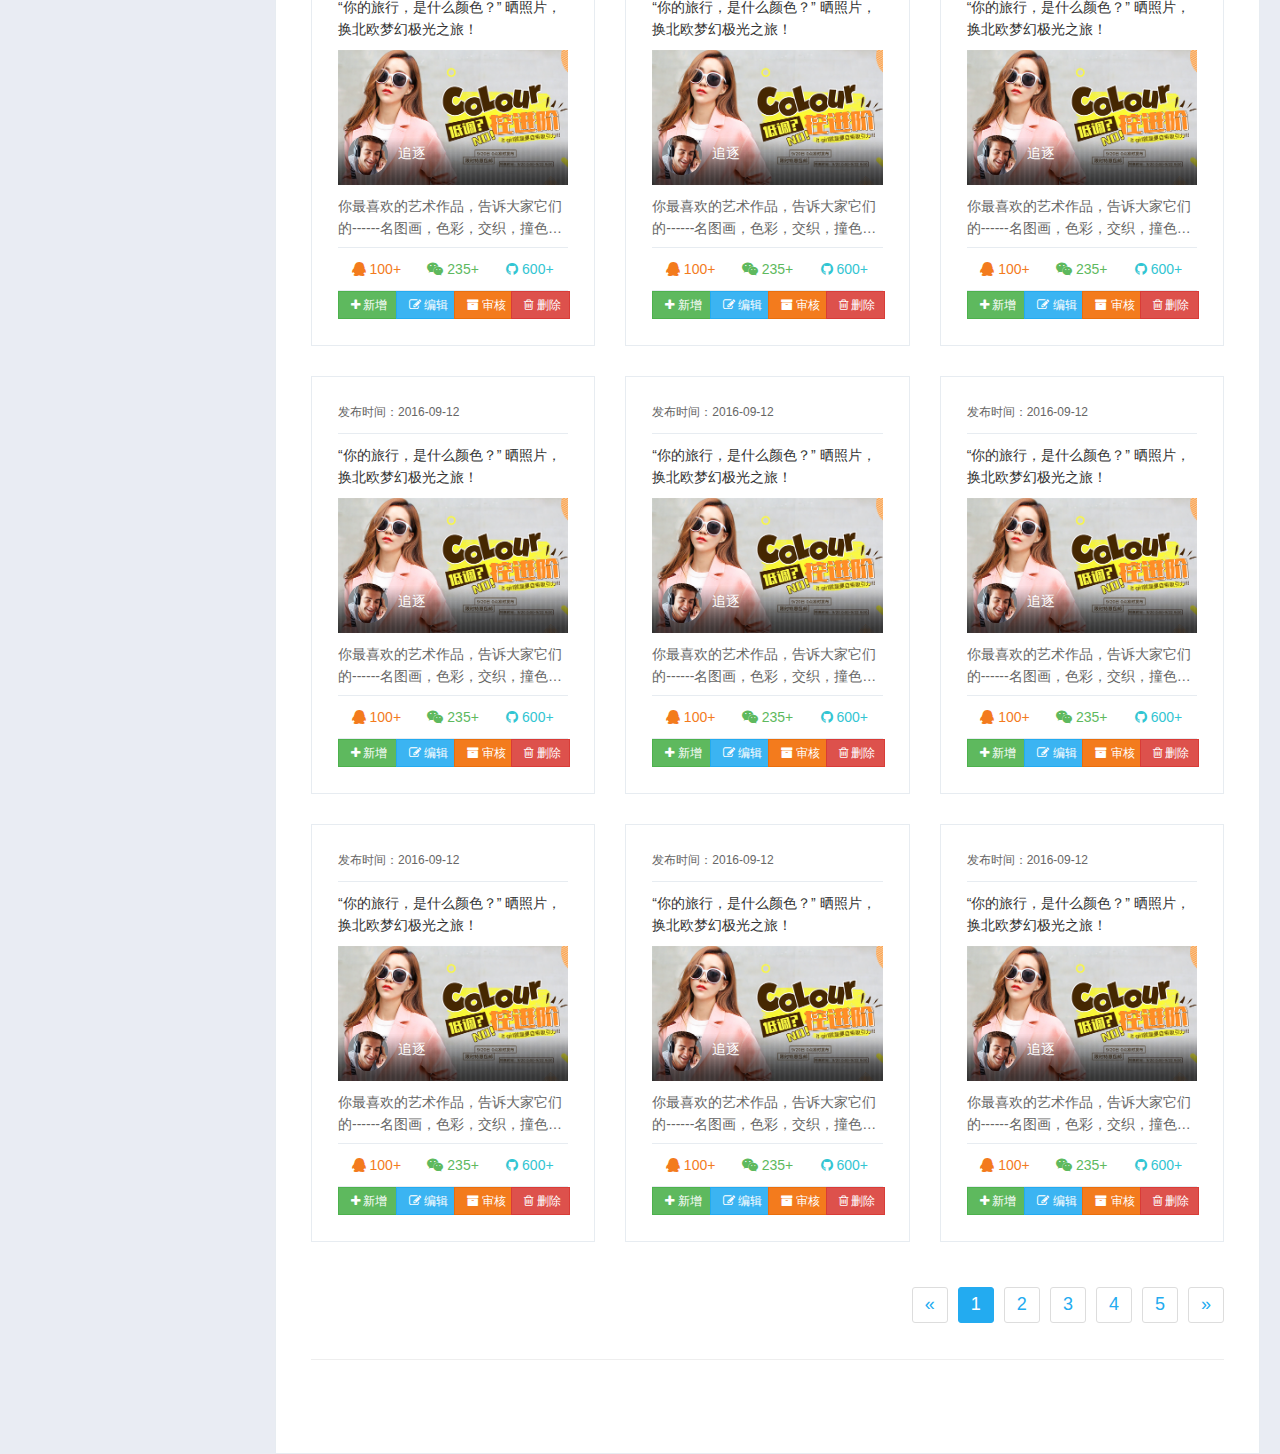
<file: mainManage/src/main/resources/html/table-images-list.html>
<!doctype html>
<html>

<head>
    <meta charset="utf-8">
    <meta http-equiv="X-UA-Compatible" content="IE=edge">
    <title>Amaze UI Admin index Examples</title>
    <meta name="description" content="这是一个 index 页面">
    <meta name="keywords" content="index">
    <meta name="viewport" content="width=device-width, initial-scale=1">
    <meta name="renderer" content="webkit">
    <meta http-equiv="Cache-Control" content="no-siteapp" />
    <link rel="icon" type="image/png" href="../static/i/favicon.png">
    <link rel="apple-touch-icon-precomposed" href="../static/i/app-icon72x72@2x.png">
    <meta name="apple-mobile-web-app-title" content="Amaze UI" />
    <link rel="stylesheet" href="../static/css/amazeui.min.css" />
    <link rel="stylesheet" href="../static/css/admin.css">
    <link rel="stylesheet" href="../static/css/app.css">
</head>

<body data-type="generalComponents">


    <header class="am-topbar am-topbar-inverse admin-header">
        <div class="am-topbar-brand">
            <a href="javascript:;" class="tpl-logo">
                <img src="../static/img/logo.png" alt="">
            </a>
        </div>
        <div class="am-icon-list tpl-header-nav-hover-ico am-fl am-margin-right">

        </div>

        <button class="am-topbar-btn am-topbar-toggle am-btn am-btn-sm am-btn-success am-show-sm-only" data-am-collapse="{target: '#topbar-collapse'}"><span class="am-sr-only">导航切换</span> <span class="am-icon-bars"></span></button>

        <div class="am-collapse am-topbar-collapse" id="topbar-collapse">

            <ul class="am-nav am-nav-pills am-topbar-nav am-topbar-right admin-header-list tpl-header-list">
                <li class="am-dropdown" data-am-dropdown data-am-dropdown-toggle>
                    <a class="am-dropdown-toggle tpl-header-list-link" href="javascript:;">
                        <span class="am-icon-bell-o"></span> 提醒 <span class="am-badge tpl-badge-success am-round">5</span></span>
                    </a>
                    <ul class="am-dropdown-content tpl-dropdown-content">
                        <li class="tpl-dropdown-content-external">
                            <h3>你有 <span class="tpl-color-success">5</span> 条提醒</h3><a href="###">全部</a></li>
                        <li class="tpl-dropdown-list-bdbc"><a href="#" class="tpl-dropdown-list-fl"><span class="am-icon-btn am-icon-plus tpl-dropdown-ico-btn-size tpl-badge-success"></span> 【预览模块】移动端 查看时 手机、电脑框隐藏。</a>
                            <span class="tpl-dropdown-list-fr">3小时前</span>
                        </li>
                        <li class="tpl-dropdown-list-bdbc"><a href="#" class="tpl-dropdown-list-fl"><span class="am-icon-btn am-icon-check tpl-dropdown-ico-btn-size tpl-badge-danger"></span> 移动端，导航条下边距处理</a>
                            <span class="tpl-dropdown-list-fr">15分钟前</span>
                        </li>
                        <li class="tpl-dropdown-list-bdbc"><a href="#" class="tpl-dropdown-list-fl"><span class="am-icon-btn am-icon-bell-o tpl-dropdown-ico-btn-size tpl-badge-warning"></span> 追加统计代码</a>
                            <span class="tpl-dropdown-list-fr">2天前</span>
                        </li>
                    </ul>
                </li>
                <li class="am-dropdown" data-am-dropdown data-am-dropdown-toggle>
                    <a class="am-dropdown-toggle tpl-header-list-link" href="javascript:;">
                        <span class="am-icon-comment-o"></span> 消息 <span class="am-badge tpl-badge-danger am-round">9</span></span>
                    </a>
                    <ul class="am-dropdown-content tpl-dropdown-content">
                        <li class="tpl-dropdown-content-external">
                            <h3>你有 <span class="tpl-color-danger">9</span> 条新消息</h3><a href="###">全部</a></li>
                        <li>
                            <a href="#" class="tpl-dropdown-content-message">
                                <span class="tpl-dropdown-content-photo">
                      <img src="../static/img/user02.png" alt=""> </span>
                                <span class="tpl-dropdown-content-subject">
                      <span class="tpl-dropdown-content-from"> 禁言小张 </span>
                                <span class="tpl-dropdown-content-time">10分钟前 </span>
                                </span>
                                <span class="tpl-dropdown-content-font"> Amaze UI 的诞生，依托于 GitHub 及其他技术社区上一些优秀的资源；Amaze UI 的成长，则离不开用户的支持。 </span>
                            </a>
                            <a href="#" class="tpl-dropdown-content-message">
                                <span class="tpl-dropdown-content-photo">
                      <img src="../static/img/user03.png" alt=""> </span>
                                <span class="tpl-dropdown-content-subject">
                      <span class="tpl-dropdown-content-from"> Steam </span>
                                <span class="tpl-dropdown-content-time">18分钟前</span>
                                </span>
                                <span class="tpl-dropdown-content-font"> 为了能最准确的传达所描述的问题， 建议你在反馈时附上演示，方便我们理解。 </span>
                            </a>
                        </li>

                    </ul>
                </li>
                <li class="am-dropdown" data-am-dropdown data-am-dropdown-toggle>
                    <a class="am-dropdown-toggle tpl-header-list-link" href="javascript:;">
                        <span class="am-icon-calendar"></span> 进度 <span class="am-badge tpl-badge-primary am-round">4</span></span>
                    </a>
                    <ul class="am-dropdown-content tpl-dropdown-content">
                        <li class="tpl-dropdown-content-external">
                            <h3>你有 <span class="tpl-color-primary">4</span> 个任务进度</h3><a href="###">全部</a></li>
                        <li>
                            <a href="javascript:;" class="tpl-dropdown-content-progress">
                                <span class="task">
                        <span class="desc">Amaze UI 用户中心 v1.2 </span>
                                <span class="percent">45%</span>
                                </span>
                                <span class="progress">
                        <div class="am-progress tpl-progress am-progress-striped"><div class="am-progress-bar am-progress-bar-success" style="width:45%"></div></div>
                    </span>
                            </a>
                        </li>
                        <li>
                            <a href="javascript:;" class="tpl-dropdown-content-progress">
                                <span class="task">
                        <span class="desc">新闻内容页 </span>
                                <span class="percent">30%</span>
                                </span>
                                <span class="progress">
                       <div class="am-progress tpl-progress am-progress-striped"><div class="am-progress-bar am-progress-bar-secondary" style="width:30%"></div></div>
                    </span>
                            </a>
                        </li>
                        <li>
                            <a href="javascript:;" class="tpl-dropdown-content-progress">
                                <span class="task">
                        <span class="desc">管理中心 </span>
                                <span class="percent">60%</span>
                                </span>
                                <span class="progress">
                        <div class="am-progress tpl-progress am-progress-striped"><div class="am-progress-bar am-progress-bar-warning" style="width:60%"></div></div>
                    </span>
                            </a>
                        </li>

                    </ul>
                </li>
                <li class="am-hide-sm-only"><a href="javascript:;" id="admin-fullscreen" class="tpl-header-list-link"><span class="am-icon-arrows-alt"></span> <span class="admin-fullText">开启全屏</span></a></li>

                <li class="am-dropdown" data-am-dropdown data-am-dropdown-toggle>
                    <a class="am-dropdown-toggle tpl-header-list-link" href="javascript:;">
                        <span class="tpl-header-list-user-nick">禁言小张</span><span class="tpl-header-list-user-ico"> <img src="../static/img/user01.png"></span>
                    </a>
                    <ul class="am-dropdown-content">
                        <li><a href="#"><span class="am-icon-bell-o"></span> 资料</a></li>
                        <li><a href="#"><span class="am-icon-cog"></span> 设置</a></li>
                        <li><a href="#"><span class="am-icon-power-off"></span> 退出</a></li>
                    </ul>
                </li>
                <li><a href="###" class="tpl-header-list-link"><span class="am-icon-sign-out tpl-header-list-ico-out-size"></span></a></li>
            </ul>
        </div>
    </header>







    <div class="tpl-page-container tpl-page-header-fixed">

        <div class="tpl-left-nav tpl-left-nav-hover">
            <div class="tpl-left-nav-title">
                Amaze UI 列表
            </div>
            <div class="tpl-left-nav-list">
                <ul class="tpl-left-nav-menu">
                    <li class="tpl-left-nav-item">
                        <a href="index.html" class="nav-link">
                            <i class="am-icon-home"></i>
                            <span>首页</span>
                        </a>
                    </li>
                    <li class="tpl-left-nav-item">
                        <a href="chart.html" class="nav-link tpl-left-nav-link-list">
                            <i class="am-icon-bar-chart"></i>
                            <span>数据表</span>
                            <i class="tpl-left-nav-content tpl-badge-danger">
               12
             </i>
                        </a>
                    </li>

                    <li class="tpl-left-nav-item">
                        <!-- 打开状态 a 标签添加 active 即可   -->
                        <a href="javascript:;" class="nav-link tpl-left-nav-link-list active">
                            <i class="am-icon-table"></i>
                            <span>表格</span>
                            <!-- 列表打开状态的i标签添加 tpl-left-nav-more-ico-rotate 图表即90°旋转  -->
                            <i class="am-icon-angle-right tpl-left-nav-more-ico am-fr am-margin-right tpl-left-nav-more-ico-rotate"></i>
                        </a>
                        <ul class="tpl-left-nav-sub-menu" style="display:block">
                            <li>
                                <a href="table-font-list.html">
                                    <i class="am-icon-angle-right"></i>
                                    <span>文字表格</span>
                                    <i class="am-icon-star tpl-left-nav-content-ico am-fr am-margin-right"></i>
                                </a>
                                <!-- 打开状态 a 标签添加 active 即可   -->
                                <a href="table-images-list.html" class="active">
                                    <i class="am-icon-angle-right"></i>
                                    <span>图片表格</span>
                                    <i class="tpl-left-nav-content tpl-badge-success">
               18
             </i>

                                    <a href="form-news.html">
                                        <i class="am-icon-angle-right"></i>
                                        <span>消息列表</span>
                                        <i class="tpl-left-nav-content tpl-badge-primary">
               5
             </i>


                                        <a href="form-news-list.html">
                                            <i class="am-icon-angle-right"></i>
                                            <span>文字列表</span>

                                        </a>
                            </li>
                        </ul>
                    </li>

                    <li class="tpl-left-nav-item">
                        <a href="javascript:;" class="nav-link tpl-left-nav-link-list">
                            <i class="am-icon-wpforms"></i>
                            <span>表单</span>
                            <i class="am-icon-angle-right tpl-left-nav-more-ico am-fr am-margin-right"></i>
                        </a>
                        <ul class="tpl-left-nav-sub-menu">
                            <li>
                                <a href="form-amazeui.html">
                                    <i class="am-icon-angle-right"></i>
                                    <span>Amaze UI 表单</span>
                                    <i class="am-icon-star tpl-left-nav-content-ico am-fr am-margin-right"></i>
                                </a>

                                <a href="form-line.html">
                                    <i class="am-icon-angle-right"></i>
                                    <span>线条表单</span>
                                </a>
                            </li>
                        </ul>
                    </li>

                    <li class="tpl-left-nav-item">
                        <a href="login.html" class="nav-link tpl-left-nav-link-list">
                            <i class="am-icon-key"></i>
                            <span>登录</span>

                        </a>
                    </li>
                </ul>
            </div>
        </div>





        <div class="tpl-content-wrapper">
            <div class="tpl-content-page-title">
                Amaze UI 文字列表
            </div>
            <ol class="am-breadcrumb">
                <li><a href="#" class="am-icon-home">首页</a></li>
                <li><a href="#">Amaze UI CSS</a></li>
                <li class="am-active">文字列表</li>
            </ol>
            <div class="tpl-portlet-components">
                <div class="portlet-title">
                    <div class="caption font-green bold">
                        <span class="am-icon-code"></span> 列表
                    </div>
                    <div class="tpl-portlet-input tpl-fz-ml">
                        <div class="portlet-input input-small input-inline">
                            <div class="input-icon right">
                                <i class="am-icon-search"></i>
                                <input type="text" class="form-control form-control-solid" placeholder="搜索..."> </div>
                        </div>
                    </div>


                </div>
                <div class="tpl-block">
                    <div class="am-g">
                        <div class="am-u-sm-12 am-u-md-6">
                            <div class="am-btn-toolbar">
                                <div class="am-btn-group am-btn-group-xs">
                                    <button type="button" class="am-btn am-btn-default am-btn-success"><span class="am-icon-plus"></span> 新增</button>
                                    <button type="button" class="am-btn am-btn-default am-btn-secondary"><span class="am-icon-save"></span> 保存</button>
                                    <button type="button" class="am-btn am-btn-default am-btn-warning"><span class="am-icon-archive"></span> 审核</button>
                                    <button type="button" class="am-btn am-btn-default am-btn-danger"><span class="am-icon-trash-o"></span> 删除</button>
                                </div>
                            </div>
                        </div>
                        <div class="am-u-sm-12 am-u-md-3">
                            <div class="am-form-group">
                                <select data-am-selected="{btnSize: 'sm'}">
              <option value="option1">所有类别</option>
              <option value="option2">IT业界</option>
              <option value="option3">数码产品</option>
              <option value="option3">笔记本电脑</option>
              <option value="option3">平板电脑</option>
              <option value="option3">只能手机</option>
              <option value="option3">超极本</option>
            </select>
                            </div>
                        </div>
                        <div class="am-u-sm-12 am-u-md-3">
                            <div class="am-input-group am-input-group-sm">
                                <input type="text" class="am-form-field">
                                <span class="am-input-group-btn">
            <button class="am-btn  am-btn-default am-btn-success tpl-am-btn-success am-icon-search" type="button"></button>
          </span>
                            </div>
                        </div>
                    </div>
                    <div class="am-g">
                        <div class="tpl-table-images">
                            <div class="am-u-sm-12 am-u-md-6 am-u-lg-4">
                                <div class="tpl-table-images-content">
                                    <div class="tpl-table-images-content-i-time">发布时间：2016-09-12</div>
                                    <div class="tpl-i-title">
                                        “你的旅行，是什么颜色？” 晒照片，换北欧梦幻极光之旅！
                                    </div>
                                    <a href="javascript:;" class="tpl-table-images-content-i">
                                        <div class="tpl-table-images-content-i-info">
                                            <span class="ico">
                                    <img src="../static/img/user02.png" alt="">追逐
                                 </span>

                                        </div>
                                        <span class="tpl-table-images-content-i-shadow"></span>
                                        <img src="../static/img/a1.png" alt="">
                                    </a>
                                    <div class="tpl-table-images-content-block">
                                        <div class="tpl-i-font">
                                            你最喜欢的艺术作品，告诉大家它们的------名图画，色彩，交织，撞色，线条雕塑装置当代古代现代作品的照片。
                                        </div>
                                        <div class="tpl-i-more">
                                            <ul>
                                                <li><span class="am-icon-qq am-text-warning"> 100+</span></li>
                                                <li><span class="am-icon-weixin am-text-success"> 235+</span></li>
                                                <li><span class="am-icon-github font-green"> 600+</span></li>
                                            </ul>
                                        </div>
                                        <div class="am-btn-toolbar">
                                            <div class="am-btn-group am-btn-group-xs tpl-edit-content-btn">
                                                <button type="button" class="am-btn am-btn-default am-btn-success"><span class="am-icon-plus"></span> 新增</button>
                                                <button type="button" class="am-btn am-btn-default am-btn-secondary"><span class="am-icon-edit"></span> 编辑</button>
                                                <button type="button" class="am-btn am-btn-default am-btn-warning"><span class="am-icon-archive"></span> 审核</button>
                                                <button type="button" class="am-btn am-btn-default am-btn-danger"><span class="am-icon-trash-o"></span> 删除</button>
                                            </div>
                                        </div>
                                    </div>
                                </div>
                            </div>
                            <div class="am-u-sm-12 am-u-md-6 am-u-lg-4">
                                <div class="tpl-table-images-content">
                                    <div class="tpl-table-images-content-i-time">发布时间：2016-09-12</div>
                                    <div class="tpl-i-title">
                                        “你的旅行，是什么颜色？” 晒照片，换北欧梦幻极光之旅！
                                    </div>
                                    <a href="javascript:;" class="tpl-table-images-content-i">
                                        <div class="tpl-table-images-content-i-info">
                                            <span class="ico">
                                    <img src="../static/img/user02.png" alt="">追逐
                                 </span>

                                        </div>
                                        <span class="tpl-table-images-content-i-shadow"></span>
                                        <img src="../static/img/a1.png" alt="">
                                    </a>
                                    <div class="tpl-table-images-content-block">
                                        <div class="tpl-i-font">
                                            你最喜欢的艺术作品，告诉大家它们的------名图画，色彩，交织，撞色，线条雕塑装置当代古代现代作品的照片。
                                        </div>
                                        <div class="tpl-i-more">
                                            <ul>
                                                <li><span class="am-icon-qq am-text-warning"> 100+</span></li>
                                                <li><span class="am-icon-weixin am-text-success"> 235+</span></li>
                                                <li><span class="am-icon-github font-green"> 600+</span></li>
                                            </ul>
                                        </div>
                                        <div class="am-btn-toolbar">
                                            <div class="am-btn-group am-btn-group-xs tpl-edit-content-btn">
                                                <button type="button" class="am-btn am-btn-default am-btn-success"><span class="am-icon-plus"></span> 新增</button>
                                                <button type="button" class="am-btn am-btn-default am-btn-secondary"><span class="am-icon-edit"></span> 编辑</button>
                                                <button type="button" class="am-btn am-btn-default am-btn-warning"><span class="am-icon-archive"></span> 审核</button>
                                                <button type="button" class="am-btn am-btn-default am-btn-danger"><span class="am-icon-trash-o"></span> 删除</button>
                                            </div>
                                        </div>
                                    </div>
                                </div>
                            </div>
                            <div class="am-u-sm-12 am-u-md-6 am-u-lg-4">
                                <div class="tpl-table-images-content">
                                    <div class="tpl-table-images-content-i-time">发布时间：2016-09-12</div>
                                    <div class="tpl-i-title">
                                        “你的旅行，是什么颜色？” 晒照片，换北欧梦幻极光之旅！
                                    </div>
                                    <a href="javascript:;" class="tpl-table-images-content-i">
                                        <div class="tpl-table-images-content-i-info">
                                            <span class="ico">
                                    <img src="../static/img/user02.png" alt="">追逐
                                 </span>

                                        </div>
                                        <span class="tpl-table-images-content-i-shadow"></span>
                                        <img src="../static/img/a1.png" alt="">
                                    </a>
                                    <div class="tpl-table-images-content-block">
                                        <div class="tpl-i-font">
                                            你最喜欢的艺术作品，告诉大家它们的------名图画，色彩，交织，撞色，线条雕塑装置当代古代现代作品的照片。
                                        </div>
                                        <div class="tpl-i-more">
                                            <ul>
                                                <li><span class="am-icon-qq am-text-warning"> 100+</span></li>
                                                <li><span class="am-icon-weixin am-text-success"> 235+</span></li>
                                                <li><span class="am-icon-github font-green"> 600+</span></li>
                                            </ul>
                                        </div>
                                        <div class="am-btn-toolbar">
                                            <div class="am-btn-group am-btn-group-xs tpl-edit-content-btn">
                                                <button type="button" class="am-btn am-btn-default am-btn-success"><span class="am-icon-plus"></span> 新增</button>
                                                <button type="button" class="am-btn am-btn-default am-btn-secondary"><span class="am-icon-edit"></span> 编辑</button>
                                                <button type="button" class="am-btn am-btn-default am-btn-warning"><span class="am-icon-archive"></span> 审核</button>
                                                <button type="button" class="am-btn am-btn-default am-btn-danger"><span class="am-icon-trash-o"></span> 删除</button>
                                            </div>
                                        </div>
                                    </div>
                                </div>
                            </div>
                            <div class="am-u-sm-12 am-u-md-6 am-u-lg-4">
                                <div class="tpl-table-images-content">
                                    <div class="tpl-table-images-content-i-time">发布时间：2016-09-12</div>
                                    <div class="tpl-i-title">
                                        “你的旅行，是什么颜色？” 晒照片，换北欧梦幻极光之旅！
                                    </div>
                                    <a href="javascript:;" class="tpl-table-images-content-i">
                                        <div class="tpl-table-images-content-i-info">
                                            <span class="ico">
                                    <img src="../static/img/user02.png" alt="">追逐
                                 </span>

                                        </div>
                                        <span class="tpl-table-images-content-i-shadow"></span>
                                        <img src="../static/img/a1.png" alt="">
                                    </a>
                                    <div class="tpl-table-images-content-block">
                                        <div class="tpl-i-font">
                                            你最喜欢的艺术作品，告诉大家它们的------名图画，色彩，交织，撞色，线条雕塑装置当代古代现代作品的照片。
                                        </div>
                                        <div class="tpl-i-more">
                                            <ul>
                                                <li><span class="am-icon-qq am-text-warning"> 100+</span></li>
                                                <li><span class="am-icon-weixin am-text-success"> 235+</span></li>
                                                <li><span class="am-icon-github font-green"> 600+</span></li>
                                            </ul>
                                        </div>
                                        <div class="am-btn-toolbar">
                                            <div class="am-btn-group am-btn-group-xs tpl-edit-content-btn">
                                                <button type="button" class="am-btn am-btn-default am-btn-success"><span class="am-icon-plus"></span> 新增</button>
                                                <button type="button" class="am-btn am-btn-default am-btn-secondary"><span class="am-icon-edit"></span> 编辑</button>
                                                <button type="button" class="am-btn am-btn-default am-btn-warning"><span class="am-icon-archive"></span> 审核</button>
                                                <button type="button" class="am-btn am-btn-default am-btn-danger"><span class="am-icon-trash-o"></span> 删除</button>
                                            </div>
                                        </div>
                                    </div>
                                </div>
                            </div>
                            <div class="am-u-sm-12 am-u-md-6 am-u-lg-4">
                                <div class="tpl-table-images-content">
                                    <div class="tpl-table-images-content-i-time">发布时间：2016-09-12</div>
                                    <div class="tpl-i-title">
                                        “你的旅行，是什么颜色？” 晒照片，换北欧梦幻极光之旅！
                                    </div>
                                    <a href="javascript:;" class="tpl-table-images-content-i">
                                        <div class="tpl-table-images-content-i-info">
                                            <span class="ico">
                                    <img src="../static/img/user02.png" alt="">追逐
                                 </span>

                                        </div>
                                        <span class="tpl-table-images-content-i-shadow"></span>
                                        <img src="../static/img/a1.png" alt="">
                                    </a>
                                    <div class="tpl-table-images-content-block">
                                        <div class="tpl-i-font">
                                            你最喜欢的艺术作品，告诉大家它们的------名图画，色彩，交织，撞色，线条雕塑装置当代古代现代作品的照片。
                                        </div>
                                        <div class="tpl-i-more">
                                            <ul>
                                                <li><span class="am-icon-qq am-text-warning"> 100+</span></li>
                                                <li><span class="am-icon-weixin am-text-success"> 235+</span></li>
                                                <li><span class="am-icon-github font-green"> 600+</span></li>
                                            </ul>
                                        </div>
                                        <div class="am-btn-toolbar">
                                            <div class="am-btn-group am-btn-group-xs tpl-edit-content-btn">
                                                <button type="button" class="am-btn am-btn-default am-btn-success"><span class="am-icon-plus"></span> 新增</button>
                                                <button type="button" class="am-btn am-btn-default am-btn-secondary"><span class="am-icon-edit"></span> 编辑</button>
                                                <button type="button" class="am-btn am-btn-default am-btn-warning"><span class="am-icon-archive"></span> 审核</button>
                                                <button type="button" class="am-btn am-btn-default am-btn-danger"><span class="am-icon-trash-o"></span> 删除</button>
                                            </div>
                                        </div>
                                    </div>
                                </div>
                            </div>
                            <div class="am-u-sm-12 am-u-md-6 am-u-lg-4">
                                <div class="tpl-table-images-content">
                                    <div class="tpl-table-images-content-i-time">发布时间：2016-09-12</div>
                                    <div class="tpl-i-title">
                                        “你的旅行，是什么颜色？” 晒照片，换北欧梦幻极光之旅！
                                    </div>
                                    <a href="javascript:;" class="tpl-table-images-content-i">
                                        <div class="tpl-table-images-content-i-info">
                                            <span class="ico">
                                    <img src="../static/img/user02.png" alt="">追逐
                                 </span>

                                        </div>
                                        <span class="tpl-table-images-content-i-shadow"></span>
                                        <img src="../static/img/a1.png" alt="">
                                    </a>
                                    <div class="tpl-table-images-content-block">
                                        <div class="tpl-i-font">
                                            你最喜欢的艺术作品，告诉大家它们的------名图画，色彩，交织，撞色，线条雕塑装置当代古代现代作品的照片。
                                        </div>
                                        <div class="tpl-i-more">
                                            <ul>
                                                <li><span class="am-icon-qq am-text-warning"> 100+</span></li>
                                                <li><span class="am-icon-weixin am-text-success"> 235+</span></li>
                                                <li><span class="am-icon-github font-green"> 600+</span></li>
                                            </ul>
                                        </div>
                                        <div class="am-btn-toolbar">
                                            <div class="am-btn-group am-btn-group-xs tpl-edit-content-btn">
                                                <button type="button" class="am-btn am-btn-default am-btn-success"><span class="am-icon-plus"></span> 新增</button>
                                                <button type="button" class="am-btn am-btn-default am-btn-secondary"><span class="am-icon-edit"></span> 编辑</button>
                                                <button type="button" class="am-btn am-btn-default am-btn-warning"><span class="am-icon-archive"></span> 审核</button>
                                                <button type="button" class="am-btn am-btn-default am-btn-danger"><span class="am-icon-trash-o"></span> 删除</button>
                                            </div>
                                        </div>
                                    </div>
                                </div>
                            </div>
                            <div class="am-u-sm-12 am-u-md-6 am-u-lg-4">
                                <div class="tpl-table-images-content">
                                    <div class="tpl-table-images-content-i-time">发布时间：2016-09-12</div>
                                    <div class="tpl-i-title">
                                        “你的旅行，是什么颜色？” 晒照片，换北欧梦幻极光之旅！
                                    </div>
                                    <a href="javascript:;" class="tpl-table-images-content-i">
                                        <div class="tpl-table-images-content-i-info">
                                            <span class="ico">
                                    <img src="../static/img/user02.png" alt="">追逐
                                 </span>

                                        </div>
                                        <span class="tpl-table-images-content-i-shadow"></span>
                                        <img src="../static/img/a1.png" alt="">
                                    </a>
                                    <div class="tpl-table-images-content-block">
                                        <div class="tpl-i-font">
                                            你最喜欢的艺术作品，告诉大家它们的------名图画，色彩，交织，撞色，线条雕塑装置当代古代现代作品的照片。
                                        </div>
                                        <div class="tpl-i-more">
                                            <ul>
                                                <li><span class="am-icon-qq am-text-warning"> 100+</span></li>
                                                <li><span class="am-icon-weixin am-text-success"> 235+</span></li>
                                                <li><span class="am-icon-github font-green"> 600+</span></li>
                                            </ul>
                                        </div>
                                        <div class="am-btn-toolbar">
                                            <div class="am-btn-group am-btn-group-xs tpl-edit-content-btn">
                                                <button type="button" class="am-btn am-btn-default am-btn-success"><span class="am-icon-plus"></span> 新增</button>
                                                <button type="button" class="am-btn am-btn-default am-btn-secondary"><span class="am-icon-edit"></span> 编辑</button>
                                                <button type="button" class="am-btn am-btn-default am-btn-warning"><span class="am-icon-archive"></span> 审核</button>
                                                <button type="button" class="am-btn am-btn-default am-btn-danger"><span class="am-icon-trash-o"></span> 删除</button>
                                            </div>
                                        </div>
                                    </div>
                                </div>
                            </div>
                            <div class="am-u-sm-12 am-u-md-6 am-u-lg-4">
                                <div class="tpl-table-images-content">
                                    <div class="tpl-table-images-content-i-time">发布时间：2016-09-12</div>
                                    <div class="tpl-i-title">
                                        “你的旅行，是什么颜色？” 晒照片，换北欧梦幻极光之旅！
                                    </div>
                                    <a href="javascript:;" class="tpl-table-images-content-i">
                                        <div class="tpl-table-images-content-i-info">
                                            <span class="ico">
                                    <img src="../static/img/user02.png" alt="">追逐
                                 </span>

                                        </div>
                                        <span class="tpl-table-images-content-i-shadow"></span>
                                        <img src="../static/img/a1.png" alt="">
                                    </a>
                                    <div class="tpl-table-images-content-block">
                                        <div class="tpl-i-font">
                                            你最喜欢的艺术作品，告诉大家它们的------名图画，色彩，交织，撞色，线条雕塑装置当代古代现代作品的照片。
                                        </div>
                                        <div class="tpl-i-more">
                                            <ul>
                                                <li><span class="am-icon-qq am-text-warning"> 100+</span></li>
                                                <li><span class="am-icon-weixin am-text-success"> 235+</span></li>
                                                <li><span class="am-icon-github font-green"> 600+</span></li>
                                            </ul>
                                        </div>
                                        <div class="am-btn-toolbar">
                                            <div class="am-btn-group am-btn-group-xs tpl-edit-content-btn">
                                                <button type="button" class="am-btn am-btn-default am-btn-success"><span class="am-icon-plus"></span> 新增</button>
                                                <button type="button" class="am-btn am-btn-default am-btn-secondary"><span class="am-icon-edit"></span> 编辑</button>
                                                <button type="button" class="am-btn am-btn-default am-btn-warning"><span class="am-icon-archive"></span> 审核</button>
                                                <button type="button" class="am-btn am-btn-default am-btn-danger"><span class="am-icon-trash-o"></span> 删除</button>
                                            </div>
                                        </div>
                                    </div>
                                </div>
                            </div>
                            <div class="am-u-sm-12 am-u-md-6 am-u-lg-4">
                                <div class="tpl-table-images-content">
                                    <div class="tpl-table-images-content-i-time">发布时间：2016-09-12</div>
                                    <div class="tpl-i-title">
                                        “你的旅行，是什么颜色？” 晒照片，换北欧梦幻极光之旅！
                                    </div>
                                    <a href="javascript:;" class="tpl-table-images-content-i">
                                        <div class="tpl-table-images-content-i-info">
                                            <span class="ico">
                                    <img src="../static/img/user02.png" alt="">追逐
                                 </span>

                                        </div>
                                        <span class="tpl-table-images-content-i-shadow"></span>
                                        <img src="../static/img/a1.png" alt="">
                                    </a>
                                    <div class="tpl-table-images-content-block">
                                        <div class="tpl-i-font">
                                            你最喜欢的艺术作品，告诉大家它们的------名图画，色彩，交织，撞色，线条雕塑装置当代古代现代作品的照片。
                                        </div>
                                        <div class="tpl-i-more">
                                            <ul>
                                                <li><span class="am-icon-qq am-text-warning"> 100+</span></li>
                                                <li><span class="am-icon-weixin am-text-success"> 235+</span></li>
                                                <li><span class="am-icon-github font-green"> 600+</span></li>
                                            </ul>
                                        </div>
                                        <div class="am-btn-toolbar">
                                            <div class="am-btn-group am-btn-group-xs tpl-edit-content-btn">
                                                <button type="button" class="am-btn am-btn-default am-btn-success"><span class="am-icon-plus"></span> 新增</button>
                                                <button type="button" class="am-btn am-btn-default am-btn-secondary"><span class="am-icon-edit"></span> 编辑</button>
                                                <button type="button" class="am-btn am-btn-default am-btn-warning"><span class="am-icon-archive"></span> 审核</button>
                                                <button type="button" class="am-btn am-btn-default am-btn-danger"><span class="am-icon-trash-o"></span> 删除</button>
                                            </div>
                                        </div>
                                    </div>
                                </div>
                            </div>
                            <div class="am-u-sm-12 am-u-md-6 am-u-lg-4">
                                <div class="tpl-table-images-content">
                                    <div class="tpl-table-images-content-i-time">发布时间：2016-09-12</div>
                                    <div class="tpl-i-title">
                                        “你的旅行，是什么颜色？” 晒照片，换北欧梦幻极光之旅！
                                    </div>
                                    <a href="javascript:;" class="tpl-table-images-content-i">
                                        <div class="tpl-table-images-content-i-info">
                                            <span class="ico">
                                    <img src="../static/img/user02.png" alt="">追逐
                                 </span>

                                        </div>
                                        <span class="tpl-table-images-content-i-shadow"></span>
                                        <img src="../static/img/a1.png" alt="">
                                    </a>
                                    <div class="tpl-table-images-content-block">
                                        <div class="tpl-i-font">
                                            你最喜欢的艺术作品，告诉大家它们的------名图画，色彩，交织，撞色，线条雕塑装置当代古代现代作品的照片。
                                        </div>
                                        <div class="tpl-i-more">
                                            <ul>
                                                <li><span class="am-icon-qq am-text-warning"> 100+</span></li>
                                                <li><span class="am-icon-weixin am-text-success"> 235+</span></li>
                                                <li><span class="am-icon-github font-green"> 600+</span></li>
                                            </ul>
                                        </div>
                                        <div class="am-btn-toolbar">
                                            <div class="am-btn-group am-btn-group-xs tpl-edit-content-btn">
                                                <button type="button" class="am-btn am-btn-default am-btn-success"><span class="am-icon-plus"></span> 新增</button>
                                                <button type="button" class="am-btn am-btn-default am-btn-secondary"><span class="am-icon-edit"></span> 编辑</button>
                                                <button type="button" class="am-btn am-btn-default am-btn-warning"><span class="am-icon-archive"></span> 审核</button>
                                                <button type="button" class="am-btn am-btn-default am-btn-danger"><span class="am-icon-trash-o"></span> 删除</button>
                                            </div>
                                        </div>
                                    </div>
                                </div>
                            </div>
                            <div class="am-u-sm-12 am-u-md-6 am-u-lg-4">
                                <div class="tpl-table-images-content">
                                    <div class="tpl-table-images-content-i-time">发布时间：2016-09-12</div>
                                    <div class="tpl-i-title">
                                        “你的旅行，是什么颜色？” 晒照片，换北欧梦幻极光之旅！
                                    </div>
                                    <a href="javascript:;" class="tpl-table-images-content-i">
                                        <div class="tpl-table-images-content-i-info">
                                            <span class="ico">
                                    <img src="../static/img/user02.png" alt="">追逐
                                 </span>

                                        </div>
                                        <span class="tpl-table-images-content-i-shadow"></span>
                                        <img src="../static/img/a1.png" alt="">
                                    </a>
                                    <div class="tpl-table-images-content-block">
                                        <div class="tpl-i-font">
                                            你最喜欢的艺术作品，告诉大家它们的------名图画，色彩，交织，撞色，线条雕塑装置当代古代现代作品的照片。
                                        </div>
                                        <div class="tpl-i-more">
                                            <ul>
                                                <li><span class="am-icon-qq am-text-warning"> 100+</span></li>
                                                <li><span class="am-icon-weixin am-text-success"> 235+</span></li>
                                                <li><span class="am-icon-github font-green"> 600+</span></li>
                                            </ul>
                                        </div>
                                        <div class="am-btn-toolbar">
                                            <div class="am-btn-group am-btn-group-xs tpl-edit-content-btn">
                                                <button type="button" class="am-btn am-btn-default am-btn-success"><span class="am-icon-plus"></span> 新增</button>
                                                <button type="button" class="am-btn am-btn-default am-btn-secondary"><span class="am-icon-edit"></span> 编辑</button>
                                                <button type="button" class="am-btn am-btn-default am-btn-warning"><span class="am-icon-archive"></span> 审核</button>
                                                <button type="button" class="am-btn am-btn-default am-btn-danger"><span class="am-icon-trash-o"></span> 删除</button>
                                            </div>
                                        </div>
                                    </div>
                                </div>
                            </div>
                            <div class="am-u-sm-12 am-u-md-6 am-u-lg-4">
                                <div class="tpl-table-images-content">
                                    <div class="tpl-table-images-content-i-time">发布时间：2016-09-12</div>
                                    <div class="tpl-i-title">
                                        “你的旅行，是什么颜色？” 晒照片，换北欧梦幻极光之旅！
                                    </div>
                                    <a href="javascript:;" class="tpl-table-images-content-i">
                                        <div class="tpl-table-images-content-i-info">
                                            <span class="ico">
                                    <img src="../static/img/user02.png" alt="">追逐
                                 </span>

                                        </div>
                                        <span class="tpl-table-images-content-i-shadow"></span>
                                        <img src="../static/img/a1.png" alt="">
                                    </a>
                                    <div class="tpl-table-images-content-block">
                                        <div class="tpl-i-font">
                                            你最喜欢的艺术作品，告诉大家它们的------名图画，色彩，交织，撞色，线条雕塑装置当代古代现代作品的照片。
                                        </div>
                                        <div class="tpl-i-more">
                                            <ul>
                                                <li><span class="am-icon-qq am-text-warning"> 100+</span></li>
                                                <li><span class="am-icon-weixin am-text-success"> 235+</span></li>
                                                <li><span class="am-icon-github font-green"> 600+</span></li>
                                            </ul>
                                        </div>
                                        <div class="am-btn-toolbar">
                                            <div class="am-btn-group am-btn-group-xs tpl-edit-content-btn">
                                                <button type="button" class="am-btn am-btn-default am-btn-success"><span class="am-icon-plus"></span> 新增</button>
                                                <button type="button" class="am-btn am-btn-default am-btn-secondary"><span class="am-icon-edit"></span> 编辑</button>
                                                <button type="button" class="am-btn am-btn-default am-btn-warning"><span class="am-icon-archive"></span> 审核</button>
                                                <button type="button" class="am-btn am-btn-default am-btn-danger"><span class="am-icon-trash-o"></span> 删除</button>
                                            </div>
                                        </div>
                                    </div>
                                </div>
                            </div>
                            <div class="am-u-lg-12">
                                <div class="am-cf">

                                    <div class="am-fr">
                                        <ul class="am-pagination tpl-pagination">
                                            <li class="am-disabled"><a href="#">«</a></li>
                                            <li class="am-active"><a href="#">1</a></li>
                                            <li><a href="#">2</a></li>
                                            <li><a href="#">3</a></li>
                                            <li><a href="#">4</a></li>
                                            <li><a href="#">5</a></li>
                                            <li><a href="#">»</a></li>
                                        </ul>
                                    </div>
                                </div>
                                <hr>
                            </div>

                        </div>

                    </div>
                </div>
                <div class="tpl-alert"></div>
            </div>










        </div>

    </div>


    <script src="../static/js/jquery.min.js"></script>
    <script src="../static/js/amazeui.min.js"></script>
    <script src="../static/js/app.js"></script>
</body>

</html><!doctype html>
<html>

<head>
    <meta charset="utf-8">
    <meta http-equiv="X-UA-Compatible" content="IE=edge">
    <title>Amaze UI Admin index Examples</title>
    <meta name="description" content="这是一个 index 页面">
    <meta name="keywords" content="index">
    <meta name="viewport" content="width=device-width, initial-scale=1">
    <meta name="renderer" content="webkit">
    <meta http-equiv="Cache-Control" content="no-siteapp" />
    <link rel="icon" type="image/png" href="../static/i/favicon.png">
    <link rel="apple-touch-icon-precomposed" href="../static/i/app-icon72x72@2x.png">
    <meta name="apple-mobile-web-app-title" content="Amaze UI" />
    <link rel="stylesheet" href="../static/css/amazeui.min.css" />
    <link rel="stylesheet" href="../static/css/admin.css">
    <link rel="stylesheet" href="../static/css/app.css">
</head>

<body data-type="generalComponents">


    <header class="am-topbar am-topbar-inverse admin-header">
        <div class="am-topbar-brand">
            <a href="javascript:;" class="tpl-logo">
                <img src="../static/img/logo.png" alt="">
            </a>
        </div>
        <div class="am-icon-list tpl-header-nav-hover-ico am-fl am-margin-right">

        </div>

        <button class="am-topbar-btn am-topbar-toggle am-btn am-btn-sm am-btn-success am-show-sm-only" data-am-collapse="{target: '#topbar-collapse'}"><span class="am-sr-only">导航切换</span> <span class="am-icon-bars"></span></button>

        <div class="am-collapse am-topbar-collapse" id="topbar-collapse">

            <ul class="am-nav am-nav-pills am-topbar-nav am-topbar-right admin-header-list tpl-header-list">
                <li class="am-dropdown" data-am-dropdown data-am-dropdown-toggle>
                    <a class="am-dropdown-toggle tpl-header-list-link" href="javascript:;">
                        <span class="am-icon-bell-o"></span> 提醒 <span class="am-badge tpl-badge-success am-round">5</span></span>
                    </a>
                    <ul class="am-dropdown-content tpl-dropdown-content">
                        <li class="tpl-dropdown-content-external">
                            <h3>你有 <span class="tpl-color-success">5</span> 条提醒</h3><a href="###">全部</a></li>
                        <li class="tpl-dropdown-list-bdbc"><a href="#" class="tpl-dropdown-list-fl"><span class="am-icon-btn am-icon-plus tpl-dropdown-ico-btn-size tpl-badge-success"></span> 【预览模块】移动端 查看时 手机、电脑框隐藏。</a>
                            <span class="tpl-dropdown-list-fr">3小时前</span>
                        </li>
                        <li class="tpl-dropdown-list-bdbc"><a href="#" class="tpl-dropdown-list-fl"><span class="am-icon-btn am-icon-check tpl-dropdown-ico-btn-size tpl-badge-danger"></span> 移动端，导航条下边距处理</a>
                            <span class="tpl-dropdown-list-fr">15分钟前</span>
                        </li>
                        <li class="tpl-dropdown-list-bdbc"><a href="#" class="tpl-dropdown-list-fl"><span class="am-icon-btn am-icon-bell-o tpl-dropdown-ico-btn-size tpl-badge-warning"></span> 追加统计代码</a>
                            <span class="tpl-dropdown-list-fr">2天前</span>
                        </li>
                    </ul>
                </li>
                <li class="am-dropdown" data-am-dropdown data-am-dropdown-toggle>
                    <a class="am-dropdown-toggle tpl-header-list-link" href="javascript:;">
                        <span class="am-icon-comment-o"></span> 消息 <span class="am-badge tpl-badge-danger am-round">9</span></span>
                    </a>
                    <ul class="am-dropdown-content tpl-dropdown-content">
                        <li class="tpl-dropdown-content-external">
                            <h3>你有 <span class="tpl-color-danger">9</span> 条新消息</h3><a href="###">全部</a></li>
                        <li>
                            <a href="#" class="tpl-dropdown-content-message">
                                <span class="tpl-dropdown-content-photo">
                      <img src="../static/img/user02.png" alt=""> </span>
                                <span class="tpl-dropdown-content-subject">
                      <span class="tpl-dropdown-content-from"> 禁言小张 </span>
                                <span class="tpl-dropdown-content-time">10分钟前 </span>
                                </span>
                                <span class="tpl-dropdown-content-font"> Amaze UI 的诞生，依托于 GitHub 及其他技术社区上一些优秀的资源；Amaze UI 的成长，则离不开用户的支持。 </span>
                            </a>
                            <a href="#" class="tpl-dropdown-content-message">
                                <span class="tpl-dropdown-content-photo">
                      <img src="../static/img/user03.png" alt=""> </span>
                                <span class="tpl-dropdown-content-subject">
                      <span class="tpl-dropdown-content-from"> Steam </span>
                                <span class="tpl-dropdown-content-time">18分钟前</span>
                                </span>
                                <span class="tpl-dropdown-content-font"> 为了能最准确的传达所描述的问题， 建议你在反馈时附上演示，方便我们理解。 </span>
                            </a>
                        </li>

                    </ul>
                </li>
                <li class="am-dropdown" data-am-dropdown data-am-dropdown-toggle>
                    <a class="am-dropdown-toggle tpl-header-list-link" href="javascript:;">
                        <span class="am-icon-calendar"></span> 进度 <span class="am-badge tpl-badge-primary am-round">4</span></span>
                    </a>
                    <ul class="am-dropdown-content tpl-dropdown-content">
                        <li class="tpl-dropdown-content-external">
                            <h3>你有 <span class="tpl-color-primary">4</span> 个任务进度</h3><a href="###">全部</a></li>
                        <li>
                            <a href="javascript:;" class="tpl-dropdown-content-progress">
                                <span class="task">
                        <span class="desc">Amaze UI 用户中心 v1.2 </span>
                                <span class="percent">45%</span>
                                </span>
                                <span class="progress">
                        <div class="am-progress tpl-progress am-progress-striped"><div class="am-progress-bar am-progress-bar-success" style="width:45%"></div></div>
                    </span>
                            </a>
                        </li>
                        <li>
                            <a href="javascript:;" class="tpl-dropdown-content-progress">
                                <span class="task">
                        <span class="desc">新闻内容页 </span>
                                <span class="percent">30%</span>
                                </span>
                                <span class="progress">
                       <div class="am-progress tpl-progress am-progress-striped"><div class="am-progress-bar am-progress-bar-secondary" style="width:30%"></div></div>
                    </span>
                            </a>
                        </li>
                        <li>
                            <a href="javascript:;" class="tpl-dropdown-content-progress">
                                <span class="task">
                        <span class="desc">管理中心 </span>
                                <span class="percent">60%</span>
                                </span>
                                <span class="progress">
                        <div class="am-progress tpl-progress am-progress-striped"><div class="am-progress-bar am-progress-bar-warning" style="width:60%"></div></div>
                    </span>
                            </a>
                        </li>

                    </ul>
                </li>
                <li class="am-hide-sm-only"><a href="javascript:;" id="admin-fullscreen" class="tpl-header-list-link"><span class="am-icon-arrows-alt"></span> <span class="admin-fullText">开启全屏</span></a></li>

                <li class="am-dropdown" data-am-dropdown data-am-dropdown-toggle>
                    <a class="am-dropdown-toggle tpl-header-list-link" href="javascript:;">
                        <span class="tpl-header-list-user-nick">禁言小张</span><span class="tpl-header-list-user-ico"> <img src="../static/img/user01.png"></span>
                    </a>
                    <ul class="am-dropdown-content">
                        <li><a href="#"><span class="am-icon-bell-o"></span> 资料</a></li>
                        <li><a href="#"><span class="am-icon-cog"></span> 设置</a></li>
                        <li><a href="#"><span class="am-icon-power-off"></span> 退出</a></li>
                    </ul>
                </li>
                <li><a href="###" class="tpl-header-list-link"><span class="am-icon-sign-out tpl-header-list-ico-out-size"></span></a></li>
            </ul>
        </div>
    </header>







    <div class="tpl-page-container tpl-page-header-fixed">

        <div class="tpl-left-nav tpl-left-nav-hover">
            <div class="tpl-left-nav-title">
                Amaze UI 列表
            </div>
            <div class="tpl-left-nav-list">
                <ul class="tpl-left-nav-menu">
                    <li class="tpl-left-nav-item">
                        <a href="index.html" class="nav-link">
                            <i class="am-icon-home"></i>
                            <span>首页</span>
                        </a>
                    </li>
                    <li class="tpl-left-nav-item">
                        <a href="chart.html" class="nav-link tpl-left-nav-link-list">
                            <i class="am-icon-bar-chart"></i>
                            <span>数据表</span>
                            <i class="tpl-left-nav-content tpl-badge-danger">
               12
             </i>
                        </a>
                    </li>

                    <li class="tpl-left-nav-item">
                        <!-- 打开状态 a 标签添加 active 即可   -->
                        <a href="javascript:;" class="nav-link tpl-left-nav-link-list active">
                            <i class="am-icon-table"></i>
                            <span>表格</span>
                            <!-- 列表打开状态的i标签添加 tpl-left-nav-more-ico-rotate 图表即90°旋转  -->
                            <i class="am-icon-angle-right tpl-left-nav-more-ico am-fr am-margin-right tpl-left-nav-more-ico-rotate"></i>
                        </a>
                        <ul class="tpl-left-nav-sub-menu" style="display:block">
                            <li>
                                <a href="table-font-list.html">
                                    <i class="am-icon-angle-right"></i>
                                    <span>文字表格</span>
                                    <i class="am-icon-star tpl-left-nav-content-ico am-fr am-margin-right"></i>
                                </a>
                                <!-- 打开状态 a 标签添加 active 即可   -->
                                <a href="table-images-list.html" class="active">
                                    <i class="am-icon-angle-right"></i>
                                    <span>图片表格</span>
                                    <i class="tpl-left-nav-content tpl-badge-success">
               18
             </i>

                                    <a href="form-news.html">
                                        <i class="am-icon-angle-right"></i>
                                        <span>消息列表</span>
                                        <i class="tpl-left-nav-content tpl-badge-primary">
               5
             </i>


                                        <a href="form-news-list.html">
                                            <i class="am-icon-angle-right"></i>
                                            <span>文字列表</span>

                                        </a>
                            </li>
                        </ul>
                    </li>

                    <li class="tpl-left-nav-item">
                        <a href="javascript:;" class="nav-link tpl-left-nav-link-list">
                            <i class="am-icon-wpforms"></i>
                            <span>表单</span>
                            <i class="am-icon-angle-right tpl-left-nav-more-ico am-fr am-margin-right"></i>
                        </a>
                        <ul class="tpl-left-nav-sub-menu">
                            <li>
                                <a href="form-amazeui.html">
                                    <i class="am-icon-angle-right"></i>
                                    <span>Amaze UI 表单</span>
                                    <i class="am-icon-star tpl-left-nav-content-ico am-fr am-margin-right"></i>
                                </a>

                                <a href="form-line.html">
                                    <i class="am-icon-angle-right"></i>
                                    <span>线条表单</span>
                                </a>
                            </li>
                        </ul>
                    </li>

                    <li class="tpl-left-nav-item">
                        <a href="login.html" class="nav-link tpl-left-nav-link-list">
                            <i class="am-icon-key"></i>
                            <span>登录</span>

                        </a>
                    </li>
                </ul>
            </div>
        </div>





        <div class="tpl-content-wrapper">
            <div class="tpl-content-page-title">
                Amaze UI 文字列表
            </div>
            <ol class="am-breadcrumb">
                <li><a href="#" class="am-icon-home">首页</a></li>
                <li><a href="#">Amaze UI CSS</a></li>
                <li class="am-active">文字列表</li>
            </ol>
            <div class="tpl-portlet-components">
                <div class="portlet-title">
                    <div class="caption font-green bold">
                        <span class="am-icon-code"></span> 列表
                    </div>
                    <div class="tpl-portlet-input tpl-fz-ml">
                        <div class="portlet-input input-small input-inline">
                            <div class="input-icon right">
                                <i class="am-icon-search"></i>
                                <input type="text" class="form-control form-control-solid" placeholder="搜索..."> </div>
                        </div>
                    </div>


                </div>
                <div class="tpl-block">
                    <div class="am-g">
                        <div class="am-u-sm-12 am-u-md-6">
                            <div class="am-btn-toolbar">
                                <div class="am-btn-group am-btn-group-xs">
                                    <button type="button" class="am-btn am-btn-default am-btn-success"><span class="am-icon-plus"></span> 新增</button>
                                    <button type="button" class="am-btn am-btn-default am-btn-secondary"><span class="am-icon-save"></span> 保存</button>
                                    <button type="button" class="am-btn am-btn-default am-btn-warning"><span class="am-icon-archive"></span> 审核</button>
                                    <button type="button" class="am-btn am-btn-default am-btn-danger"><span class="am-icon-trash-o"></span> 删除</button>
                                </div>
                            </div>
                        </div>
                        <div class="am-u-sm-12 am-u-md-3">
                            <div class="am-form-group">
                                <select data-am-selected="{btnSize: 'sm'}">
              <option value="option1">所有类别</option>
              <option value="option2">IT业界</option>
              <option value="option3">数码产品</option>
              <option value="option3">笔记本电脑</option>
              <option value="option3">平板电脑</option>
              <option value="option3">只能手机</option>
              <option value="option3">超极本</option>
            </select>
                            </div>
                        </div>
                        <div class="am-u-sm-12 am-u-md-3">
                            <div class="am-input-group am-input-group-sm">
                                <input type="text" class="am-form-field">
                                <span class="am-input-group-btn">
            <button class="am-btn  am-btn-default am-btn-success tpl-am-btn-success am-icon-search" type="button"></button>
          </span>
                            </div>
                        </div>
                    </div>
                    <div class="am-g">
                        <div class="tpl-table-images">
                            <div class="am-u-sm-12 am-u-md-6 am-u-lg-4">
                                <div class="tpl-table-images-content">
                                    <div class="tpl-table-images-content-i-time">发布时间：2016-09-12</div>
                                    <div class="tpl-i-title">
                                        “你的旅行，是什么颜色？” 晒照片，换北欧梦幻极光之旅！
                                    </div>
                                    <a href="javascript:;" class="tpl-table-images-content-i">
                                        <div class="tpl-table-images-content-i-info">
                                            <span class="ico">
                                    <img src="../static/img/user02.png" alt="">追逐
                                 </span>

                                        </div>
                                        <span class="tpl-table-images-content-i-shadow"></span>
                                        <img src="../static/img/a1.png" alt="">
                                    </a>
                                    <div class="tpl-table-images-content-block">
                                        <div class="tpl-i-font">
                                            你最喜欢的艺术作品，告诉大家它们的------名图画，色彩，交织，撞色，线条雕塑装置当代古代现代作品的照片。
                                        </div>
                                        <div class="tpl-i-more">
                                            <ul>
                                                <li><span class="am-icon-qq am-text-warning"> 100+</span></li>
                                                <li><span class="am-icon-weixin am-text-success"> 235+</span></li>
                                                <li><span class="am-icon-github font-green"> 600+</span></li>
                                            </ul>
                                        </div>
                                        <div class="am-btn-toolbar">
                                            <div class="am-btn-group am-btn-group-xs tpl-edit-content-btn">
                                                <button type="button" class="am-btn am-btn-default am-btn-success"><span class="am-icon-plus"></span> 新增</button>
                                                <button type="button" class="am-btn am-btn-default am-btn-secondary"><span class="am-icon-edit"></span> 编辑</button>
                                                <button type="button" class="am-btn am-btn-default am-btn-warning"><span class="am-icon-archive"></span> 审核</button>
                                                <button type="button" class="am-btn am-btn-default am-btn-danger"><span class="am-icon-trash-o"></span> 删除</button>
                                            </div>
                                        </div>
                                    </div>
                                </div>
                            </div>
                            <div class="am-u-sm-12 am-u-md-6 am-u-lg-4">
                                <div class="tpl-table-images-content">
                                    <div class="tpl-table-images-content-i-time">发布时间：2016-09-12</div>
                                    <div class="tpl-i-title">
                                        “你的旅行，是什么颜色？” 晒照片，换北欧梦幻极光之旅！
                                    </div>
                                    <a href="javascript:;" class="tpl-table-images-content-i">
                                        <div class="tpl-table-images-content-i-info">
                                            <span class="ico">
                                    <img src="../static/img/user02.png" alt="">追逐
                                 </span>

                                        </div>
                                        <span class="tpl-table-images-content-i-shadow"></span>
                                        <img src="../static/img/a1.png" alt="">
                                    </a>
                                    <div class="tpl-table-images-content-block">
                                        <div class="tpl-i-font">
                                            你最喜欢的艺术作品，告诉大家它们的------名图画，色彩，交织，撞色，线条雕塑装置当代古代现代作品的照片。
                                        </div>
                                        <div class="tpl-i-more">
                                            <ul>
                                                <li><span class="am-icon-qq am-text-warning"> 100+</span></li>
                                                <li><span class="am-icon-weixin am-text-success"> 235+</span></li>
                                                <li><span class="am-icon-github font-green"> 600+</span></li>
                                            </ul>
                                        </div>
                                        <div class="am-btn-toolbar">
                                            <div class="am-btn-group am-btn-group-xs tpl-edit-content-btn">
                                                <button type="button" class="am-btn am-btn-default am-btn-success"><span class="am-icon-plus"></span> 新增</button>
                                                <button type="button" class="am-btn am-btn-default am-btn-secondary"><span class="am-icon-edit"></span> 编辑</button>
                                                <button type="button" class="am-btn am-btn-default am-btn-warning"><span class="am-icon-archive"></span> 审核</button>
                                                <button type="button" class="am-btn am-btn-default am-btn-danger"><span class="am-icon-trash-o"></span> 删除</button>
                                            </div>
                                        </div>
                                    </div>
                                </div>
                            </div>
                            <div class="am-u-sm-12 am-u-md-6 am-u-lg-4">
                                <div class="tpl-table-images-content">
                                    <div class="tpl-table-images-content-i-time">发布时间：2016-09-12</div>
                                    <div class="tpl-i-title">
                                        “你的旅行，是什么颜色？” 晒照片，换北欧梦幻极光之旅！
                                    </div>
                                    <a href="javascript:;" class="tpl-table-images-content-i">
                                        <div class="tpl-table-images-content-i-info">
                                            <span class="ico">
                                    <img src="../static/img/user02.png" alt="">追逐
                                 </span>

                                        </div>
                                        <span class="tpl-table-images-content-i-shadow"></span>
                                        <img src="../static/img/a1.png" alt="">
                                    </a>
                                    <div class="tpl-table-images-content-block">
                                        <div class="tpl-i-font">
                                            你最喜欢的艺术作品，告诉大家它们的------名图画，色彩，交织，撞色，线条雕塑装置当代古代现代作品的照片。
                                        </div>
                                        <div class="tpl-i-more">
                                            <ul>
                                                <li><span class="am-icon-qq am-text-warning"> 100+</span></li>
                                                <li><span class="am-icon-weixin am-text-success"> 235+</span></li>
                                                <li><span class="am-icon-github font-green"> 600+</span></li>
                                            </ul>
                                        </div>
                                        <div class="am-btn-toolbar">
                                            <div class="am-btn-group am-btn-group-xs tpl-edit-content-btn">
                                                <button type="button" class="am-btn am-btn-default am-btn-success"><span class="am-icon-plus"></span> 新增</button>
                                                <button type="button" class="am-btn am-btn-default am-btn-secondary"><span class="am-icon-edit"></span> 编辑</button>
                                                <button type="button" class="am-btn am-btn-default am-btn-warning"><span class="am-icon-archive"></span> 审核</button>
                                                <button type="button" class="am-btn am-btn-default am-btn-danger"><span class="am-icon-trash-o"></span> 删除</button>
                                            </div>
                                        </div>
                                    </div>
                                </div>
                            </div>
                            <div class="am-u-sm-12 am-u-md-6 am-u-lg-4">
                                <div class="tpl-table-images-content">
                                    <div class="tpl-table-images-content-i-time">发布时间：2016-09-12</div>
                                    <div class="tpl-i-title">
                                        “你的旅行，是什么颜色？” 晒照片，换北欧梦幻极光之旅！
                                    </div>
                                    <a href="javascript:;" class="tpl-table-images-content-i">
                                        <div class="tpl-table-images-content-i-info">
                                            <span class="ico">
                                    <img src="../static/img/user02.png" alt="">追逐
                                 </span>

                                        </div>
                                        <span class="tpl-table-images-content-i-shadow"></span>
                                        <img src="../static/img/a1.png" alt="">
                                    </a>
                                    <div class="tpl-table-images-content-block">
                                        <div class="tpl-i-font">
                                            你最喜欢的艺术作品，告诉大家它们的------名图画，色彩，交织，撞色，线条雕塑装置当代古代现代作品的照片。
                                        </div>
                                        <div class="tpl-i-more">
                                            <ul>
                                                <li><span class="am-icon-qq am-text-warning"> 100+</span></li>
                                                <li><span class="am-icon-weixin am-text-success"> 235+</span></li>
                                                <li><span class="am-icon-github font-green"> 600+</span></li>
                                            </ul>
                                        </div>
                                        <div class="am-btn-toolbar">
                                            <div class="am-btn-group am-btn-group-xs tpl-edit-content-btn">
                                                <button type="button" class="am-btn am-btn-default am-btn-success"><span class="am-icon-plus"></span> 新增</button>
                                                <button type="button" class="am-btn am-btn-default am-btn-secondary"><span class="am-icon-edit"></span> 编辑</button>
                                                <button type="button" class="am-btn am-btn-default am-btn-warning"><span class="am-icon-archive"></span> 审核</button>
                                                <button type="button" class="am-btn am-btn-default am-btn-danger"><span class="am-icon-trash-o"></span> 删除</button>
                                            </div>
                                        </div>
                                    </div>
                                </div>
                            </div>
                            <div class="am-u-sm-12 am-u-md-6 am-u-lg-4">
                                <div class="tpl-table-images-content">
                                    <div class="tpl-table-images-content-i-time">发布时间：2016-09-12</div>
                                    <div class="tpl-i-title">
                                        “你的旅行，是什么颜色？” 晒照片，换北欧梦幻极光之旅！
                                    </div>
                                    <a href="javascript:;" class="tpl-table-images-content-i">
                                        <div class="tpl-table-images-content-i-info">
                                            <span class="ico">
                                    <img src="../static/img/user02.png" alt="">追逐
                                 </span>

                                        </div>
                                        <span class="tpl-table-images-content-i-shadow"></span>
                                        <img src="../static/img/a1.png" alt="">
                                    </a>
                                    <div class="tpl-table-images-content-block">
                                        <div class="tpl-i-font">
                                            你最喜欢的艺术作品，告诉大家它们的------名图画，色彩，交织，撞色，线条雕塑装置当代古代现代作品的照片。
                                        </div>
                                        <div class="tpl-i-more">
                                            <ul>
                                                <li><span class="am-icon-qq am-text-warning"> 100+</span></li>
                                                <li><span class="am-icon-weixin am-text-success"> 235+</span></li>
                                                <li><span class="am-icon-github font-green"> 600+</span></li>
                                            </ul>
                                        </div>
                                        <div class="am-btn-toolbar">
                                            <div class="am-btn-group am-btn-group-xs tpl-edit-content-btn">
                                                <button type="button" class="am-btn am-btn-default am-btn-success"><span class="am-icon-plus"></span> 新增</button>
                                                <button type="button" class="am-btn am-btn-default am-btn-secondary"><span class="am-icon-edit"></span> 编辑</button>
                                                <button type="button" class="am-btn am-btn-default am-btn-warning"><span class="am-icon-archive"></span> 审核</button>
                                                <button type="button" class="am-btn am-btn-default am-btn-danger"><span class="am-icon-trash-o"></span> 删除</button>
                                            </div>
                                        </div>
                                    </div>
                                </div>
                            </div>
                            <div class="am-u-sm-12 am-u-md-6 am-u-lg-4">
                                <div class="tpl-table-images-content">
                                    <div class="tpl-table-images-content-i-time">发布时间：2016-09-12</div>
                                    <div class="tpl-i-title">
                                        “你的旅行，是什么颜色？” 晒照片，换北欧梦幻极光之旅！
                                    </div>
                                    <a href="javascript:;" class="tpl-table-images-content-i">
                                        <div class="tpl-table-images-content-i-info">
                                            <span class="ico">
                                    <img src="../static/img/user02.png" alt="">追逐
                                 </span>

                                        </div>
                                        <span class="tpl-table-images-content-i-shadow"></span>
                                        <img src="../static/img/a1.png" alt="">
                                    </a>
                                    <div class="tpl-table-images-content-block">
                                        <div class="tpl-i-font">
                                            你最喜欢的艺术作品，告诉大家它们的------名图画，色彩，交织，撞色，线条雕塑装置当代古代现代作品的照片。
                                        </div>
                                        <div class="tpl-i-more">
                                            <ul>
                                                <li><span class="am-icon-qq am-text-warning"> 100+</span></li>
                                                <li><span class="am-icon-weixin am-text-success"> 235+</span></li>
                                                <li><span class="am-icon-github font-green"> 600+</span></li>
                                            </ul>
                                        </div>
                                        <div class="am-btn-toolbar">
                                            <div class="am-btn-group am-btn-group-xs tpl-edit-content-btn">
                                                <button type="button" class="am-btn am-btn-default am-btn-success"><span class="am-icon-plus"></span> 新增</button>
                                                <button type="button" class="am-btn am-btn-default am-btn-secondary"><span class="am-icon-edit"></span> 编辑</button>
                                                <button type="button" class="am-btn am-btn-default am-btn-warning"><span class="am-icon-archive"></span> 审核</button>
                                                <button type="button" class="am-btn am-btn-default am-btn-danger"><span class="am-icon-trash-o"></span> 删除</button>
                                            </div>
                                        </div>
                                    </div>
                                </div>
                            </div>
                            <div class="am-u-sm-12 am-u-md-6 am-u-lg-4">
                                <div class="tpl-table-images-content">
                                    <div class="tpl-table-images-content-i-time">发布时间：2016-09-12</div>
                                    <div class="tpl-i-title">
                                        “你的旅行，是什么颜色？” 晒照片，换北欧梦幻极光之旅！
                                    </div>
                                    <a href="javascript:;" class="tpl-table-images-content-i">
                                        <div class="tpl-table-images-content-i-info">
                                            <span class="ico">
                                    <img src="../static/img/user02.png" alt="">追逐
                                 </span>

                                        </div>
                                        <span class="tpl-table-images-content-i-shadow"></span>
                                        <img src="../static/img/a1.png" alt="">
                                    </a>
                                    <div class="tpl-table-images-content-block">
                                        <div class="tpl-i-font">
                                            你最喜欢的艺术作品，告诉大家它们的------名图画，色彩，交织，撞色，线条雕塑装置当代古代现代作品的照片。
                                        </div>
                                        <div class="tpl-i-more">
                                            <ul>
                                                <li><span class="am-icon-qq am-text-warning"> 100+</span></li>
                                                <li><span class="am-icon-weixin am-text-success"> 235+</span></li>
                                                <li><span class="am-icon-github font-green"> 600+</span></li>
                                            </ul>
                                        </div>
                                        <div class="am-btn-toolbar">
                                            <div class="am-btn-group am-btn-group-xs tpl-edit-content-btn">
                                                <button type="button" class="am-btn am-btn-default am-btn-success"><span class="am-icon-plus"></span> 新增</button>
                                                <button type="button" class="am-btn am-btn-default am-btn-secondary"><span class="am-icon-edit"></span> 编辑</button>
                                                <button type="button" class="am-btn am-btn-default am-btn-warning"><span class="am-icon-archive"></span> 审核</button>
                                                <button type="button" class="am-btn am-btn-default am-btn-danger"><span class="am-icon-trash-o"></span> 删除</button>
                                            </div>
                                        </div>
                                    </div>
                                </div>
                            </div>
                            <div class="am-u-sm-12 am-u-md-6 am-u-lg-4">
                                <div class="tpl-table-images-content">
                                    <div class="tpl-table-images-content-i-time">发布时间：2016-09-12</div>
                                    <div class="tpl-i-title">
                                        “你的旅行，是什么颜色？” 晒照片，换北欧梦幻极光之旅！
                                    </div>
                                    <a href="javascript:;" class="tpl-table-images-content-i">
                                        <div class="tpl-table-images-content-i-info">
                                            <span class="ico">
                                    <img src="../static/img/user02.png" alt="">追逐
                                 </span>

                                        </div>
                                        <span class="tpl-table-images-content-i-shadow"></span>
                                        <img src="../static/img/a1.png" alt="">
                                    </a>
                                    <div class="tpl-table-images-content-block">
                                        <div class="tpl-i-font">
                                            你最喜欢的艺术作品，告诉大家它们的------名图画，色彩，交织，撞色，线条雕塑装置当代古代现代作品的照片。
                                        </div>
                                        <div class="tpl-i-more">
                                            <ul>
                                                <li><span class="am-icon-qq am-text-warning"> 100+</span></li>
                                                <li><span class="am-icon-weixin am-text-success"> 235+</span></li>
                                                <li><span class="am-icon-github font-green"> 600+</span></li>
                                            </ul>
                                        </div>
                                        <div class="am-btn-toolbar">
                                            <div class="am-btn-group am-btn-group-xs tpl-edit-content-btn">
                                                <button type="button" class="am-btn am-btn-default am-btn-success"><span class="am-icon-plus"></span> 新增</button>
                                                <button type="button" class="am-btn am-btn-default am-btn-secondary"><span class="am-icon-edit"></span> 编辑</button>
                                                <button type="button" class="am-btn am-btn-default am-btn-warning"><span class="am-icon-archive"></span> 审核</button>
                                                <button type="button" class="am-btn am-btn-default am-btn-danger"><span class="am-icon-trash-o"></span> 删除</button>
                                            </div>
                                        </div>
                                    </div>
                                </div>
                            </div>
                            <div class="am-u-sm-12 am-u-md-6 am-u-lg-4">
                                <div class="tpl-table-images-content">
                                    <div class="tpl-table-images-content-i-time">发布时间：2016-09-12</div>
                                    <div class="tpl-i-title">
                                        “你的旅行，是什么颜色？” 晒照片，换北欧梦幻极光之旅！
                                    </div>
                                    <a href="javascript:;" class="tpl-table-images-content-i">
                                        <div class="tpl-table-images-content-i-info">
                                            <span class="ico">
                                    <img src="../static/img/user02.png" alt="">追逐
                                 </span>

                                        </div>
                                        <span class="tpl-table-images-content-i-shadow"></span>
                                        <img src="../static/img/a1.png" alt="">
                                    </a>
                                    <div class="tpl-table-images-content-block">
                                        <div class="tpl-i-font">
                                            你最喜欢的艺术作品，告诉大家它们的------名图画，色彩，交织，撞色，线条雕塑装置当代古代现代作品的照片。
                                        </div>
                                        <div class="tpl-i-more">
                                            <ul>
                                                <li><span class="am-icon-qq am-text-warning"> 100+</span></li>
                                                <li><span class="am-icon-weixin am-text-success"> 235+</span></li>
                                                <li><span class="am-icon-github font-green"> 600+</span></li>
                                            </ul>
                                        </div>
                                        <div class="am-btn-toolbar">
                                            <div class="am-btn-group am-btn-group-xs tpl-edit-content-btn">
                                                <button type="button" class="am-btn am-btn-default am-btn-success"><span class="am-icon-plus"></span> 新增</button>
                                                <button type="button" class="am-btn am-btn-default am-btn-secondary"><span class="am-icon-edit"></span> 编辑</button>
                                                <button type="button" class="am-btn am-btn-default am-btn-warning"><span class="am-icon-archive"></span> 审核</button>
                                                <button type="button" class="am-btn am-btn-default am-btn-danger"><span class="am-icon-trash-o"></span> 删除</button>
                                            </div>
                                        </div>
                                    </div>
                                </div>
                            </div>
                            <div class="am-u-sm-12 am-u-md-6 am-u-lg-4">
                                <div class="tpl-table-images-content">
                                    <div class="tpl-table-images-content-i-time">发布时间：2016-09-12</div>
                                    <div class="tpl-i-title">
                                        “你的旅行，是什么颜色？” 晒照片，换北欧梦幻极光之旅！
                                    </div>
                                    <a href="javascript:;" class="tpl-table-images-content-i">
                                        <div class="tpl-table-images-content-i-info">
                                            <span class="ico">
                                    <img src="../static/img/user02.png" alt="">追逐
                                 </span>

                                        </div>
                                        <span class="tpl-table-images-content-i-shadow"></span>
                                        <img src="../static/img/a1.png" alt="">
                                    </a>
                                    <div class="tpl-table-images-content-block">
                                        <div class="tpl-i-font">
                                            你最喜欢的艺术作品，告诉大家它们的------名图画，色彩，交织，撞色，线条雕塑装置当代古代现代作品的照片。
                                        </div>
                                        <div class="tpl-i-more">
                                            <ul>
                                                <li><span class="am-icon-qq am-text-warning"> 100+</span></li>
                                                <li><span class="am-icon-weixin am-text-success"> 235+</span></li>
                                                <li><span class="am-icon-github font-green"> 600+</span></li>
                                            </ul>
                                        </div>
                                        <div class="am-btn-toolbar">
                                            <div class="am-btn-group am-btn-group-xs tpl-edit-content-btn">
                                                <button type="button" class="am-btn am-btn-default am-btn-success"><span class="am-icon-plus"></span> 新增</button>
                                                <button type="button" class="am-btn am-btn-default am-btn-secondary"><span class="am-icon-edit"></span> 编辑</button>
                                                <button type="button" class="am-btn am-btn-default am-btn-warning"><span class="am-icon-archive"></span> 审核</button>
                                                <button type="button" class="am-btn am-btn-default am-btn-danger"><span class="am-icon-trash-o"></span> 删除</button>
                                            </div>
                                        </div>
                                    </div>
                                </div>
                            </div>
                            <div class="am-u-sm-12 am-u-md-6 am-u-lg-4">
                                <div class="tpl-table-images-content">
                                    <div class="tpl-table-images-content-i-time">发布时间：2016-09-12</div>
                                    <div class="tpl-i-title">
                                        “你的旅行，是什么颜色？” 晒照片，换北欧梦幻极光之旅！
                                    </div>
                                    <a href="javascript:;" class="tpl-table-images-content-i">
                                        <div class="tpl-table-images-content-i-info">
                                            <span class="ico">
                                    <img src="../static/img/user02.png" alt="">追逐
                                 </span>

                                        </div>
                                        <span class="tpl-table-images-content-i-shadow"></span>
                                        <img src="../static/img/a1.png" alt="">
                                    </a>
                                    <div class="tpl-table-images-content-block">
                                        <div class="tpl-i-font">
                                            你最喜欢的艺术作品，告诉大家它们的------名图画，色彩，交织，撞色，线条雕塑装置当代古代现代作品的照片。
                                        </div>
                                        <div class="tpl-i-more">
                                            <ul>
                                                <li><span class="am-icon-qq am-text-warning"> 100+</span></li>
                                                <li><span class="am-icon-weixin am-text-success"> 235+</span></li>
                                                <li><span class="am-icon-github font-green"> 600+</span></li>
                                            </ul>
                                        </div>
                                        <div class="am-btn-toolbar">
                                            <div class="am-btn-group am-btn-group-xs tpl-edit-content-btn">
                                                <button type="button" class="am-btn am-btn-default am-btn-success"><span class="am-icon-plus"></span> 新增</button>
                                                <button type="button" class="am-btn am-btn-default am-btn-secondary"><span class="am-icon-edit"></span> 编辑</button>
                                                <button type="button" class="am-btn am-btn-default am-btn-warning"><span class="am-icon-archive"></span> 审核</button>
                                                <button type="button" class="am-btn am-btn-default am-btn-danger"><span class="am-icon-trash-o"></span> 删除</button>
                                            </div>
                                        </div>
                                    </div>
                                </div>
                            </div>
                            <div class="am-u-sm-12 am-u-md-6 am-u-lg-4">
                                <div class="tpl-table-images-content">
                                    <div class="tpl-table-images-content-i-time">发布时间：2016-09-12</div>
                                    <div class="tpl-i-title">
                                        “你的旅行，是什么颜色？” 晒照片，换北欧梦幻极光之旅！
                                    </div>
                                    <a href="javascript:;" class="tpl-table-images-content-i">
                                        <div class="tpl-table-images-content-i-info">
                                            <span class="ico">
                                    <img src="../static/img/user02.png" alt="">追逐
                                 </span>

                                        </div>
                                        <span class="tpl-table-images-content-i-shadow"></span>
                                        <img src="../static/img/a1.png" alt="">
                                    </a>
                                    <div class="tpl-table-images-content-block">
                                        <div class="tpl-i-font">
                                            你最喜欢的艺术作品，告诉大家它们的------名图画，色彩，交织，撞色，线条雕塑装置当代古代现代作品的照片。
                                        </div>
                                        <div class="tpl-i-more">
                                            <ul>
                                                <li><span class="am-icon-qq am-text-warning"> 100+</span></li>
                                                <li><span class="am-icon-weixin am-text-success"> 235+</span></li>
                                                <li><span class="am-icon-github font-green"> 600+</span></li>
                                            </ul>
                                        </div>
                                        <div class="am-btn-toolbar">
                                            <div class="am-btn-group am-btn-group-xs tpl-edit-content-btn">
                                                <button type="button" class="am-btn am-btn-default am-btn-success"><span class="am-icon-plus"></span> 新增</button>
                                                <button type="button" class="am-btn am-btn-default am-btn-secondary"><span class="am-icon-edit"></span> 编辑</button>
                                                <button type="button" class="am-btn am-btn-default am-btn-warning"><span class="am-icon-archive"></span> 审核</button>
                                                <button type="button" class="am-btn am-btn-default am-btn-danger"><span class="am-icon-trash-o"></span> 删除</button>
                                            </div>
                                        </div>
                                    </div>
                                </div>
                            </div>
                            <div class="am-u-lg-12">
                                <div class="am-cf">

                                    <div class="am-fr">
                                        <ul class="am-pagination tpl-pagination">
                                            <li class="am-disabled"><a href="#">«</a></li>
                                            <li class="am-active"><a href="#">1</a></li>
                                            <li><a href="#">2</a></li>
                                            <li><a href="#">3</a></li>
                                            <li><a href="#">4</a></li>
                                            <li><a href="#">5</a></li>
                                            <li><a href="#">»</a></li>
                                        </ul>
                                    </div>
                                </div>
                                <hr>
                            </div>

                        </div>

                    </div>
                </div>
                <div class="tpl-alert"></div>
            </div>










        </div>

    </div>


    <script src="../static/js/jquery.min.js"></script>
    <script src="../static/js/amazeui.min.js"></script>
    <script src="../static/js/app.js"></script>
</body>

</html>
</file>
<file: mainManage/src/main/resources/static/css/admin.css>
/**
 * admin.css
 */


/*
 fixed-layout å›ºå®šå¤´éƒ¨å’Œè¾¹æ å¸ƒå±€
*/

html,
body {
  height: 100%;
  overflow: hidden;
}

ul {
  margin-top: 0;
}

.admin-icon-yellow {
  color: #ffbe40;
}

.admin-header {
  position: fixed;
  top: 0;
  left: 0;
  right: 0;
  z-index: 1500;
  font-size: 1.4rem;
  margin-bottom: 0;
}

.admin-header-list a:hover :after {
  content: none;
}

.admin-main {
  position: relative;
  height: 100%;
  padding-top: 51px;
  background: #f3f3f3;
}

.admin-menu {
  position: fixed;
  z-index: 10;
  bottom: 30px;
  right: 20px;
}

.admin-sidebar {
  width: 260px;
  min-height: 100%;
  float: left;
  border-right: 1px solid #cecece;
}

.admin-sidebar.am-active {
  z-index: 1600;
}

.admin-sidebar-list {
  margin-bottom: 0;
}

.admin-sidebar-list li a {
  color: #5c5c5c;
  padding-left: 24px;
}

.admin-sidebar-list li:first-child {
  border-top: none;
}

.admin-sidebar-sub {
  margin-top: 0;
  margin-bottom: 0;
  box-shadow: 0 16px 8px -15px #e2e2e2 inset;
  background: #ececec;
  padding-left: 24px;
}

.admin-sidebar-sub li:first-child {
  border-top: 1px solid #dedede;
}

.admin-sidebar-panel {
  margin: 10px;
}

.admin-content {
  display: -webkit-box;
  display: -webkit-flex;
  display: -ms-flexbox;
  display: flex;
  -webkit-box-orient: vertical;
  -webkit-box-direction: normal;
  -webkit-flex-direction: column;
  -ms-flex-direction: column;
  flex-direction: column;
  background: #fff;
}

.admin-content,
.admin-sidebar {
  height: 100%;
  overflow-x: hidden;
  overflow-y: scroll;
  -webkit-overflow-scrolling: touch;
}

.admin-content-body {
  -webkit-box-flex: 1;
  -webkit-flex: 1 0 auto;
  -ms-flex: 1 0 auto;
  flex: 1 0 auto;
}

.admin-content-footer {
  font-size: 85%;
  color: #777;
}

.admin-content-list {
  border: 1px solid #e9ecf1;
  margin-top: 0;
}

.admin-content-list li {
  border: 1px solid #e9ecf1;
  border-width: 0 1px;
  margin-left: -1px;
}

.admin-content-list li:first-child {
  border-left: none;
}

.admin-content-list li:last-child {
  border-right: none;
}

.admin-content-table a {
  color: #535353;
}
.admin-content-file {
  margin-bottom: 0;
  color: #666;
}

.admin-content-file p {
  margin: 0 0 5px 0;
  font-size: 1.4rem;
}

.admin-content-file li {
  padding: 10px 0;
}

.admin-content-file li:first-child {
  border-top: none;
}

.admin-content-file li:last-child {
  border-bottom: none;
}

.admin-content-file li .am-progress {
  margin-bottom: 4px;
}

.admin-content-file li .am-progress-bar {
  line-height: 14px;
}

.admin-content-task {
  margin-bottom: 0;
}

.admin-content-task li {
  padding: 5px 0;
  border-color: #eee;
}

.admin-content-task li:first-child {
  border-top: none;
}

.admin-content-task li:last-child {
  border-bottom: none;
}

.admin-task-meta {
  font-size: 1.2rem;
  color: #999;
}

.admin-task-bd {
  font-size: 1.4rem;
  margin-bottom: 5px;
}

.admin-content-comment {
  margin-bottom: 0;
}

.admin-content-comment .am-comment-bd {
  font-size: 1.4rem;
}

.admin-content-pagination {
  margin-bottom: 0;
}
.admin-content-pagination li a {
  padding: 4px 8px;
}

@media only screen and (min-width: 641px) {
  .admin-sidebar {
    display: block;
    position: static;
    background: none;
  }

  .admin-offcanvas-bar {
    position: static;
    width: auto;
    background: none;
    -webkit-transform: translate3d(0, 0, 0);
    -ms-transform: translate3d(0, 0, 0);
    transform: translate3d(0, 0, 0);
    overflow-y: visible;
    min-height: 100%;
  }
  .admin-offcanvas-bar:after {
    content: none;
  }
}

@media only screen and (max-width: 640px) {
  .admin-sidebar {
    width: inherit;
  }

  .admin-offcanvas-bar {
    background: #f3f3f3;
  }

  .admin-offcanvas-bar:after {
    background: #BABABA;
  }

  .admin-sidebar-list a:hover, .admin-sidebar-list a:active{
    -webkit-transition: background-color .3s ease;
    -moz-transition: background-color .3s ease;
    -ms-transition: background-color .3s ease;
    -o-transition: background-color .3s ease;
    transition: background-color .3s ease;
    background: #E4E4E4;
  }

  .admin-content-list li {
    padding: 10px;
    border-width: 1px 0;
    margin-top: -1px;
  }

  .admin-content-list li:first-child {
    border-top: none;
  }

  .admin-content-list li:last-child {
    border-bottom: none;
  }

  .admin-form-text {
    text-align: left !important;
  }

}

/*
* user.html css
*/
.user-info {
  margin-bottom: 15px;
}

.user-info .am-progress {
  margin-bottom: 4px;
}

.user-info p {
  margin: 5px;
}

.user-info-order {
  font-size: 1.4rem;
}

/*
* errorLog.html css
*/

.error-log .am-pre-scrollable {
  max-height: 40rem;
}

/*
* table.html css
*/

.table-main {
  font-size: 1.4rem;
  padding: .5rem;
}

.table-main button {
  background: #fff;
}

.table-check {
  width: 30px;
}

.table-id {
  width: 50px;
}

@media only screen and (max-width: 640px) {
  .table-select {
    margin-top: 10px;
    margin-left: 5px;
  }
}

/*
gallery.html css
*/

.gallery-list li {
  padding: 10px;
}

.gallery-list a {
  color: #666;
}

.gallery-list a:hover {
  color: #3bb4f2;
}

.gallery-title {
  margin-top: 6px;
  font-size: 1.4rem;
}

.gallery-desc {
  font-size: 1.2rem;
  margin-top: 4px;
}

/*
 404.html css
*/

.page-404 {
  background: #fff;
  border: none;
  width: 200px;
  margin: 0 auto;
}
</file>
<file: mainManage/src/main/resources/static/css/app.css>
/* Write your styles */

html,
body {
    background: #e9ecf3;
    overflow: inherit;
}

ul,
li {
    margin: 0;
    padding: 0;
    list-style: none;
}

input {
    border: none;
}

a {
    color: #337ab7;
}

a:hover {
    cursor: pointer;
    color: #23527c;
}

.am-breadcrumb {
    padding: 0;
    margin-top: 10px;
}

.am-topbar-inverse {
    background: #fff;
    border-color: #e9ecf3;
}

.am-topbar-brand {
    color: #337ab7;
    margin-right: 20px;
}

.am-topbar-brand {
    height: 75px;
    line-height: 75px;
}

.am-topbar {
    min-height: 75px;
    line-height: 75px;
}

.am-topbar-inverse .am-topbar-nav>li>a {
    height: 75px;
    line-height: 75px;
    padding: 0 12px;
}

.am-topbar-inverse .am-topbar-nav>li>a:focus,
.am-topbar-inverse .am-topbar-nav>li>a:hover {
    background: none;
    color: initial;
}

.am-topbar-inverse .am-topbar-nav>li>a:after {
    border-bottom: none;
}

.am-topbar-inverse .am-topbar-nav>li>a:focus:after,
.am-topbar-inverse .am-topbar-nav>li>a:hover:after {
    border-bottom: none;
}

.am-topbar-inverse .am-topbar-nav>li>a {}

.am-nav-pills>li+li {
    margin-left: 0;
}

.am-topbar-inverse .am-topbar-nav>li.am-active>a,
.am-topbar-inverse .am-topbar-nav>li.am-active>a:focus,
.am-topbar-inverse .am-topbar-nav>li.am-active>a:hover {
    background-color: #f9fafc;
}

ul.am-dropdown-content>li>a:focus,
ul.am-dropdown-content>li>a:hover {
    background: none;
}

ul.am-dropdown-content>li>a {
    color: #96a5aa;
    padding: 12px 8px 12px 18px;
    white-space: initial;
    font-size: 12px;
    display: table-cell;
}

.admin-sidebar-list li a {
    color: #485a6a;
    font-size: 14px;
}

.tpl-color-success {
    color: #36c6d3;
}

.tpl-color-danger {
    color: #ed6b75;
}

.tpl-color-warning {
    color: #F1C40F;
}

.tpl-color-primary {
    color: #8E44AD;
}

.tpl-badge-success {
    background-color: #36c6d3!important;
}

.tpl-badge-danger {
    background-color: #ed6b75!important;
}

.tpl-badge-warning {
    background-color: #F1C40F!important;
}

.tpl-badge-primary {
    background-color: #8E44AD!important;
}

.tpl-header-list li {
    color: #999;
    border-bottom: 1px solid #F1F4F7;
}

.tpl-header-list li:last-child {
    border-bottom: none;
}

.tpl-header-list li:hover {
    background: #f9fafc;
}

.tpl-header-list-link {
    color: #999!important;
}

.tpl-header-list-user-nick {
    color: #7FB0DA;
}

.tpl-header-list-user-nick {
    color: #7FB0DA;
}

.tpl-header-list-user-ico img {
    margin-left: 5px;
    margin-top: -4px;
    height: 39px;
    display: inline-block;
    border-radius: 50%;
}

.tpl-header-list-ico-out-size {
    font-size: 16px;
}

ul.tpl-dropdown-content {
    width: 260px;
    padding: 8px;
}

ul.tpl-dropdown-content li>a.tpl-dropdown-content-message {
    padding: 16px 12px;
    display: block;
    border-bottom: 1px solid #F1F4F7;
}

ul.tpl-dropdown-content li>a.tpl-dropdown-content-message:last-child {
    border-bottom: none;
}

.tpl-dropdown-content-photo {
    float: left;
    margin: 0 6px 6px 0;
}

.tpl-dropdown-content-photo img {
    height: 40px;
    width: 40px;
    -webkit-border-radius: 50%!important;
    -moz-border-radius: 50%!important;
    -ms-border-radius: 50%!important;
    -o-border-radius: 50%!important;
    border-radius: 50%!important;
}

.tpl-dropdown-content-subject {
    display: block;
    margin-left: 46px;
}

.tpl-dropdown-content-external {
    display: block;
    overflow: hidden;
    padding: 10px;
    letter-spacing: .5px;
    border-bottom: 1px solid #F1F4F7;
}

.tpl-dropdown-content-external a {
    padding: 0!important;
    display: block!important;
    float: right;
    clear: none!important;
}

.tpl-dropdown-content-external h3 {
    margin: 0;
    padding: 0;
    font-size: 13px;
    color: #96a5aa;
    font-weight: normal;
    /*display: inline-block;*/
    float: left;
}

.tpl-dropdown-content-external h3 span {
    font-weight: 600;
    font-size: 16px;
}

.tpl-dropdown-content-from {
    font-size: 13px;
    font-weight: 600;
}

.tpl-dropdown-content-time {
    font-size: 12px;
    font-weight: 400;
    opacity: .5;
    filter: alpha(opacity=50);
    float: right;
}

.tpl-dropdown-content-font {
    display: block!important;
    font-size: 12px;
    line-height: 22px;
    margin-left: 46px;
}

.tpl-dropdown-ico-btn-size {
    width: 18px;
    height: 18px;
    line-height: 18px;
    font-size: 8px;
    color: #fff;
}

.tpl-dropdown-list-fl {
    width: 70%;
    position: relative;
}

.tpl-dropdown-list-fr {
    width: 30%;
    display: table-cell;
    font-size: 12px;
    text-align: right;
    line-height: initial;
    vertical-align: middle;
    padding-right: 20px;
}

.tpl-dropdown-list-bdbc {
    border-bottom: 1px solid #F1F4F7;
}

.tpl-dropdown-list-bdbc:last-child {
    border-bottom: none;
}

.tpl-logo {
    display: inline-block;
    vertical-align: middle;
    margin-top: -5px;
    padding-left: 18px;
    width: 160px;
}

.tpl-logo img {
    display: block;
    width: 100%;
}

.tpl-dropdown-content .task {
    margin-bottom: 5px;
}

.tpl-dropdown-content .desc {
    font-size: 13px;
    font-weight: 300;
}

.tpl-dropdown-content .percent {
    float: right;
    font-weight: 600;
    display: inline-block;
}

.tpl-dropdown-content-progress {
    display: block!important;
}

.tpl-dropdown-content .progress {
    display: block;
    background-color: #f5f5f5;
    margin: 8px 0 2px;
}

.tpl-progress {
    height: 16px;
    margin-bottom: 0;
}

.tpl-dropdown-content .progress-bar {
    float: left;
    width: 0%;
    height: 100%;
    font-size: 12px;
    line-height: 20px;
    color: #fff;
    text-align: center;
    background-color: #337ab7;
    -webkit-box-shadow: inset 0 -1px 0 rgba(0, 0, 0, 0.15);
    box-shadow: inset 0 -1px 0 rgba(0, 0, 0, 0.15);
    -webkit-transition: width 0.6s ease;
    -o-transition: width 0.6s ease;
    transition: width 0.6s ease;
}

.tpl-page-container {
    margin: 0;
    padding: 20px 20px 0;
}

.tpl-page-header-fixed {
    margin-top: 75px;
}

.tpl-navbar-collapse {
    width: 235px;
    float: left;
    background: #fff;
    border-radius: 6px;
    box-shadow: inset 0 1px 0 rgba(255, 255, 255, 0.1);
    padding-bottom: 20px;
}

.admin-offcanvas-bar {
    border-radius: 2px;
    overflow: hidden;
}

.tpl-page-container-nav-heading {
    height: 50px;
    padding: 25px 15px 10px;
    color: #5C9ACF;
    font-size: 13px;
    font-weight: 600;
}

.admin-sidebar-sub {
    background: none;
    padding-left: 0;
}

.admin-sidebar-list .admin-sidebar-sub li {
    padding-left: 0;
}

.admin-sidebar-sub li:first-child {
    border-top: none;
}

.admin-sidebar-list li {
    position: relative;
    border: none;
    padding-left: 24px;
    border-left: 3px solid #fff;
}

.admin-sidebar-list .admin-parent li {}

.tpl-page-container-ico {
    font-size: 20px;
    position: absolute;
    top: 6px;
    left: 18px;
    padding-right: 10px;
    color: #a7bdcd;
}

.tpl-sidebar-list {}

.tpl-sidebar-list li.tpl-sidebar-list-hover:hover a,
.tpl-sidebar-list li.tpl-sidebar-list-hover.active a {
    color: #5b9bd1;
}

.tpl-sidebar-list li.tpl-sidebar-list-hover:hover .tpl-page-container-ico,
.tpl-sidebar-list li.tpl-sidebar-list-hover.active .tpl-page-container-ico {
    color: #5b9bd1;
}

.tpl-sidebar-list li.tpl-sidebar-list-hover:hover,
.tpl-sidebar-list li.tpl-sidebar-list-hover.active {
    background: #f2f6f9;
    border-left: 3px solid #5C9ACF!important;
}

.tpl-sidebar-list-hover-show .tpl-sidebar-list-hover-show-font:hover,
.tpl-sidebar-list-hover-show .tpl-sidebar-list-hover-show-font:hover .tpl-page-container-ico {
    color: #5b9bd1;
}

.tpl-sidebar-list-hover-show.active .tpl-sidebar-list-hover-show-font,
.tpl-sidebar-list-hover-show.active .tpl-sidebar-list-hover-show-font .tpl-page-container-ico {
    color: #5b9bd1;
}

.tpl-sidebar-list-hover-show:hover,
.tpl-sidebar-list-hover-show.active {
    background: #f2f6f9;
    border-left: 3px solid #f2f6f9;
}

.admin-sidebar-sub li:hover,
.admin-sidebar-sub li.active {
    background: #f2f6f9;
    border-left: 3px solid #f2f6f9;
}

.admin-sidebar-sub li:hover a,
.admin-sidebar-sub li.active a {
    color: #5b9bd1;
}

.tpl-topbar-list-button {
    float: left;
    color: #C0CDDC;
    font-size: 18px;
}

.tpl-topbar-list-button span {
    cursor: pointer;
}

.tpl-content-wrapper {
    padding-left: 255px;
    padding-top: 10px;
}

.tpl-content-wrapper-hover {
    padding-left: 0px;
}

.tpl-content-page-title {
    color: #697882;
    font-size: 22px;
    font-weight: 400;
}

.tpl-left-nav {
    width: 235px;
    float: left;
    background: #fff;
    border-radius: 6px;
    box-shadow: inset 0 1px 0 rgba(255, 255, 255, 0.1);
    padding-bottom: 20px;
}

.tpl-left-nav-title {
    height: 50px;
    padding: 25px 15px 10px;
    color: #5C9ACF;
    font-size: 13px;
    font-weight: 600;
}

.tpl-left-nav-list {
    width: 235px;
}

.tpl-left-nav-item {}

.tpl-left-nav-item .nav-link {
    display: block;
    position: relative;
    margin: 1px 0 0;
    border: 0;
    padding: 12px 15px;
    padding-top: 6px;
    text-decoration: none;
    color: #485a6a;
    font-size: 14px;
}

.tpl-left-nav-item .nav-link span,
.tpl-left-nav-sub-menu a span {
    font-size: 14px;
    font-weight: 400;
    color: #485a6a;
}

.tpl-left-nav-item .nav-link i,
.tpl-left-nav-sub-menu a i {
    font-size: 20px;
    position: relative;
    text-shadow: none;
    font-weight: 300;
    top: 2px;
    margin-left: 1px;
    margin-right: 6px;
    color: #a7bdcd;
}

.tpl-left-nav-item .nav-link:hover {
    background: #f2f6f9;
    color: #5b9bd1;
    border-left: 3px solid #5C9ACF!important;
    margin-left: -3px;
    padding-left: 15px;
}

.tpl-left-nav-item .nav-link:hover i,
.tpl-left-nav-sub-menu a:hover i {
    color: #5b9bd1;
}

.tpl-left-nav-item .nav-link:hover span,
.tpl-left-nav-sub-menu a:hover span {
    color: #5b9bd1;
}

.tpl-left-nav-item .nav-link.active {
    border-left: 3px solid #5C9ACF!important;
    background: #f2f6f9;
    margin-left: -3px;
    padding-left: 15px;
}

.tpl-left-nav-item .nav-link.active span,
.tpl-left-nav-item .nav-link.active i {
    color: #5b9bd1;
}

.tpl-left-nav-sub-menu {
    list-style: none;
    display: none;
    padding: 0;
    margin: 0;
}

.tpl-header-nav-hover-ico {
    color: #C0CDDC!important;
    font-size: 19px!important;
}

.tpl-left-nav-more-ico {
    -webkit-transition: all 300ms;
    transition: all 300ms;
    font-size: 16px!important;
    top: 4px!important;
}

.tpl-left-nav-more-ico-rotate {
    -webkit-transform: rotate(90deg);
    transform: rotate(90deg);
    -webkit-transition: all 300ms;
    transition: all 300ms;
}

.tpl-left-nav-sub-menu a {
    display: block;
    margin: 0;
    padding: 4px 14px 9px 30px;
    text-decoration: none;
    font-size: 14px;
    font-weight: 400;
    background: 0 0;
}

.tpl-left-nav-sub-menu a:hover,
.tpl-left-nav-sub-menu a.active {
    color: #5b9bd1;
    background: #f2f6f9!important;
}

.tpl-left-nav-sub-menu a.active i,
.tpl-left-nav-sub-menu a.active span {
    color: #5b9bd1;
    background: #f2f6f9!important;
}

.tpl-left-nav-content-ico {
    font-size: 14px!important;
    position: relative;
    top: 8px!important;
    color: #ffbe40!important;
}

.tpl-left-nav-content {
    background-color: #36c6d3;
    border-radius: 1000px;
    color: #fff!important;
    padding: 0px 8px!important;
    float: right;
    position: relative;
    font-style: normal;
    font-family: "å¾®è½¯é›…é»‘";
    top: 10px!important;
    font-size: 12px!important;
}

.tpl-content-scope {}

.note {
    margin: 0 0 20px;
    padding: 15px 30px 15px 15px;
    border-left: 5px solid #eee;
    border-radius: 0 4px 4px 0;
    font-size: 13px;
}

.note h3 {
    margin-bottom: 10px;
    font-size: 20px;
    font-weight: 500;
}

.note p {
    margin: 0;
    font-size: 14px;
    line-height: 26px;
}

.note-info {
    background-color: #f5f8fd;
    border-color: #8bb4e7;
    color: #010407;
}

.label-danger {
    background-color: #ed6b75;
}

.label {
    display: inline;
    padding: 0.2em 0.6em 0.3em;
    font-size: 75%;
    font-weight: bold;
    line-height: 1;
    color: #fff;
    text-align: center;
    white-space: nowrap;
    vertical-align: baseline;
    border-radius: .25em;
}

.dashboard-stat .visual {
    width: 80px;
    height: 80px;
    display: block;
    float: left;
    padding-top: 10px;
    padding-left: 15px;
    margin-bottom: 15px;
    font-size: 35px;
    line-height: 35px;
}

.dashboard-stat.blue .visual>i {
    color: #FFF;
    opacity: .1;
    filter: alpha(opacity=10);
}

.dashboard-stat .visual>i {
    margin-left: -35px;
    font-size: 110px;
    line-height: 110px;
}

.dashboard-stat .details {
    position: absolute;
    right: 15px;
    padding-right: 15px;
}

.dashboard-stat.blue .details .number {
    color: #FFF;
}

.dashboard-stat .details .number {
    padding-top: 25px;
    text-align: right;
    font-size: 34px;
    line-height: 36px;
    letter-spacing: -1px;
    margin-bottom: 0;
    font-weight: 300;
}

.dashboard-stat.blue .details .desc {
    color: #FFF;
    opacity: 1;
    filter: alpha(opacity=100);
}

.dashboard-stat .details .desc {
    text-align: right;
    font-size: 16px;
    letter-spacing: 0;
    font-weight: 300;
}

.dashboard-stat.blue .more {
    color: #FFF;
    background-color: #258fd7;
}

.dashboard-stat {
    display: block;
    margin-bottom: 25px;
    overflow: hidden;
    border-radius: 4px;
}

.dashboard-stat .more {
    clear: both;
    display: block;
    padding: 6px 10px;
    position: relative;
    text-transform: uppercase;
    font-weight: 300;
    font-size: 11px;
    opacity: .7;
    filter: alpha(opacity=70);
}

.row {
    margin-left: -18px;
    margin-right: -18px;
    overflow: hidden;
}

.row-mb {
    margin-bottom: 25px;
}

.dashboard-stat.blue {
    background-color: #3598dc;
}

.dashboard-stat.red {
    background-color: #e7505a;
}

.dashboard-stat.green {
    background-color: #32c5d2;
}

.dashboard-stat.purple {
    background-color: #8E44AD;
}

.dashboard-stat .more>i {
    display: inline-block;
    margin-top: 1px;
    float: right;
}

.m-icon-swapright {
    background-position: -27px -10px;
}

.m-icon-white {
    background-image: url(../img/syncfusion-icons-white.png);
}

.dashboard-stat.red .more {
    color: #fff;
    background-color: #e53e49;
}

.dashboard-stat.red .visual>i {
    color: #fff;
    opacity: .1;
    filter: alpha(opacity=10);
}

.dashboard-stat.red .details .number {
    color: #fff;
}

.dashboard-stat.red .details .desc {
    color: #fff;
    opacity: 1;
    filter: alpha(opacity=100);
}

[class^=m-icon-] {
    width: 14px;
    height: 14px;
    margin-top: 3px;
    line-height: 14px;
    vertical-align: top;
}

.dashboard-stat.green .details .number {
    color: #FFF;
}

.dashboard-stat.green .details .desc {
    color: #FFF;
    opacity: 1;
    filter: alpha(opacity=100);
}

.dashboard-stat.green .more {
    color: #FFF;
    background-color: #2bb8c4;
}

.dashboard-stat.green .visual>i {
    color: #FFF;
    opacity: .1;
    filter: alpha(opacity=10);
}

.dashboard-stat.purple .visual>i {
    color: #fff;
    opacity: .1;
    filter: alpha(opacity=10);
}

.dashboard-stat.purple .details .number {
    color: #fff;
}

.dashboard-stat.purple .details .desc {
    color: #fff;
    opacity: 1;
    filter: alpha(opacity=100);
}

.dashboard-stat.purple .more {
    color: #fff;
    background-color: #823e9e;
}

.tpl-portlet {
    padding: 12px 20px 15px;
    background-color: #fff;
    border-radius: 4px;
}

.tpl-portlet-title {
    padding: 0;
    min-height: 48px;
    border-bottom: 1px solid #eef1f5;
    margin-bottom: 10px;
    overflow: hidden;
}

.tpl-caption {
    color: #666;
    padding: 10px 0;
    float: left;
    display: inline-block;
    font-size: 16px;
    line-height: 18px;
}

.font-green {
    color: #32c5d2!important;
}

.font-red {
    color: #e7505a!important;
}

.bold {
    font-weight: 700!important;
}

.actions {
    float: right;
    display: inline-block;
    padding: 6px 0 14px;
}

.actions-btn {
    width: 100%;
}

.actions-btn li {
    display: inline-block;
    padding: 4px 14px;
    font-size: 12px;
    line-height: 1.5;
    color: #e7505a;
    border: 1px solid #e7505a;
    border-radius: 60px;
    cursor: pointer;
}

.actions-btn li:hover {
    transition: all .3s;
}

.actions-btn li.red {
    border-color: #e7505a;
    color: #e7505a;
    background: 0 0;
}

.actions-btn li.red:hover,
.actions-btn li.red-on {
    border-color: #e7505a;
    color: #fff;
    background-color: #e7505a;
}

.actions-btn li.green {
    border-color: #32c5d2;
    color: #32c5d2;
    background: 0 0;
}

.actions-btn li.green:hover,
.actions-btn li.green-on {
    border-color: #32c5d2;
    color: #FFF;
    background-color: #32c5d2;
}

.actions-btn li.purple {
    border-color: #8E44AD;
    color: #8E44AD;
    background: 0 0;
}

.actions-btn li.purple:hover,
.actions-btn li.purple-on {
    border-color: #8E44AD;
    color: #FFF;
    background-color: #8E44AD;
}

.actions-btn li.dark {
    border-color: #2f353b;
    color: #2f353b;
    background: 0 0;
}

.actions-btn li.dark:hover,
.actions-btn li.dark-on {
    border-color: #2f353b;
    color: #FFF;
    background-color: #2f353b;
}

.actions-btn li.blue {
    border-color: #3598dc;
    color: #3598dc;
    background: 0 0;
}

.actions-btn li.blue:hover,
.actions-btn li.blue-on {
    border-color: #3598dc;
    color: #FFF;
    background-color: #3598dc;
}

.tpl-echarts {
    width: 100%;
    min-height: 400px;
}

.tpl-scrollable {
    width: 100%;
    min-height: 400px;
}

.number-stats {}

.number-stats {
    padding: 10px 0 16px;
    overflow: hidden;
}

.number-stats .stat-number .title {
    font-size: 13px;
    margin-bottom: 3px;
    color: #B8C3C7;
}

.number-stats .stat-number .number {
    font-size: 27px;
    line-height: 27px;
}

.tpl-table-uppercase {
    font-weight: 600;
    font-size: 13px;
    color: #93a2a9;
    border: 0;
    border-bottom: none;
}

.tpl-table-uppercase>th {
    border: none!important;
}

.tpl-table-uppercase td {
    border-top: 1px solid #F2F5F8!important;
}

.tpl-table .user-pic {
    display: inline-block;
    vertical-align: middle;
    height: 30px;
    -webkit-border-radius: 100%;
    -moz-border-radius: 100%;
    -ms-border-radius: 100%;
    -o-border-radius: 100%;
    border-radius: 100%;
}

.tpl-table .user-name {
    font-size: 12px;
}

.tpl-table {
    margin-bottom: 0;
}

.am-table>tbody>tr>td,
.am-table>tbody>tr>th,
.am-table>tfoot>tr>td,
.am-table>tfoot>tr>th,
.am-table>thead>tr>td,
.am-table>thead>tr>th {
    border-top: 1px solid #F2F5F8;
    color: #93a2a9;
}

.font-green {
    color: #32c5d2!important;
}

.caption-helper {
    padding: 0;
    margin: 0;
    line-height: 13px;
    color: #9eacb4;
    font-size: 13px;
    font-weight: 400;
}

.input-inline {
    display: inline-block;
    width: auto;
    vertical-align: middle;
}

.input-small {
    width: 145px!important;
}

.input-icon {
    position: relative;
    left: 0;
}

.input-icon i {
    font-size: 14px;
    margin-top: 9px;
}

.input-icon>i {
    color: #ccc;
    position: absolute;
    margin-top: 2px;
    z-index: 3;
    width: 16px;
    font-size: 16px;
    text-align: center;
    left: 0;
    left: auto;
    right: 8px;
    float: right;
}

.form-control {
    display: block;
    width: 100%;
    height: 34px;
    padding: 6px 12px;
    font-size: 14px;
    line-height: 1.42857;
    color: #4d6b8a;
    background-color: #fff;
    background-image: none;
    border: 1px solid #c2cad8;
    border-radius: 4px;
    -webkit-box-shadow: inset 0 1px 1px rgba(0, 0, 0, 0.075);
    box-shadow: inset 0 1px 1px rgba(0, 0, 0, 0.075);
    -webkit-transition: border-color ease-in-out 0.15s, box-shadow ease-in-out 0.15s;
    -o-transition: border-color ease-in-out 0.15s, box-shadow ease-in-out 0.15s;
    transition: border-color ease-in-out 0.15s, box-shadow ease-in-out 0.15s;
    outline: none;
}

.form-control {
    height: 30px;
    padding: 2px 26px 3px 10px;
    font-size: 13px;
}

.input-icon.right {
    left: auto;
    right: 0;
}

.tpl-portlet-input {
    float: right;
    display: inline-block;
    padding: 4px 0;
}

.wrapper {
    z-index: 1;
    height: 400px;
    width: 100%;
    background: #fff;
    overflow: hidden;
    position: relative;
}

.scroller {
    position: absolute;
    z-index: 1;
    -webkit-tap-highlight-color: rgba(0, 0, 0, 0);
    width: 100%;
    -webkit-transform: translateZ(0);
    -moz-transform: translateZ(0);
    -ms-transform: translateZ(0);
    -o-transform: translateZ(0);
    transform: translateZ(0);
    -webkit-touch-callout: none;
    -webkit-user-select: none;
    -moz-user-select: none;
    -ms-user-select: none;
    user-select: none;
    -webkit-text-size-adjust: none;
    -moz-text-size-adjust: none;
    -ms-text-size-adjust: none;
    -o-text-size-adjust: none;
    text-size-adjust: none;
}

.scroller ul {
    list-style: none;
    padding: 0;
    margin: 0;
    width: 100%;
    text-align: left;
}

.scroller li {
    padding: 0 10px;
    height: 40px;
    line-height: 40px;
    font-size: 14px;
}

.iScrollIndicator {
    background: rgb(215, 220, 226)!important;
    border: none!important;
    border-radius: 0!important;
    opacity: 1!important;
}

.iScrollVerticalScrollbar {
    opacity: 1!important;
}

.tpl-task-list {
    list-style: none;
    padding: 0;
    margin: 0;
}

.tpl-task-list li {
    position: relative;
    padding: 10px!important;
    border-bottom: 1px solid #F4F6F9;
    height: auto!important;
    font-size: 14px!important;
    line-height: 22px!important;
}

.task-checkbox {
    float: left;
    width: 30px;
}

.task-title {
    color: #838FA1;
    margin-right: 10px;
}

.task-title-sp {
    margin-right: 5px;
}

.label-sm {
    font-size: 13px;
    padding: 2px 5px;
}

.label-success {
    background-color: #36c6d3;
}

.label {
    text-shadow: none!important;
    font-size: 14px;
    font-weight: 300;
    padding: 3px 6px;
    color: #fff;
}

.task-config {
    display: none;
    position: absolute;
    top: 1px;
    right: 10px;
}

.tpl-task-list li:hover .task-config {
    display: block;
    margin-bottom: 0!important;
}

.tpl-task-list-hover {
    padding: 2px 12px;
    color: #666;
    border-radius: 3px;
    background-color: #e1e5ec;
    border-color: #e1e5ec;
}

.tpl-task-list-hover:hover {
    color: #999;
}

.tpl-task-list-dropdown {
    position: absolute;
    top: 10px;
    left: -85px;
}

.tpl-task-list-dropdown-ul {
    width: 80px!important;
    min-width: 80px!important;
}

.tpl-task-list-dropdown-ul li {
    /*padding: 0!important;*/
    text-align: center;
}

.tpl-task-list>li:hover {
    background: #F4F6F9;
}

.tpl-task-list-dropdown-ul li a {
    padding: 0!important;
    display: inherit!important;
}

.label-danger {
    background-color: #ed6b75;
}

.label-warning {
    background-color: #F1C40F;
}

.label-default {
    background-color: #bac3d0;
}

.tpl-index-tabs {
    position: relative;
}

.tpl-index-tabs .am-nav-tabs {
    border: none;
    position: absolute;
    top: -55px;
    right: 0;
}

.tpl-index-tabs .am-nav-tabs li a {
    color: #333;
    font-size: 13px;
    border: none;
    padding-bottom: 16px;
}

.tpl-index-tabs .am-nav-tabs li a:hover {
    background: transparent;
    border: none;
    border-bottom: 4px solid #36c6d3;
}

.tpl-index-tabs .am-nav-tabs>li.am-active>a,
.tpl-index-tabs .am-nav-tabs>li.am-active>a:focus,
.tpl-index-tabs .am-nav-tabs>li.am-active>a:hover {
    border: none;
}

.tpl-index-tabs .am-nav-tabs li.am-active {
    border: none;
    border-bottom: 4px solid #36c6d3;
}

.tpl-index-tabs .am-tabs-bd .am-tab-panel {
    padding: 0;
}

.tpl-index-tabs .am-tabs-bd {
    border: none;
}

.tpl-task-remind {}

.tpl-task-remind li {
    color: #82949a;
    margin-bottom: 7px;
}

.tpl-task-remind li .cosA {
    margin-right: 80px;
}

.tpl-task-remind li .cosB {
    float: right;
    width: 75px;
    margin-left: -75px;
    text-align: right;
    font-style: italic;
    color: #c1cbd0;
}

.tpl-label-info {
    font-size: 13px;
    padding: 2px 5px;
    background-color: #659be0;
    color: #fff;
    text-align: center;
    white-space: nowrap;
    vertical-align: baseline;
    border-radius: .25em;
}

.tpl-task-remind li .cosA .cosIco {
    display: inline-block;
    width: 24px;
    height: 24px;
    vertical-align: middle;
    color: #fff;
    text-align: center;
    border-radius: 3px;
    background-color: #36c6d3;
}

.label-danger {
    background-color: #ed6b75!important;
}

.label-info {
    background-color: #659be0!important;
}

.label-warning {
    background-color: #F1C40F!important;
}

.tpl-portlet-components {
    border: 1px solid #e7ecf1;
    padding: 12px 20px 15px;
    background-color: #fff;
    margin-top: 0;
    margin-bottom: 25px;
    overflow: hidden;
}

.tpl-portlet-components .portlet-title {
    border-bottom: 1px solid #eef1f5;
    padding: 0;
    min-height: 48px;
    margin-bottom: 10px;
}

.tpl-portlet-components .portlet-title .caption {
    float: left;
    display: inline-block;
    font-size: 18px;
    line-height: 18px;
    color: #666;
    padding: 10px 0;
}

.tpl-block {
    padding-top: 10px;
    padding-bottom: 10px;
    font-size: 18px;
}

.tpl-alert {
    padding: 15px;
    margin-bottom: 20px;
    border: 1px solid transparent;
    border-radius: 4px;
}

.tpl-fz-ml {
    margin-left: 30px;
}

.tpl-table-fz-check {
    border: 1px solid transparent;
    height: 12px;
    width: 12px;
    background: #fff;
}

.am-table-striped>tbody>tr:nth-child(odd)>td,
.am-table-striped>tbody>tr:nth-child(odd)>th {
    background: #f3f4f6;
}

.am-selected-btn.am-btn-default {
    border-radius: 3px;
}

.am-input-group {
    border-radius: 3px;
    overflow: hidden;
}

.tpl-am-btn-success {
    border-color: #5eb95e!important;
}

.tpl-pagination .am-disabled a,
.tpl-pagination li a {
    color: #23abf0;
    border-radius: 3px;
    padding: 6px 12px;
}

.tpl-pagination .am-active a {
    background: #23abf0;
    color: #fff;
    border: 1px solid #23abf0;
    padding: 6px 12px;
}

.tpl-table-images {}

.tpl-table-images-content {
    width: 100%;
    border: 1px solid #e7ecf1;
    padding: 26px;
    margin-bottom: 30px;
}

.tpl-table-images-content-i {
    position: relative;
    display: block;
    width: 100%;
}

.tpl-table-images-content-i-time {
    width: 100%;
    font-size: 12px;
    color: #666;
    padding-bottom: 10px;
    border-bottom: 1px solid #e7ecf1;
    margin-bottom: 10px;
}

.tpl-table-images-content-i-shadow {
    background: url(../img/lbbg.png) bottom repeat-x;
    position: absolute;
    left: 0;
    right: 0;
    bottom: 0;
    top: 0;
}

.tpl-table-images-content-i-info {
    position: absolute;
    left: 10px;
    right: 0;
    bottom: 10px;
    z-index: 2;
}

.tpl-table-images-content-i-info span.ico {
    line-height: 40px;
    display: inline-block;
    color: #fff;
    font-size: 14px;
}

.tpl-table-images-content-i-info span.ico img {
    border-radius: 50%;
    width: 40px;
    display: inline-block;
    margin-right: 10px;
}

.tpl-table-images-content-i img {
    display: block;
    width: 100%;
}

.tpl-table-images-content-block {
    width: 100%;
    padding-top: 10px;
    color: #333;
}

.tpl-table-images-content .tpl-i-title {
    font-size: 14px;
    padding-bottom: 10px;
}

.tpl-table-images-content .tpl-i-font {
    font-size: 14px;
    color: #666;
    overflow: hidden;
    text-overflow: ellipsis;
    display: -webkit-box;
    -webkit-box-orient: vertical;
    line-height: 1.6em;
    -webkit-line-clamp: 2;
    max-height: 3em;
}

.tpl-table-images-content .tpl-i-more {}

.tpl-table-images-content .tpl-i-more ul {
    border-top: 1px solid #e7ecf1;
    border-bottom: 1px solid #e7ecf1;
    margin-top: 10px;
    width: 100%;
    overflow: hidden;
    padding: 10px 0px;
}

.tpl-table-images-content .tpl-i-more li {
    text-align: center;
    width: 33.3333%;
    font-size: 14px;
    float: left;
}

.tpl-edit-content-btn {
    width: 100%;
}

.tpl-edit-content-btn button {
    width: 25%!important;
}

.tpl-form-body {
    padding: 20px;
}

.tpl-form-line {}

.tpl-form-line-form {}

.tpl-form-line-form input[type=number]:focus,
.tpl-form-line-form input[type=search]:focus,
.tpl-form-line-form input[type=text]:focus,
.tpl-form-line-form input[type=password]:focus,
.tpl-form-line-form input[type=datetime]:focus,
.tpl-form-line-form input[type=datetime-local]:focus,
.tpl-form-line-form input[type=date]:focus,
.tpl-form-line-form input[type=month]:focus,
.tpl-form-line-form input[type=time]:focus,
.tpl-form-line-form input[type=week]:focus,
.tpl-form-line-form input[type=email]:focus,
.tpl-form-line-form input[type=url]:focus,
.tpl-form-line-form input[type=tel]:focus,
.tpl-form-line-form input[type=color]:focus,
.tpl-form-line-form select:focus,
.tpl-form-line-form textarea:focus,
.am-form-field:focus {
    -webkit-box-shadow: none;
    box-shadow: none;
}

.tpl-form-line-form input[type=number],
.tpl-form-line-form input[type=search],
.tpl-form-line-form input[type=text],
.tpl-form-line-form input[type=password],
.tpl-form-line-form input[type=datetime],
.tpl-form-line-form input[type=datetime-local],
.tpl-form-line-form input[type=date],
.tpl-form-line-form input[type=month],
.tpl-form-line-form input[type=time],
.tpl-form-line-form input[type=week],
.tpl-form-line-form input[type=email],
.tpl-form-line-form input[type=url],
.tpl-form-line-form input[type=tel],
.tpl-form-line-form input[type=color],
.tpl-form-line-form select,
.tpl-form-line-form textarea,
.am-form-field {
    display: block;
    width: 100%;
    padding: 6px 12px;
    font-size: 14px;
    line-height: 1.42857;
    color: #4d6b8a;
    background-color: #fff;
    background-image: none;
    border: 1px solid #c2cad8;
    border-radius: 4px;
    -webkit-box-shadow: inset 0 1px 1px rgba(0, 0, 0, 0.075);
    box-shadow: inset 0 1px 1px rgba(0, 0, 0, 0.075);
    -webkit-transition: border-color ease-in-out 0.15s, box-shadow ease-in-out 0.15s;
    -o-transition: border-color ease-in-out 0.15s, box-shadow ease-in-out 0.15s;
    transition: border-color ease-in-out 0.15s, box-shadow ease-in-out 0.15s;
    background: 0 0;
    border: 0;
    border-bottom: 1px solid #c2cad8;
    -webkit-border-radius: 0;
    -moz-border-radius: 0;
    -ms-border-radius: 0;
    -o-border-radius: 0;
    border-radius: 0;
    color: #555;
    box-shadow: none;
    padding-left: 0;
    padding-right: 0;
    font-size: 14px;
}

.tpl-amazeui-form {}

.tpl-amazeui-form .am-form-label {
    color: #999;
    font-weight: normal;
    font-size: 14px;
}

.tpl-amazeui-form input::-webkit-input-placeholder {
    font-size: 12px;
}

.tpl-amazeui-form textarea::-webkit-input-placeholder {
    font-size: 12px;
}

.tpl-amazeui-form small {
    font-size: 12px;
}

.tpl-form-line-form .am-checkbox,
.tpl-form-line-form .am-checkbox-inline,
.tpl-form-line-form .am-form-label,
.tpl-form-line-form .am-radio,
.tpl-form-line-form .am-radio-inline {
    margin-top: 0;
    margin-bottom: 0;
}

.tpl-form-line-form .am-form-group:after {
    clear: both;
}

.tpl-form-line-form .am-form-group:after,
.tpl-form-line-form .am-form-group:before {
    content: " ";
    display: table;
}

.tpl-form-line-form .am-form-label {
    padding-top: 5px;
    font-size: 16px;
    color: #888;
    font-weight: inherit;
    text-align: right;
}

.tpl-form-line-form .am-form-group {
    /*padding: 20px 0;*/
}

.tpl-form-line-form .am-form-label .tpl-form-line-small-title {
    color: #999;
    font-size: 12px;
}

.tpl-form-no-bg {
    background: none!important;
}

.tpl-switch input[type="checkbox"] {
    position: absolute;
    opacity: 0;
}

.tpl-switch input[type="checkbox"].ios-switch+div {
    vertical-align: middle;
    width: 40px;
    height: 20px;
    border-radius: 999px;
    background-color: rgba(0, 0, 0, 0.1);
    -webkit-transition-duration: .4s;
    -webkit-transition-property: background-color, box-shadow;
    margin-top: 6px;
}

.tpl-switch input[type="checkbox"].ios-switch:checked+div {
    width: 40px;
    background-position: 0 0;
    background-color: #36c6d3;
}

.tpl-switch input[type="checkbox"].tinyswitch.ios-switch+div {
    width: 34px;
    height: 18px;
}

.tpl-switch input[type="checkbox"].bigswitch.ios-switch+div {
    width: 50px;
    height: 25px;
}

.tpl-switch input[type="checkbox"].green.ios-switch:checked+div {
    background-color: #00e359;
    border: 1px solid rgba(0, 162, 63, 1);
    box-shadow: inset 0 0 0 10px rgba(0, 227, 89, 1);
}

.tpl-switch input[type="checkbox"].ios-switch+div>div {
    float: left;
    width: 18px;
    height: 18px;
    border-radius: inherit;
    background: #ffffff;
    -webkit-transition-timing-function: cubic-bezier(.54, 1.85, .5, 1);
    -webkit-transition-duration: 0.4s;
    -webkit-transition-property: transform, background-color, box-shadow;
    -moz-transition-timing-function: cubic-bezier(.54, 1.85, .5, 1);
    -moz-transition-duration: 0.4s;
    -moz-transition-property: transform, background-color;
    pointer-events: none;
    margin-top: 1px;
    margin-left: 1px;
}

.tpl-switch input[type="checkbox"].ios-switch:checked+div>div {
    -webkit-transform: translate3d(20px, 0, 0);
    -moz-transform: translate3d(20px, 0, 0);
    background-color: #ffffff;
}

.tpl-switch input[type="checkbox"].tinyswitch.ios-switch+div>div {
    width: 16px;
    height: 16px;
    margin-top: 1px;
}

.tpl-switch input[type="checkbox"].tinyswitch.ios-switch:checked+div>div {
    -webkit-transform: translate3d(16px, 0, 0);
    -moz-transform: translate3d(16px, 0, 0);
    box-shadow: 0px 2px 5px rgba(0, 0, 0, 0.3), 0px 0px 0 1px rgba(8, 80, 172, 1);
}

.tpl-switch input[type="checkbox"].bigswitch.ios-switch+div>div {
    width: 23px;
    height: 23px;
    margin-top: 1px;
}

.tpl-switch input[type="checkbox"].bigswitch.ios-switch:checked+div>div {
    -webkit-transform: translate3d(25px, 0, 0);
    -moz-transform: translate3d(16px, 0, 0);
}

.tpl-switch input[type="checkbox"].green.ios-switch:checked+div>div {
    box-shadow: 0px 2px 5px rgba(0, 0, 0, 0.3), 0 0 0 1px rgba(0, 162, 63, 1);
}

.tpl-btn-bg-color-success {
    background-color: #36c6d3!important;
    border: none;
}

.tpl-form-file-img {
    width: 300px;
    margin-bottom: 10px;
}

.tpl-form-file-img img {
    width: 100%;
    display: block;
}

.myapp-login {
    background: #334054;
    background-size: 100%;
    height: 100%;
}

.myapp-login-logo-block {
    width: 100%;
}

.myapp-login-logo {
    width: 100%;
    text-align: center;
    padding-top: 30px;
}

.myapp-login-logo i {
    color: #eb602e;
    font-size: 120px;
    display: inline-block;
}

.myapp-login-logo-text {
    padding-top: 30px;
    font-family: Helvetica, Arial, "Microsoft YaHei", FreeSans, Arimo, "Droid Sans", "wenquanyi micro hei", "Hiragino Sans GB", "Hiragino Sans GB W3", FontAwesome, sans-serif;
    color: #fff;
    font-weight: bold;
    font-size: 40px;
    text-align: center;
    width: 100%;
}

.myapp-login-logo-text span {
    color: #53d192;
}

.myapp-login-logo-text i {
    color: #53d192;
    font-size: 50px;
}

.myapp-login-logo-text .info {
    padding-bottom: 30px;
    border-bottom: 1px solid #4d4d4d;
    font-family: FreeSans, Arimo, "Droid Sans", "wenquanyi micro hei", "Hiragino Sans GB", "Hiragino Sans GB W3", FontAwesome, sans-serif;
    width: 100%;
    font-weight: normal;
    font-size: 14px;
    color: #fff;
}

.login-font {
    font-size: 12px;
    font-family: "wenquanyi micro hei", "Hiragino Sans GB", "Hiragino Sans GB W3", FontAwesome, sans-serif;
    width: 100%;
    color: #5e5e5e;
    text-align: center;
    padding: 20px 0;
    padding-top: 10px;
}

.login-font i {
    color: #53d192;
    font-style: normal;
}

.login-font span {
    color: #fff;
}

.myapp-login .am-form-group {
    margin-bottom: 0;
}

.login-am-center {
    margin: 0 auto;
    float: none;
}

.login-am-center .am-form input {
    background: #fff;
    border: none;
    font-size: 12px;
    line-height: 30px;
    text-indent: 10px;
    border-radius: 0px 0px 6px 6px;
}

.login-am-center .am-form .am-form-group:first-child input {
    border-radius: 6px 6px 0px 0px;
}

.login-am-center .am-btn-default {
    width: 100%;
    border-radius: 6px;
    background: #53d192;
    border: none;
    color: #fff;
    font-size: 14px;
    line-height: 30px;
}

.tpl-login-max {
    max-width: 640px;
    margin: 0 auto;
}

.am-topbar-btn {
    margin-top: 21px;
}

.tpl-chart-mb {
    margin-top: 20px;
    margin-bottom: 40px;
}

@media screen and (max-width: 1000px) {
    .tpl-left-nav-hover {
        display: none;
        width: 100%;
        margin-bottom: 10px;
    }
    .tpl-left-nav-list {
        width: 100%;
    }
    .tpl-content-wrapper {
        padding-left: 0;
    }
}
</file>
